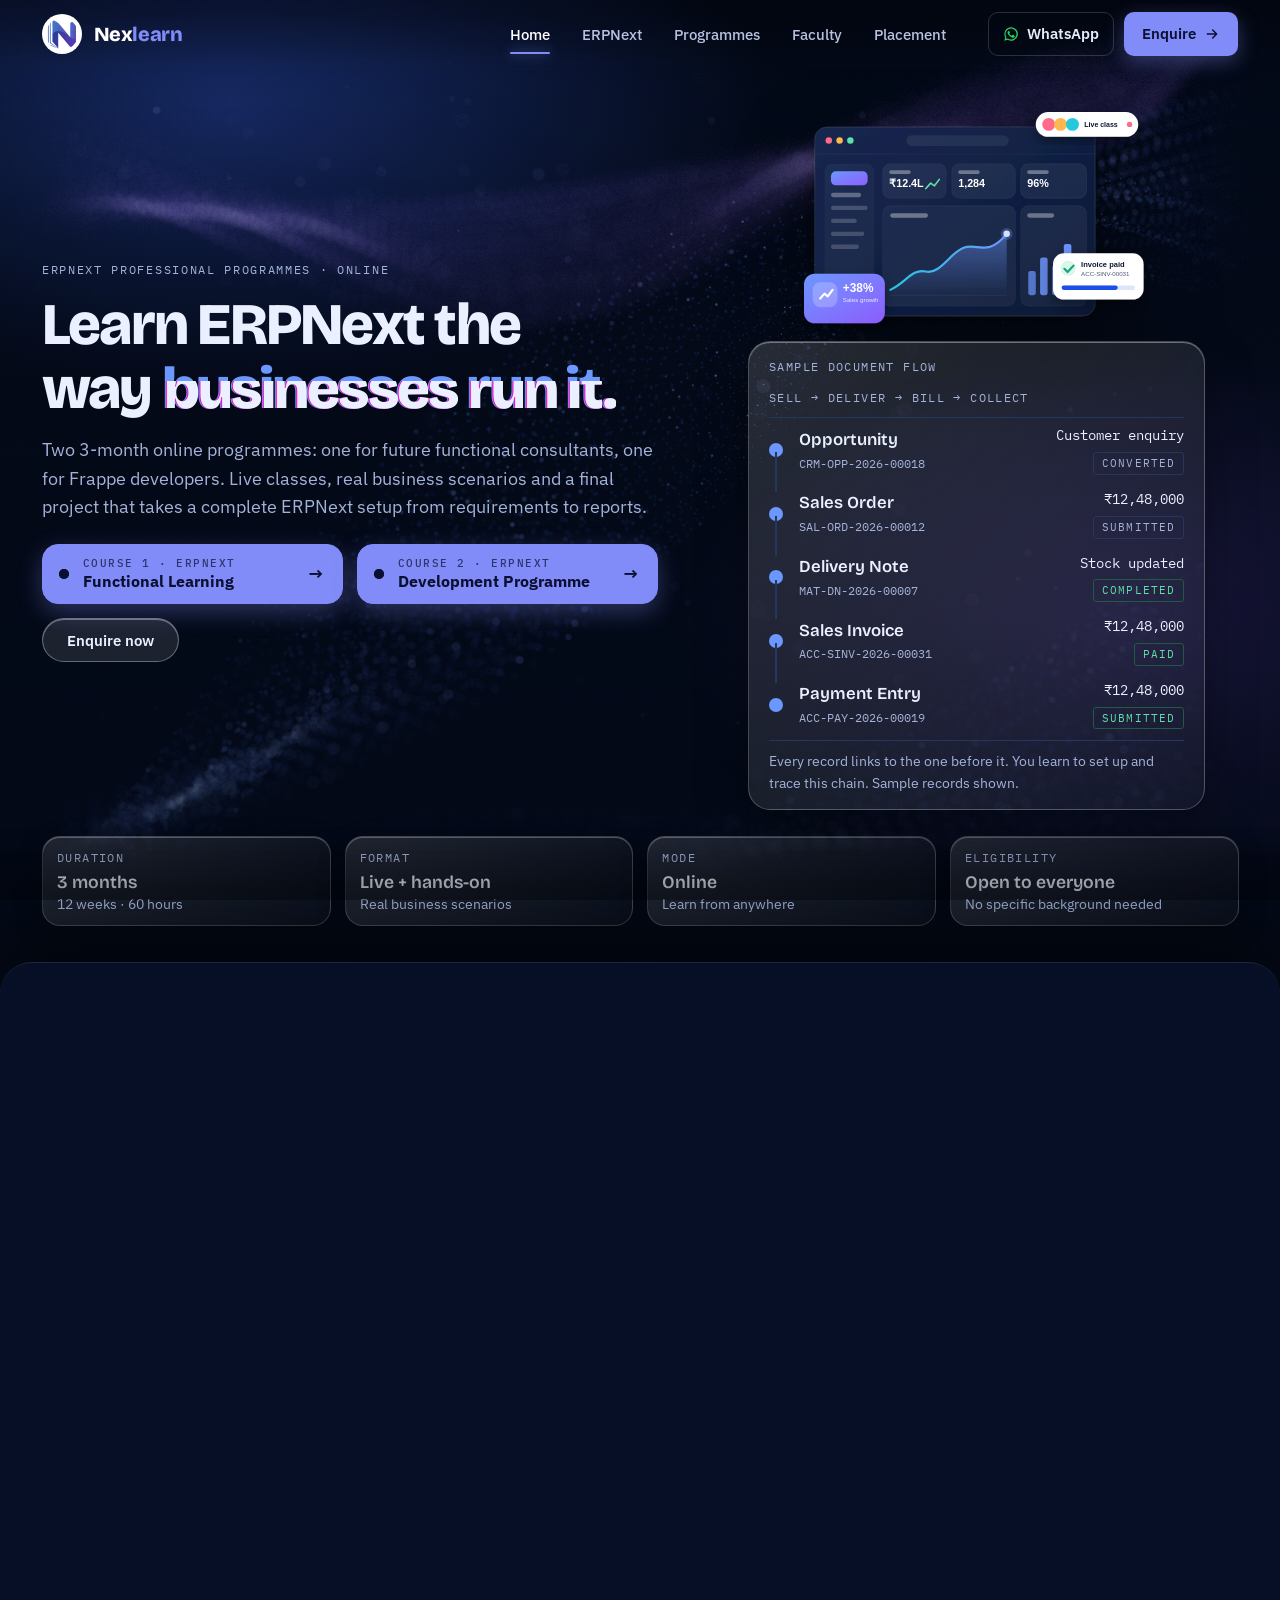
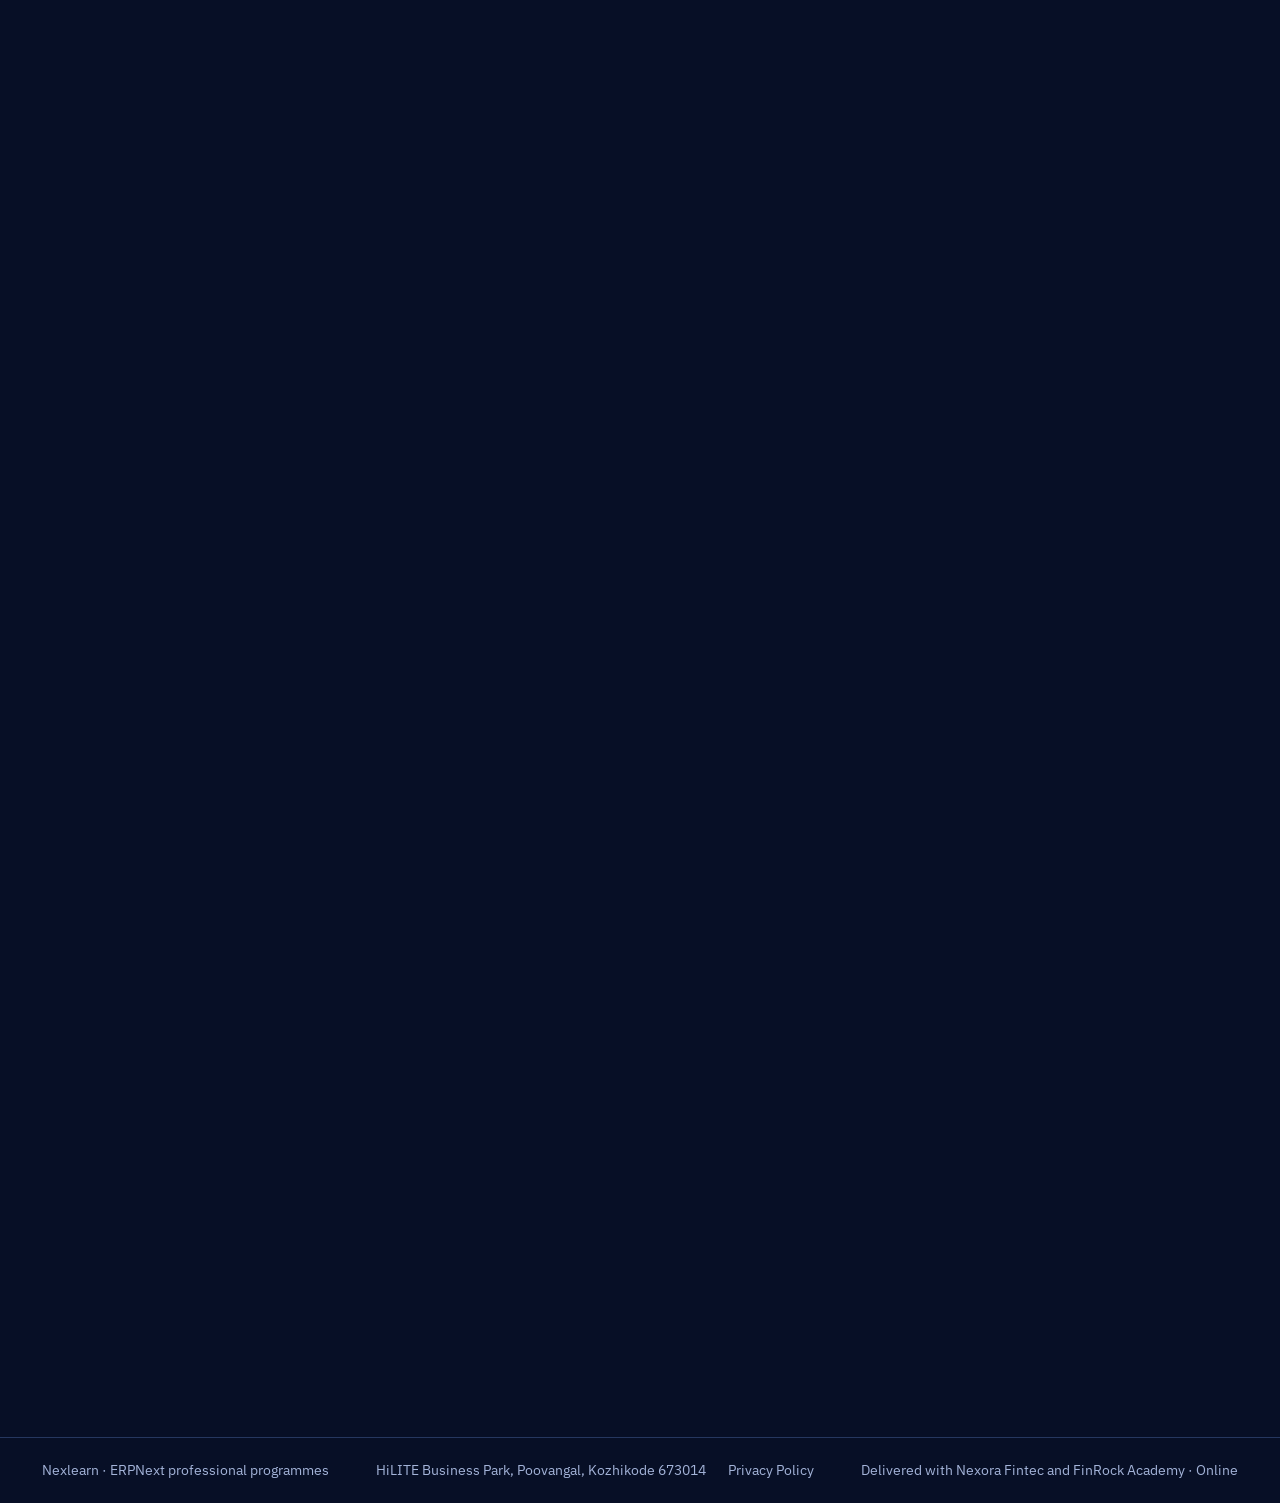
<file: index.html>
<!doctype html>
<html lang="en" data-theme="dark">
<head>
  <meta charset="utf-8">
  <meta name="viewport" content="width=device-width,initial-scale=1,viewport-fit=cover">
  <meta name="claude:viewport-fit-sides" content="cover">
  <meta name="theme-color" content="#040A18">
  <meta name="color-scheme" content="dark">
  <meta name="description" content="Nexlearn — ERPNext professional programmes. Two 3-month online courses: ERPNext Functional Learning and ERPNext Development. Live classes, real business scenarios, placement assistance.">
  <title>Nexlearn · ERPNext Professional Programmes</title>
  <link rel="preconnect" href="https://fonts.googleapis.com">
  <link rel="preconnect" href="https://fonts.gstatic.com" crossorigin>
  <link rel="stylesheet" href="https://fonts.googleapis.com/css2?family=Bricolage+Grotesque:opsz,wght@12..96,500..800&family=IBM+Plex+Sans:wght@400;500;600&family=IBM+Plex+Mono:wght@400;500&display=swap">
  <link rel="icon" href="data:image/svg+xml,%3Csvg xmlns='http://www.w3.org/2000/svg' viewBox='0 0 32 32'%3E%3Crect width='32' height='32' rx='6' fill='%231D4FE8'/%3E%3Cpath d='M9.5 23V9.5L22.5 22.5V9' fill='none' stroke='%23FFFFFF' stroke-width='3' stroke-linecap='round' stroke-linejoin='round'/%3E%3C/svg%3E">
  <link rel="stylesheet" href="assets/css/style.css?v=35">
</head>
<body>
<div class="fibers-bg" id="fibers-bg" aria-hidden="true"></div>
<div class="edge-blur edge-blur--top" aria-hidden="true">
  <div class="eb-layer" style="--blur:5px"></div>
  <div class="eb-layer" style="--blur:14px"></div>
  <div class="eb-layer" style="--blur:28px"></div>
</div>
<div class="edge-blur edge-blur--bottom" aria-hidden="true">
  <div class="eb-layer" style="--blur:5px"></div>
  <div class="eb-layer" style="--blur:14px"></div>
  <div class="eb-layer" style="--blur:28px"></div>
</div>
<header class="site-head" id="site-head">
  <div class="nb-progress" aria-hidden="true"></div>
  <div class="nb-wrap">
    <a class="nb-brand" href="index.html" aria-label="Nexlearn home"><img src="assets/img/nexlearn-mark.png" alt="" width="40" height="40"><span class="nb-name">Nex<b>learn</b></span></a>
    <nav class="nb-nav" aria-label="Main">
      <ul class="nb-list" id="nav-list"><li><a href="index.html" class="nb-link active" aria-current="page">Home</a></li><li><a href="erpnext.html" class="nb-link">ERPNext</a></li><li><a href="programmes.html" class="nb-link">Programmes</a></li><li><a href="faculty.html" class="nb-link">Faculty</a></li><li><a href="placement.html" class="nb-link">Placement</a></li><li class="nb-indicator" aria-hidden="true"></li></ul>
    </nav>
    <div class="nb-actions">
      <a class="nb-wa" href="https://wa.me/919495940468" target="_blank" rel="noopener" aria-label="WhatsApp"><svg viewBox="0 0 24 24" aria-hidden="true"><path d="M12 2a10 10 0 0 0-8.6 15L2 22l5.2-1.4A10 10 0 1 0 12 2zm0 18.2a8.2 8.2 0 0 1-4.2-1.2l-.3-.2-3 .8.8-2.9-.2-.3A8.2 8.2 0 1 1 12 20.2zm4.5-6.1c-.2-.1-1.5-.7-1.7-.8s-.4-.1-.6.1l-.8 1c-.1.2-.3.2-.5.1a6.7 6.7 0 0 1-3.3-2.9c-.2-.4.2-.4.7-1.3.1-.2 0-.3 0-.5l-.8-1.8c-.2-.5-.4-.4-.6-.4h-.5a1 1 0 0 0-.7.3 3 3 0 0 0-.9 2.2 5.2 5.2 0 0 0 1.1 2.7 11.900 11.900 0 0 0 4.600 4c1.700.7 2.400.800 3.200.700a2.700 2.700 0 0 0 1.800-1.300 2.200 2.200 0 0 0 .2-1.300c-.1-.1-.3-.2-.6-.3z"/></svg><span>WhatsApp</span></a>
      <a class="nb-cta" href="enquire.html">Enquire <svg viewBox="0 0 24 24" fill="none" stroke="currentColor" stroke-width="2.2" stroke-linecap="round" stroke-linejoin="round" aria-hidden="true"><path d="M5 12h14M13 6l6 6-6 6"/></svg></a>
    </div>
    <button class="nav-toggle" aria-label="Menu" aria-expanded="false" aria-controls="nav-panel"><span class="nav-toggle-bar"></span><span class="nav-toggle-bar"></span><span class="nav-toggle-bar"></span></button>

    <div class="staggered-menu" id="nav-panel" aria-hidden="true">
      <div class="sm-scrim" aria-hidden="true"></div>
      <div class="sm-prelayers" aria-hidden="true">
        <div class="sm-prelayer" style="background: var(--periwinkle)"></div>
        <div class="sm-prelayer" style="background: rgba(129, 140, 248, 0.30)"></div>
        <div class="sm-prelayer" style="background: var(--band-line)"></div>
      </div>
      <div class="sm-panel">
        <ul class="sm-list" role="list">
          <li><a href="index.html" class="sm-item" data-index="01"><span class="sm-label">Home</span></a></li>
          <li><a href="erpnext.html" class="sm-item" data-index="02"><span class="sm-label">ERPNext</span></a></li>
          <li><a href="programmes.html" class="sm-item" data-index="03"><span class="sm-label">Programmes</span></a></li>
          <li><a href="faculty.html" class="sm-item" data-index="04"><span class="sm-label">Faculty</span></a></li>
          <li><a href="placement.html" class="sm-item" data-index="05"><span class="sm-label">Placement</span></a></li>
          <li><a href="https://wa.me/919495940468" target="_blank" rel="noopener" class="sm-item sm-item-wa" data-index="06"><span class="sm-label">WhatsApp</span></a></li>
          <li><a href="enquire.html" class="sm-item sm-item-cta" data-index="07"><span class="sm-label">Enquire</span></a></li>
        </ul>
      </div>
    </div>
  </div>
</header>

<main>
  <section class="band hero hero-home" aria-labelledby="hero-title">
    <div class="wrap">
      <div class="hero-grid">
        <div>
          <p class="eyebrow">ERPNext professional programmes · Online</p>
          <h1 id="hero-title">Learn ERPNext the way <span class="glitch-text" data-text="businesses run it."><em>businesses run it.</em></span></h1>
          <p class="lead">Two 3-month online programmes: one for future functional consultants, one for Frappe developers. Live classes, real business scenarios and a final project that takes a complete ERPNext setup from requirements to reports.</p>
          <div class="cta-row">
            <a class="btn btn-primary course-btn" href="programmes.html#functional" data-course="functional" style="--n:0"><span class="cb-pulse" aria-hidden="true"></span><span class="cb-label"><small>Course 1 · ERPNext</small>Functional Learning</span><span class="cb-arrow" aria-hidden="true">→</span><span class="cb-badge">Last viewed</span></a>
            <a class="btn btn-primary course-btn" href="programmes.html#development" data-course="development" style="--n:1"><span class="cb-pulse" aria-hidden="true"></span><span class="cb-label"><small>Course 2 · ERPNext</small>Development Programme</span><span class="cb-arrow" aria-hidden="true">→</span><span class="cb-badge">Last viewed</span></a>
            <a class="btn btn-ghost" href="enquire.html">Enquire now</a>
          </div>
        </div>

        <div class="hero-visual">
          <img class="hero-art" src="assets/img/art/hero-dashboard.svg" width="640" height="410" alt="ERPNext dashboard showing sales growth, invoices and a live class" decoding="async" fetchpriority="high">
          <figure class="flow" aria-label="Sample ERPNext document flow from customer enquiry to payment">
            <div class="flow-head"><span>Sample document flow</span><span>Sell → Deliver → Bill → Collect</span></div>
            <ol>
              <li class="doc">
                <span class="node" aria-hidden="true"></span>
                <div><span class="doc-type">Opportunity</span><span class="doc-id">CRM-OPP-2026-00018</span></div>
                <div class="doc-side"><span class="amt">Customer enquiry</span><span class="pill">Converted</span></div>
              </li>
              <li class="doc">
                <span class="node" aria-hidden="true"></span>
                <div><span class="doc-type">Sales Order</span><span class="doc-id">SAL-ORD-2026-00012</span></div>
                <div class="doc-side"><span class="amt">₹12,48,000</span><span class="pill">Submitted</span></div>
              </li>
              <li class="doc">
                <span class="node" aria-hidden="true"></span>
                <div><span class="doc-type">Delivery Note</span><span class="doc-id">MAT-DN-2026-00007</span></div>
                <div class="doc-side"><span class="amt">Stock updated</span><span class="pill ok">Completed</span></div>
              </li>
              <li class="doc">
                <span class="node" aria-hidden="true"></span>
                <div><span class="doc-type">Sales Invoice</span><span class="doc-id">ACC-SINV-2026-00031</span></div>
                <div class="doc-side"><span class="amt">₹12,48,000</span><span class="pill ok">Paid</span></div>
              </li>
              <li class="doc">
                <span class="node" aria-hidden="true"></span>
                <div><span class="doc-type">Payment Entry</span><span class="doc-id">ACC-PAY-2026-00019</span></div>
                <div class="doc-side"><span class="amt">₹12,48,000</span><span class="pill ok">Submitted</span></div>
              </li>
            </ol>
            <figcaption class="flow-foot">Every record links to the one before it. You learn to set up and trace this chain. Sample records shown.</figcaption>
          </figure>
        </div>
      </div>

      <dl class="facts">
        <div><dt>Duration</dt><dd>3 months<small>12 weeks · 60 hours</small></dd></div>
        <div><dt>Format</dt><dd>Live + hands-on<small>Real business scenarios</small></dd></div>
        <div><dt>Mode</dt><dd>Online<small>Learn from anywhere</small></dd></div>
        <div><dt>Eligibility</dt><dd>Open to everyone<small>No specific background needed</small></dd></div>
      </dl>
    </div>
  </section>

  <div class="after-hero">
  <section id="overview" class="reveal reveal-delay-1">
    <div class="wrap">
      <div class="sec-head">
        <p class="eyebrow">Understanding ERPNext</p>
        <h2>One platform for the whole business.</h2>
        <p class="lead">ERPNext is an open-source ERP that connects sales, accounting, inventory, manufacturing, projects and human resources on a single system, so every team works from the same records.</p>
      </div>
      <ul class="modules">
        <li><img class="ico" src="assets/img/art/icon-crm.svg" width="56" height="56" alt="" loading="lazy" decoding="async"><strong>CRM &amp; Sales</strong><span>Manage leads, customers and sales.</span></li>
        <li><img class="ico" src="assets/img/art/icon-purchasing.svg" width="56" height="56" alt="" loading="lazy" decoding="async"><strong>Purchasing</strong><span>Manage suppliers and procurement.</span></li>
        <li><img class="ico" src="assets/img/art/icon-accounting.svg" width="56" height="56" alt="" loading="lazy" decoding="async"><strong>Accounting</strong><span>Simplify finance and compliance.</span></li>
        <li><img class="ico" src="assets/img/art/icon-stock.svg" width="56" height="56" alt="" loading="lazy" decoding="async"><strong>Stock &amp; Inventory</strong><span>Track and manage inventory in real time.</span></li>
        <li><img class="ico" src="assets/img/art/icon-manufacturing.svg" width="56" height="56" alt="" loading="lazy" decoding="async"><strong>Manufacturing</strong><span>Plan production and track quality.</span></li>
        <li><img class="ico" src="assets/img/art/icon-hr.svg" width="56" height="56" alt="" loading="lazy" decoding="async"><strong>Human Resources</strong><span>Manage employees and attendance.</span></li>
        <li><img class="ico" src="assets/img/art/icon-projects.svg" width="56" height="56" alt="" loading="lazy" decoding="async"><strong>Projects</strong><span>Plan, track and deliver projects.</span></li>
      </ul>
      <a class="btn btn-primary" href="erpnext.html">Learn more about ERPNext →</a>
    </div>
  </section>

  <section class="band enquire reveal reveal-delay-2">
    <div class="wrap">
      <div class="enquire-grid">
        <div>
          <p class="eyebrow">Enquiries</p>
          <h2>Take the next step.</h2>
          <p class="lead">Gain practical ERPNext skills and be ready for real-world opportunities. Call or visit to ask about the Functional Learning and Development courses.</p>
          <img class="enquire-art" src="assets/img/art/enquire-art.svg" width="480" height="300" alt="Illustration of enquiry confirmation cards and a weekend class calendar" loading="lazy" decoding="async">
          <p class="batch-info">Next batch starts soon · Weekend classes · Fee details shared after you enquire.</p>
          <a class="btn btn-primary enquire-cta" href="enquire.html">Send us your details →</a>
        </div>
        <dl class="contact">
          <div><dt>Visit</dt><dd><a href="https://www.nexorafintec.com" target="_blank" rel="noopener">www.nexorafintec.com</a></dd></div>
          <div><dt>Phone</dt><dd><span class="line-copy"><a href="tel:+919495940468"><span class="num" id="ph1">+91 9495940468</span></a><a href="https://wa.me/919495940468" target="_blank" rel="noopener" class="wa-pill"><svg viewBox="0 0 24 24" fill="#fff" aria-hidden="true"><path d="M20.54 4.62c-5.65-5.65-14.78-5.65-20.43 0-5.65 5.66-5.65 14.79 0 20.44 2.83 2.83 6.54 4.38 10.22 4.38s7.39-1.55 10.22-4.37c5.65-5.65 5.65-14.78 0-20.43zM12 22c-4.42 0-8-3.58-8-8a7.94 7.94 0 0 1 2.19-5.63l-2.58-1.14a1 1 0 0 1 .6-1.85l3.24 1.66c.59.3 1.25.45 1.89.45.28 0 .57-.08.84-.24l2.93-1.15a7.6 7.6 0 0 0 1.75-2.34l-1.73-3.1a1 1 0 0 1 .29-.95l1.41-1.41c.4-.4 1.08-.22 1.2.19l3.1 1.73a7.6 7.6 0 0 0 2.33 1.75l1.15 2.93c.16.27.24.56.24.84 0 .64-.15 1.3-.45 1.89l-1.66 3.24c-.15.3-.42.58-.85.61a1 1 0 0 1-.53-.11L18 13.82a7.9 7.9 0 0 1-5.63 2.19C8.42 22 4.84 22 4 22a7.94 7.94 0 0 1-5.63-2.19C.2 19.18-.37 15.6 1.01 12.42c.7-1.61 2.1-2.89 3.71-3.44l1.14-2.58a1 1 0 0 1 1.85-.6l1.66 3.24c.3.59.45 1.25.45 1.89 0 .64-.08 1.24-.24 1.84l-1.15 2.93c-.09.27-.24.53-.39.79z"/></svg></a><button type="button" class="copy" data-target="ph1">Copy</button></span></dd></div>
        </dl>
      </div>
    </div>
  </section>

  <section class="location reveal" id="visit" aria-labelledby="visit-title">
    <div class="wrap">
      <div class="loc-grid">
        <div class="loc-info">
          <p class="eyebrow">Visit us</p>
          <h2 id="visit-title">Our office in Kozhikode.</h2>
          <address class="loc-card">
            <span class="loc-pin"><svg viewBox="0 0 24 24" aria-hidden="true"><path d="M12 21s-7-6.2-7-11.5A7 7 0 0 1 19 9.500C19 14.800 12 21 12 21z"/><circle cx="12" cy="9.500" r="2.500"/></svg></span>
            <div><strong>Office No. 2107, 1st Floor, Phase 2</strong>HiLITE Business Park, Poovangal,<br>Pantheeramkavu, Kozhikode,<br>Keralam – 673014</div>
          </address>
          <div class="loc-actions">
            <a class="btn btn-primary" href="https://www.google.com/maps/dir/?api=1&destination=HiLITE+Business+Park,+Poovangal,+Pantheeramkavu,+Kozhikode,+Kerala+673014" target="_blank" rel="noopener">Get directions →</a>
            <a class="btn btn-ghost" href="https://www.google.com/maps/search/?api=1&query=HiLITE+Business+Park,+Poovangal,+Pantheeramkavu,+Kozhikode,+Kerala+673014" target="_blank" rel="noopener">Open in Google Maps</a>
          </div>
        </div>
        <div class="loc-map">
          <iframe title="Map showing the Nexlearn office at HiLITE Business Park, Poovangal, Kozhikode" src="https://www.google.com/maps?q=HiLITE+Business+Park,+Poovangal,+Pantheeramkavu,+Kozhikode,+Kerala+673014&output=embed" loading="lazy" referrerpolicy="no-referrer-when-downgrade" allowfullscreen></iframe>
        </div>
      </div>
    </div>
  </section>
  </div>
</main>

<footer>
  <div class="wrap">
    <span>Nexlearn · ERPNext professional programmes</span>
    <span class="foot-links"><a class="foot-addr" href="#visit">HiLITE Business Park, Poovangal, Kozhikode 673014</a><a class="foot-addr" href="privacy.html">Privacy Policy</a></span>
    <span>Delivered with Nexora Fintec and FinRock Academy · Online</span>
  </div>
</footer>
  <script src="assets/js/ghost-fibers.js" defer></script>
  <script src="assets/js/script.js?v=21" defer></script>
</body>
</html>
</file>
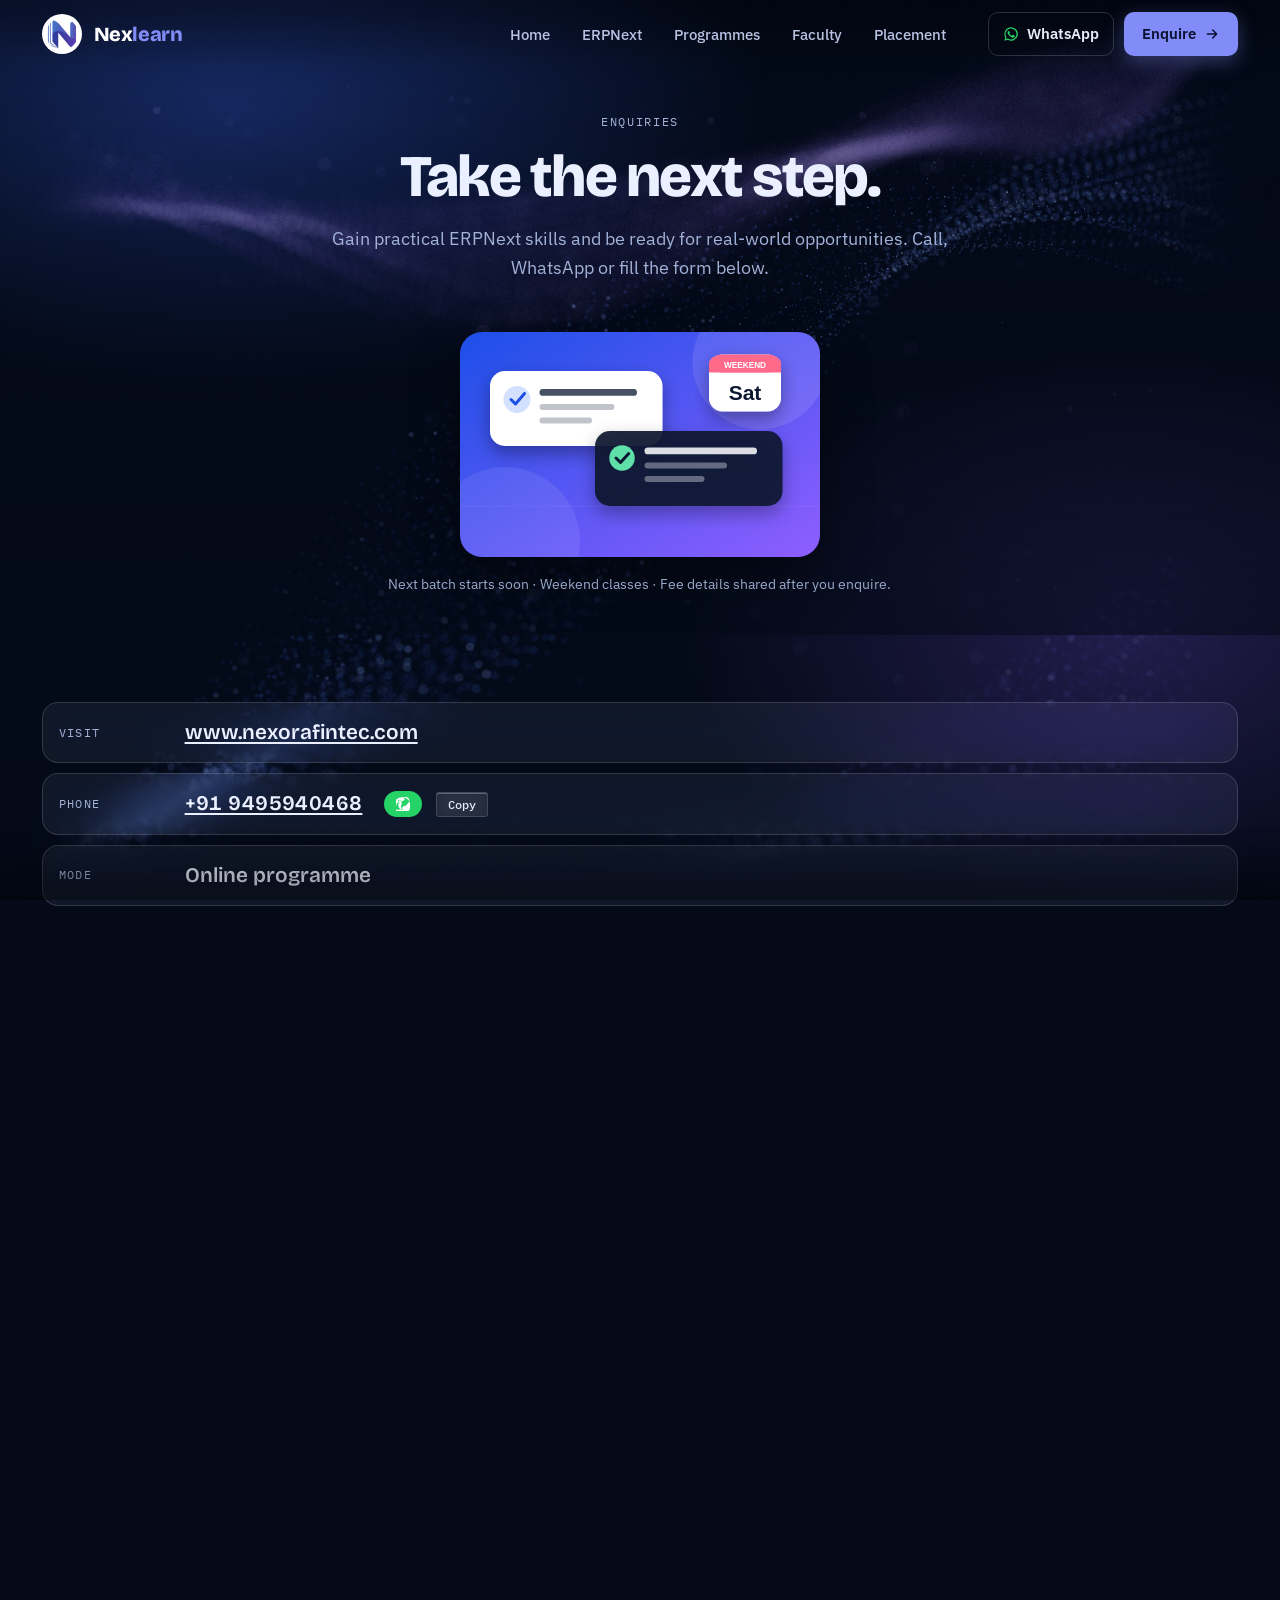
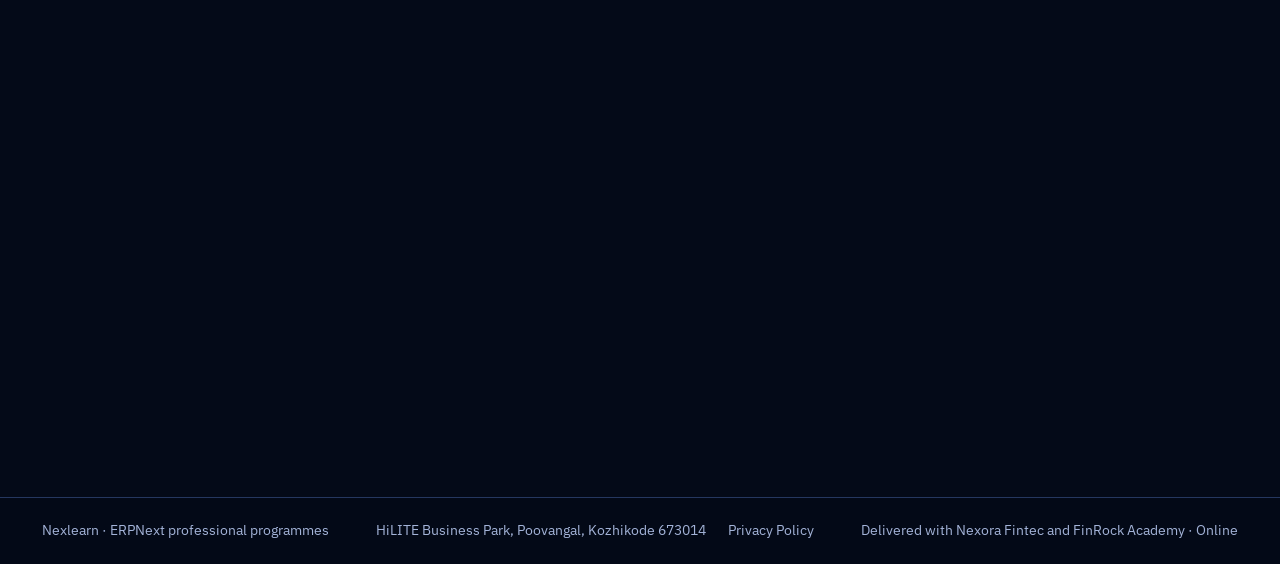
<file: enquire.html>
<!doctype html>
<html lang="en" data-theme="dark">
<head>
  <meta charset="utf-8">
  <meta name="viewport" content="width=device-width,initial-scale=1,viewport-fit=cover">
  <meta name="claude:viewport-fit-sides" content="cover">
  <meta name="theme-color" content="#040A18">
  <meta name="color-scheme" content="dark">
  <meta name="description" content="Send us your enquiry about Nexlearn ERPNext programmes. Call, WhatsApp or fill the form.">
  <title>Enquire · Nexlearn</title>
  <link rel="preconnect" href="https://fonts.googleapis.com">
  <link rel="preconnect" href="https://fonts.gstatic.com" crossorigin>
  <link rel="stylesheet" href="https://fonts.googleapis.com/css2?family=Bricolage+Grotesque:opsz,wght@12..96,500..800&family=IBM+Plex+Sans:wght@400;500;600&family=IBM+Plex+Mono:wght@400;500&display=swap">
  <link rel="icon" href="data:image/svg+xml,%3Csvg xmlns='http://www.w3.org/2000/svg' viewBox='0 0 32 32'%3E%3Crect width='32' height='32' rx='6' fill='%231D4FE8'/%3E%3Cpath d='M9.5 23V9.5L22.5 22.5V9' fill='none' stroke='%23FFFFFF' stroke-width='3' stroke-linecap='round' stroke-linejoin='round'/%3E%3C/svg%3E">
  <link rel="stylesheet" href="assets/css/style.css?v=35">
</head>
<body>
<div class="fibers-bg" id="fibers-bg" aria-hidden="true"></div>
<div class="edge-blur edge-blur--top" aria-hidden="true">
  <div class="eb-layer" style="--blur:5px"></div>
  <div class="eb-layer" style="--blur:14px"></div>
  <div class="eb-layer" style="--blur:28px"></div>
</div>
<div class="edge-blur edge-blur--bottom" aria-hidden="true">
  <div class="eb-layer" style="--blur:5px"></div>
  <div class="eb-layer" style="--blur:14px"></div>
  <div class="eb-layer" style="--blur:28px"></div>
</div>
<header class="site-head" id="site-head">
  <div class="nb-progress" aria-hidden="true"></div>
  <div class="nb-wrap">
    <a class="nb-brand" href="index.html" aria-label="Nexlearn home"><img src="assets/img/nexlearn-mark.png" alt="" width="40" height="40"><span class="nb-name">Nex<b>learn</b></span></a>
    <nav class="nb-nav" aria-label="Main">
      <ul class="nb-list" id="nav-list"><li><a href="index.html" class="nb-link">Home</a></li><li><a href="erpnext.html" class="nb-link">ERPNext</a></li><li><a href="programmes.html" class="nb-link">Programmes</a></li><li><a href="faculty.html" class="nb-link">Faculty</a></li><li><a href="placement.html" class="nb-link">Placement</a></li><li class="nb-indicator" aria-hidden="true"></li></ul>
    </nav>
    <div class="nb-actions">
      <a class="nb-wa" href="https://wa.me/919495940468" target="_blank" rel="noopener" aria-label="WhatsApp"><svg viewBox="0 0 24 24" aria-hidden="true"><path d="M12 2a10 10 0 0 0-8.6 15L2 22l5.2-1.4A10 10 0 1 0 12 2zm0 18.2a8.2 8.2 0 0 1-4.2-1.2l-.3-.2-3 .8.8-2.9-.2-.3A8.2 8.2 0 1 1 12 20.2zm4.5-6.1c-.2-.1-1.5-.7-1.7-.8s-.4-.1-.6.1l-.8 1c-.1.2-.3.2-.5.1a6.7 6.7 0 0 1-3.3-2.9c-.2-.4.2-.4.7-1.3.1-.2 0-.3 0-.5l-.8-1.8c-.2-.5-.4-.4-.6-.4h-.5a1 1 0 0 0-.7.3 3 3 0 0 0-.9 2.2 5.2 5.2 0 0 0 1.1 2.7 11.900 11.900 0 0 0 4.600 4c1.700.7 2.400.800 3.200.700a2.700 2.700 0 0 0 1.800-1.300 2.200 2.200 0 0 0 .2-1.300c-.1-.1-.3-.2-.6-.3z"/></svg><span>WhatsApp</span></a>
      <a class="nb-cta" href="enquire.html">Enquire <svg viewBox="0 0 24 24" fill="none" stroke="currentColor" stroke-width="2.2" stroke-linecap="round" stroke-linejoin="round" aria-hidden="true"><path d="M5 12h14M13 6l6 6-6 6"/></svg></a>
    </div>
    <button class="nav-toggle" aria-label="Menu" aria-expanded="false" aria-controls="nav-panel"><span class="nav-toggle-bar"></span><span class="nav-toggle-bar"></span><span class="nav-toggle-bar"></span></button>

    <div class="staggered-menu" id="nav-panel" aria-hidden="true">
      <div class="sm-scrim" aria-hidden="true"></div>
      <div class="sm-prelayers" aria-hidden="true">
        <div class="sm-prelayer" style="background: var(--periwinkle)"></div>
        <div class="sm-prelayer" style="background: rgba(129, 140, 248, 0.30)"></div>
        <div class="sm-prelayer" style="background: var(--band-line)"></div>
      </div>
      <div class="sm-panel">
        <ul class="sm-list" role="list">
          <li><a href="index.html" class="sm-item" data-index="01"><span class="sm-label">Home</span></a></li>
          <li><a href="erpnext.html" class="sm-item" data-index="02"><span class="sm-label">ERPNext</span></a></li>
          <li><a href="programmes.html" class="sm-item" data-index="03"><span class="sm-label">Programmes</span></a></li>
          <li><a href="faculty.html" class="sm-item" data-index="04"><span class="sm-label">Faculty</span></a></li>
          <li><a href="placement.html" class="sm-item" data-index="05"><span class="sm-label">Placement</span></a></li>
          <li><a href="https://wa.me/919495940468" target="_blank" rel="noopener" class="sm-item sm-item-wa" data-index="06"><span class="sm-label">WhatsApp</span></a></li>
          <li><a href="enquire.html" class="sm-item sm-item-cta" data-index="07"><span class="sm-label">Enquire</span></a></li>
        </ul>
      </div>
    </div>
  </div>
</header>

<main>
  <section class="band hero reveal center-hero" aria-labelledby="page-title">
    <div class="wrap">
      <div class="hero-grid">
        <div>
          <p class="eyebrow">Enquiries</p>
          <h1 id="page-title">Take the next step.</h1>
          <p class="lead">Gain practical ERPNext skills and be ready for real-world opportunities. Call, WhatsApp or fill the form below.</p>
          <img class="enquire-art" src="assets/img/art/enquire-art.svg" width="480" height="300" alt="Illustration of enquiry confirmation cards and a weekend class calendar" loading="lazy" decoding="async">
          <p class="batch-info">Next batch starts soon · Weekend classes · Fee details shared after you enquire.</p>
        </div>
      </div>
    </div>
  </section>

  <section class="reveal reveal-delay-1">
    <div class="wrap">
      <dl class="contact">
        <div><dt>Visit</dt><dd><a href="https://www.nexorafintec.com" target="_blank" rel="noopener">www.nexorafintec.com</a></dd></div>
        <div>
          <dt>Phone</dt>
          <dd>
            <span class="line-copy"><a href="tel:+919495940468"><span class="num" id="ph1">+91 9495940468</span></a><a href="https://wa.me/919495940468" target="_blank" rel="noopener" class="wa-pill"><svg viewBox="0 0 24 24" fill="#fff" aria-hidden="true"><path d="M20.54 4.62c-5.65-5.65-14.78-5.65-20.43 0-5.65 5.66-5.65 14.79 0 20.44 2.83 2.83 6.54 4.38 10.22 4.38s7.39-1.55 10.22-4.37c5.65-5.65 5.65-14.78 0-20.43zM12 22c-4.42 0-8-3.58-8-8a7.94 7.94 0 0 1 2.19-5.63l-2.58-1.14a1 1 0 0 1 .6-1.85l3.24 1.66c.59.3 1.25.45 1.89.45.28 0 .57-.08.84-.24l2.93-1.15a7.6 7.6 0 0 0 1.75-2.34l-1.73-3.1a1 1 0 0 1 .29-.95l1.41-1.41c.4-.4 1.08-.22 1.2.19l3.1 1.73a7.6 7.6 0 0 0 2.33 1.75l1.15 2.93c.16.27.24.56.24.84 0 .64-.15 1.3-.45 1.89l-1.66 3.24c-.15.3-.42.58-.85.61a1 1 0 0 1-.53-.11L18 13.82a7.9 7.9 0 0 1-5.63 2.19C8.42 22 4.84 22 4 22a7.94 7.94 0 0 1-5.63-2.19C.2 19.18-.37 15.6 1.01 12.42c.7-1.61 2.1-2.89 3.71-3.44l1.14-2.58a1 1 0 0 1 1.85-.6l1.66 3.24c.3.59.45 1.25.45 1.89 0 .64-.08 1.24-.24 1.84l-1.15 2.93c-.09.27-.24.53-.39.79z"/></svg></a><button type="button" class="copy" data-target="ph1">Copy</button></span>
          </dd>
        </div>
        <div><dt>Mode</dt><dd>Online programme</dd></div>
      </dl>
    </div>
  </section>

  <section class="band reveal reveal-delay-2">
    <div class="wrap">
      <form class="enquire-form" name="enquiry" method="POST" action="https://formspree.io/f/your-form-id-here" novalidate>
        <!-- Replace the action above with your Formspree/Netlify endpoint to receive submissions. -->
        <div class="sec-head" style="margin-bottom:24px">
          <p class="eyebrow">Send us your details</p>
          <h2 style="margin:0 0 8px">We'll get back within one working day.</h2>
        </div>
        <div class="form-grid">
          <div>
            <label for="enq-name">Full name <span class="req" style="color:var(--accent)">*</span></label>
            <input type="text" id="enq-name" name="name" required placeholder="e.g. Aarti Sharma">
          </div>
          <div>
            <label for="enq-phone">WhatsApp phone <span class="req" style="color:var(--accent)">*</span></label>
            <input type="tel" id="enq-phone" name="phone" required placeholder="+91 98765 43210">
          </div>
          <div style="grid-column:1 / -1">
            <label for="enq-track">Course you're interested in</label>
            <div class="glide-select">
              <select id="enq-track" name="track">
                <option value="">Let us help you decide</option>
                <option value="functional">ERPNext Functional Learning</option>
                <option value="development">ERPNext Development Programme</option>
              </select>
            </div>
          </div>
          <div style="grid-column:1 / -1">
            <label for="enq-message">Message</label>
            <textarea id="enq-message" name="message" rows="4" placeholder="Tell us your background and when you'd like to start."></textarea>
          </div>
          <p class="consent-note" style="grid-column:1 / -1">By sending this form you agree that we may contact you about your enquiry, as described in our <a href="privacy.html">Privacy Policy</a>.</p>
          <div style="grid-column:1 / -1; display:flex; gap:10px; align-items:flex-start">
            <button type="submit" class="btn btn-primary">Send enquiry</button>
            <div id="enq-toast" class="swipe-toast"></div>
          </div>
        </div>
      </form>
    </div>
  </section>

  <section class="location reveal" id="visit" aria-labelledby="visit-title">
    <div class="wrap">
      <div class="loc-grid">
        <div class="loc-info">
          <p class="eyebrow">Visit us</p>
          <h2 id="visit-title">Our office in Kozhikode.</h2>
          <address class="loc-card">
            <span class="loc-pin"><svg viewBox="0 0 24 24" aria-hidden="true"><path d="M12 21s-7-6.2-7-11.5A7 7 0 0 1 19 9.500C19 14.800 12 21 12 21z"/><circle cx="12" cy="9.500" r="2.500"/></svg></span>
            <div><strong>Office No. 2107, 1st Floor, Phase 2</strong>HiLITE Business Park, Poovangal,<br>Pantheeramkavu, Kozhikode,<br>Keralam – 673014</div>
          </address>
          <div class="loc-actions">
            <a class="btn btn-primary" href="https://www.google.com/maps/dir/?api=1&destination=HiLITE+Business+Park,+Poovangal,+Pantheeramkavu,+Kozhikode,+Kerala+673014" target="_blank" rel="noopener">Get directions →</a>
            <a class="btn btn-ghost" href="https://www.google.com/maps/search/?api=1&query=HiLITE+Business+Park,+Poovangal,+Pantheeramkavu,+Kozhikode,+Kerala+673014" target="_blank" rel="noopener">Open in Google Maps</a>
          </div>
        </div>
        <div class="loc-map">
          <iframe title="Map showing the Nexlearn office at HiLITE Business Park, Poovangal, Kozhikode" src="https://www.google.com/maps?q=HiLITE+Business+Park,+Poovangal,+Pantheeramkavu,+Kozhikode,+Kerala+673014&output=embed" loading="lazy" referrerpolicy="no-referrer-when-downgrade" allowfullscreen></iframe>
        </div>
      </div>
    </div>
  </section>
</main>

<footer>
  <div class="wrap">
    <span>Nexlearn · ERPNext professional programmes</span>
    <span class="foot-links"><a class="foot-addr" href="#visit">HiLITE Business Park, Poovangal, Kozhikode 673014</a><a class="foot-addr" href="privacy.html">Privacy Policy</a></span>
    <span>Delivered with Nexora Fintec and FinRock Academy · Online</span>
  </div>
</footer>
  <script src="assets/js/ghost-fibers.js" defer></script>
  <script src="assets/js/script.js?v=21" defer></script>
</body>
</html>
</file>
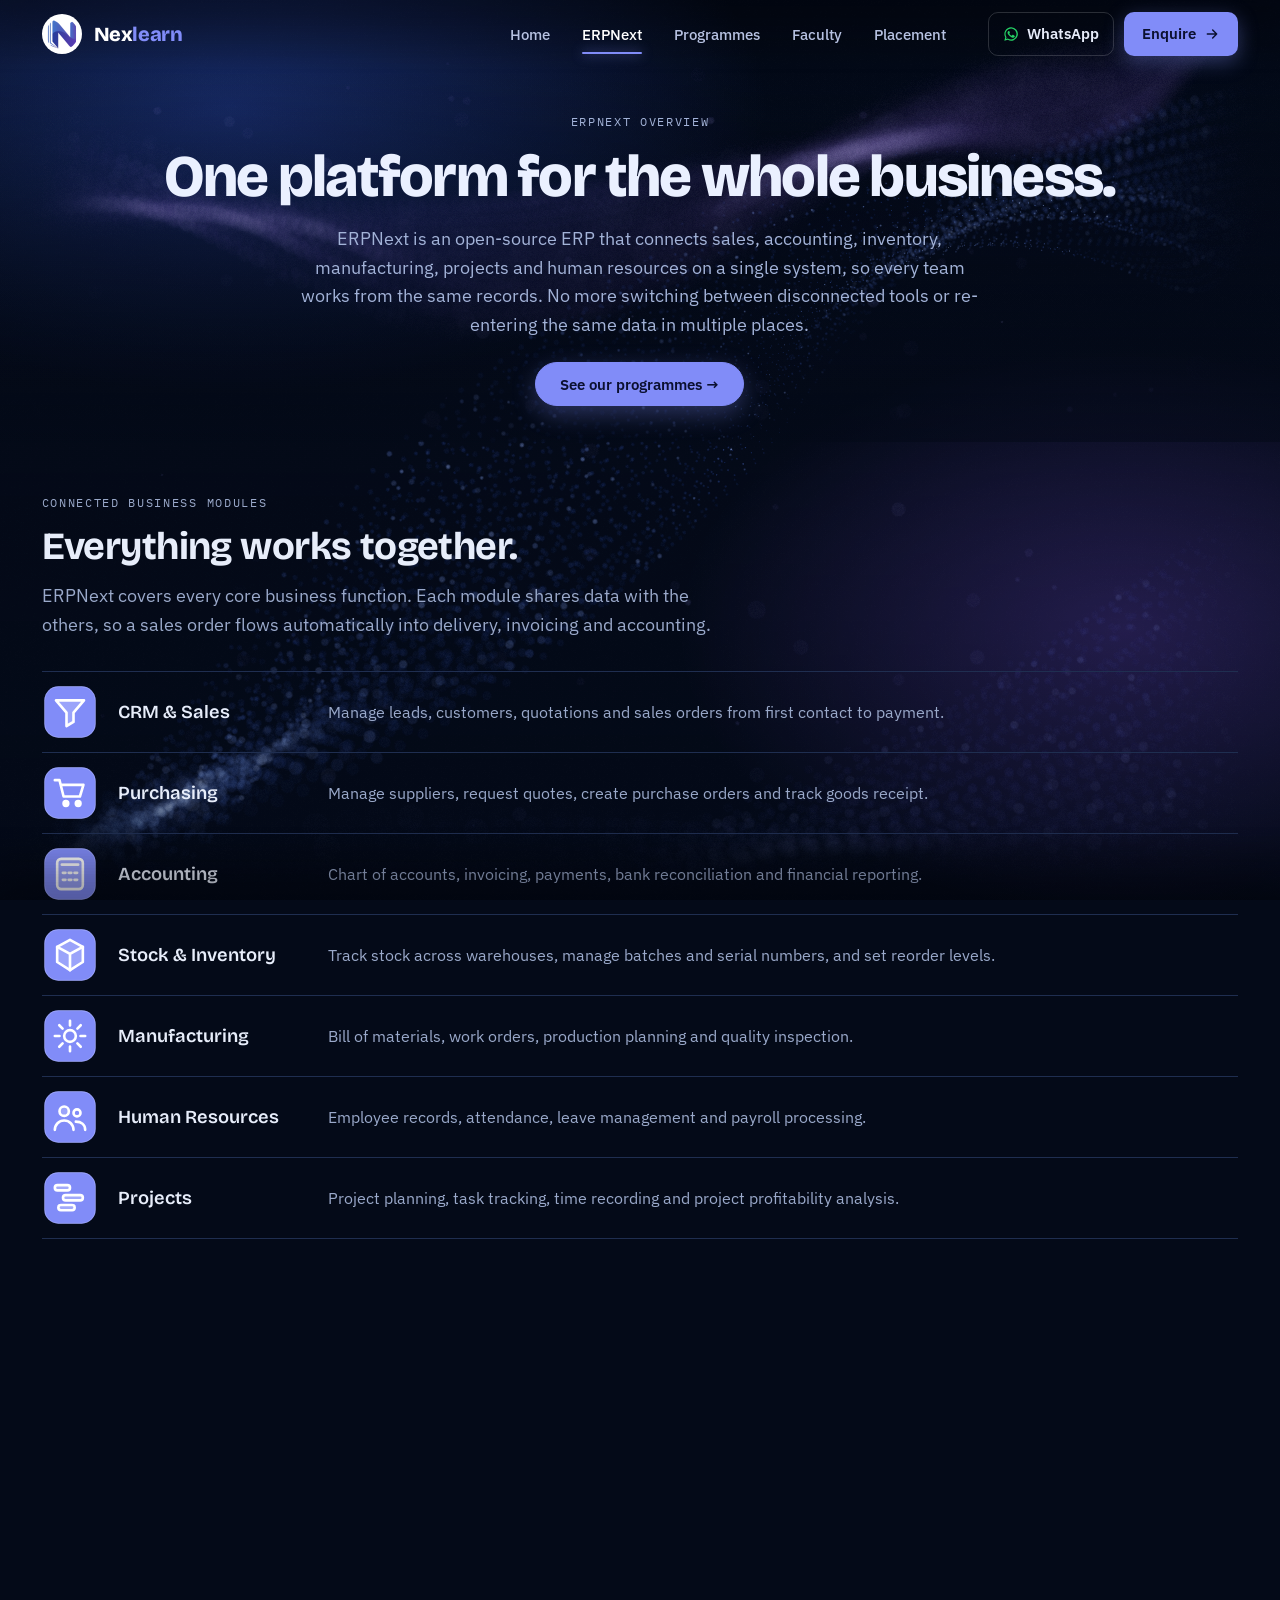
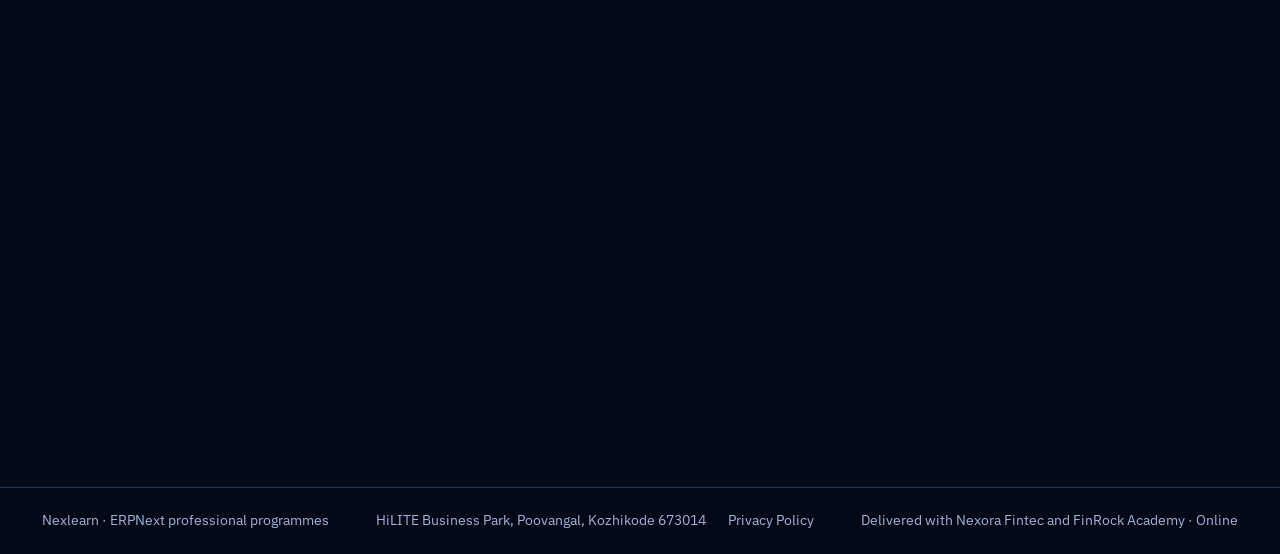
<file: erpnext.html>
<!doctype html>
<html lang="en" data-theme="dark">
<head>
  <meta charset="utf-8">
  <meta name="viewport" content="width=device-width,initial-scale=1,viewport-fit=cover">
  <meta name="claude:viewport-fit-sides" content="cover">
  <meta name="theme-color" content="#040A18">
  <meta name="color-scheme" content="dark">
  <meta name="description" content="ERPNext overview — open-source ERP connecting sales, accounting, inventory, manufacturing, projects and human resources on a single system.">
  <title>ERPNext · Nexlearn</title>
  <link rel="preconnect" href="https://fonts.googleapis.com">
  <link rel="preconnect" href="https://fonts.gstatic.com" crossorigin>
  <link rel="stylesheet" href="https://fonts.googleapis.com/css2?family=Bricolage+Grotesque:opsz,wght@12..96,500..800&family=IBM+Plex+Sans:wght@400;500;600&family=IBM+Plex+Mono:wght@400;500&display=swap">
  <link rel="icon" href="data:image/svg+xml,%3Csvg xmlns='http://www.w3.org/2000/svg' viewBox='0 0 32 32'%3E%3Crect width='32' height='32' rx='6' fill='%231D4FE8'/%3E%3Cpath d='M9.5 23V9.5L22.5 22.5V9' fill='none' stroke='%23FFFFFF' stroke-width='3' stroke-linecap='round' stroke-linejoin='round'/%3E%3C/svg%3E">
  <link rel="stylesheet" href="assets/css/style.css?v=35">
</head>
<body>
<div class="fibers-bg" id="fibers-bg" aria-hidden="true"></div>
<div class="edge-blur edge-blur--top" aria-hidden="true">
  <div class="eb-layer" style="--blur:5px"></div>
  <div class="eb-layer" style="--blur:14px"></div>
  <div class="eb-layer" style="--blur:28px"></div>
</div>
<div class="edge-blur edge-blur--bottom" aria-hidden="true">
  <div class="eb-layer" style="--blur:5px"></div>
  <div class="eb-layer" style="--blur:14px"></div>
  <div class="eb-layer" style="--blur:28px"></div>
</div>
<header class="site-head" id="site-head">
  <div class="nb-progress" aria-hidden="true"></div>
  <div class="nb-wrap">
    <a class="nb-brand" href="index.html" aria-label="Nexlearn home"><img src="assets/img/nexlearn-mark.png" alt="" width="40" height="40"><span class="nb-name">Nex<b>learn</b></span></a>
    <nav class="nb-nav" aria-label="Main">
      <ul class="nb-list" id="nav-list"><li><a href="index.html" class="nb-link">Home</a></li><li><a href="erpnext.html" class="nb-link active" aria-current="page">ERPNext</a></li><li><a href="programmes.html" class="nb-link">Programmes</a></li><li><a href="faculty.html" class="nb-link">Faculty</a></li><li><a href="placement.html" class="nb-link">Placement</a></li><li class="nb-indicator" aria-hidden="true"></li></ul>
    </nav>
    <div class="nb-actions">
      <a class="nb-wa" href="https://wa.me/919495940468" target="_blank" rel="noopener" aria-label="WhatsApp"><svg viewBox="0 0 24 24" aria-hidden="true"><path d="M12 2a10 10 0 0 0-8.6 15L2 22l5.2-1.4A10 10 0 1 0 12 2zm0 18.2a8.2 8.2 0 0 1-4.2-1.2l-.3-.2-3 .8.8-2.9-.2-.3A8.2 8.2 0 1 1 12 20.2zm4.5-6.1c-.2-.1-1.5-.7-1.7-.8s-.4-.1-.6.1l-.8 1c-.1.2-.3.2-.5.1a6.7 6.7 0 0 1-3.3-2.9c-.2-.4.2-.4.7-1.3.1-.2 0-.3 0-.5l-.8-1.8c-.2-.5-.4-.4-.6-.4h-.5a1 1 0 0 0-.7.3 3 3 0 0 0-.9 2.2 5.2 5.2 0 0 0 1.1 2.7 11.900 11.900 0 0 0 4.600 4c1.700.7 2.400.800 3.200.700a2.700 2.700 0 0 0 1.800-1.300 2.200 2.200 0 0 0 .2-1.300c-.1-.1-.3-.2-.6-.3z"/></svg><span>WhatsApp</span></a>
      <a class="nb-cta" href="enquire.html">Enquire <svg viewBox="0 0 24 24" fill="none" stroke="currentColor" stroke-width="2.2" stroke-linecap="round" stroke-linejoin="round" aria-hidden="true"><path d="M5 12h14M13 6l6 6-6 6"/></svg></a>
    </div>
    <button class="nav-toggle" aria-label="Menu" aria-expanded="false" aria-controls="nav-panel"><span class="nav-toggle-bar"></span><span class="nav-toggle-bar"></span><span class="nav-toggle-bar"></span></button>

    <div class="staggered-menu" id="nav-panel" aria-hidden="true">
      <div class="sm-scrim" aria-hidden="true"></div>
      <div class="sm-prelayers" aria-hidden="true">
        <div class="sm-prelayer" style="background: var(--periwinkle)"></div>
        <div class="sm-prelayer" style="background: rgba(129, 140, 248, 0.30)"></div>
        <div class="sm-prelayer" style="background: var(--band-line)"></div>
      </div>
      <div class="sm-panel">
        <ul class="sm-list" role="list">
          <li><a href="index.html" class="sm-item" data-index="01"><span class="sm-label">Home</span></a></li>
          <li><a href="erpnext.html" class="sm-item" data-index="02"><span class="sm-label">ERPNext</span></a></li>
          <li><a href="programmes.html" class="sm-item" data-index="03"><span class="sm-label">Programmes</span></a></li>
          <li><a href="faculty.html" class="sm-item" data-index="04"><span class="sm-label">Faculty</span></a></li>
          <li><a href="placement.html" class="sm-item" data-index="05"><span class="sm-label">Placement</span></a></li>
          <li><a href="https://wa.me/919495940468" target="_blank" rel="noopener" class="sm-item sm-item-wa" data-index="06"><span class="sm-label">WhatsApp</span></a></li>
          <li><a href="enquire.html" class="sm-item sm-item-cta" data-index="07"><span class="sm-label">Enquire</span></a></li>
        </ul>
      </div>
    </div>
  </div>
</header>

<main>
  <section class="band hero reveal center-hero" aria-labelledby="page-title">
    <div class="wrap">
      <div class="hero-grid">
        <div>
          <p class="eyebrow">ERPNext overview</p>
          <h1 id="page-title">One platform for the whole business.</h1>
          <p class="lead">ERPNext is an open-source ERP that connects sales, accounting, inventory, manufacturing, projects and human resources on a single system, so every team works from the same records. No more switching between disconnected tools or re-entering the same data in multiple places.</p>
          <a class="btn btn-primary" href="programmes.html">See our programmes →</a>
        </div>
      </div>
    </div>
  </section>

  <section class="reveal reveal-delay-1">
    <div class="wrap">
      <div class="sec-head">
        <p class="eyebrow">Connected business modules</p>
        <h2>Everything works together.</h2>
        <p class="lead">ERPNext covers every core business function. Each module shares data with the others, so a sales order flows automatically into delivery, invoicing and accounting.</p>
      </div>
      <ul class="modules">
        <li><img class="ico" src="assets/img/art/icon-crm.svg" width="56" height="56" alt="" loading="lazy" decoding="async"><strong>CRM &amp; Sales</strong><span>Manage leads, customers, quotations and sales orders from first contact to payment.</span></li>
        <li><img class="ico" src="assets/img/art/icon-purchasing.svg" width="56" height="56" alt="" loading="lazy" decoding="async"><strong>Purchasing</strong><span>Manage suppliers, request quotes, create purchase orders and track goods receipt.</span></li>
        <li><img class="ico" src="assets/img/art/icon-accounting.svg" width="56" height="56" alt="" loading="lazy" decoding="async"><strong>Accounting</strong><span>Chart of accounts, invoicing, payments, bank reconciliation and financial reporting.</span></li>
        <li><img class="ico" src="assets/img/art/icon-stock.svg" width="56" height="56" alt="" loading="lazy" decoding="async"><strong>Stock &amp; Inventory</strong><span>Track stock across warehouses, manage batches and serial numbers, and set reorder levels.</span></li>
        <li><img class="ico" src="assets/img/art/icon-manufacturing.svg" width="56" height="56" alt="" loading="lazy" decoding="async"><strong>Manufacturing</strong><span>Bill of materials, work orders, production planning and quality inspection.</span></li>
        <li><img class="ico" src="assets/img/art/icon-hr.svg" width="56" height="56" alt="" loading="lazy" decoding="async"><strong>Human Resources</strong><span>Employee records, attendance, leave management and payroll processing.</span></li>
        <li><img class="ico" src="assets/img/art/icon-projects.svg" width="56" height="56" alt="" loading="lazy" decoding="async"><strong>Projects</strong><span>Project planning, task tracking, time recording and project profitability analysis.</span></li>
      </ul>
    </div>
  </section>

  <section class="band reveal reveal-delay-2" id="adoption">
    <div class="wrap">
      <div class="sec-head">
        <p class="eyebrow">Industry adoption</p>
        <h2>Trusted by diverse organisations.</h2>
        <p class="lead">ERPNext is used by organisations worldwide, from startups to enterprises, across manufacturing, retail, healthcare, construction and agriculture.</p>
      </div>
      <div class="adopt-head">
        <div class="big-stat"><span class="count-up reveal reveal-delay-1" data-count="100000" data-suffix="+">0</span><small>organisations worldwide</small></div>
      </div>
      <div class="table-scroll">
        <table class="adopt">
          <thead><tr><th>Organisation</th><th>Sector</th><th>Uses ERPNext for</th></tr></thead>
          <tbody>
            <tr><th scope="row">Zerodha</th><td>Financial services</td><td>HR and back-office operations</td></tr>
            <tr><th scope="row">Teabox</th><td>E-commerce / Retail</td><td>Inventory, purchasing and sales</td></tr>
            <tr><th scope="row">Sapcon Instruments</th><td>Manufacturing</td><td>Manufacturing, inventory and quality management</td></tr>
            <tr><th scope="row">CERHI</th><td>Healthcare / Social impact</td><td>Projects, finance and human resources</td></tr>
            <tr><th scope="row">Talayana</th><td>Agriculture / Food processing</td><td>Procurement, production and distribution</td></tr>
            <tr><th scope="row">Various SMEs</th><td>Construction / Engineering</td><td>End-to-end operations management</td></tr>
          </tbody>
        </table>
      </div>
      <p class="industries">Manufacturing · Retail &amp; Distribution · Healthcare · Construction · Agriculture · and more</p>
      <a class="btn btn-primary" href="programmes.html">Start learning ERPNext →</a>
    </div>
  </section>
</main>

<footer>
  <div class="wrap">
    <span>Nexlearn · ERPNext professional programmes</span>
    <span class="foot-links"><a class="foot-addr" href="index.html#visit">HiLITE Business Park, Poovangal, Kozhikode 673014</a><a class="foot-addr" href="privacy.html">Privacy Policy</a></span>
    <span>Delivered with Nexora Fintec and FinRock Academy · Online</span>
  </div>
</footer>
  <script src="assets/js/ghost-fibers.js" defer></script>
  <script src="assets/js/script.js?v=21" defer></script>
</body>
</html>
</file>
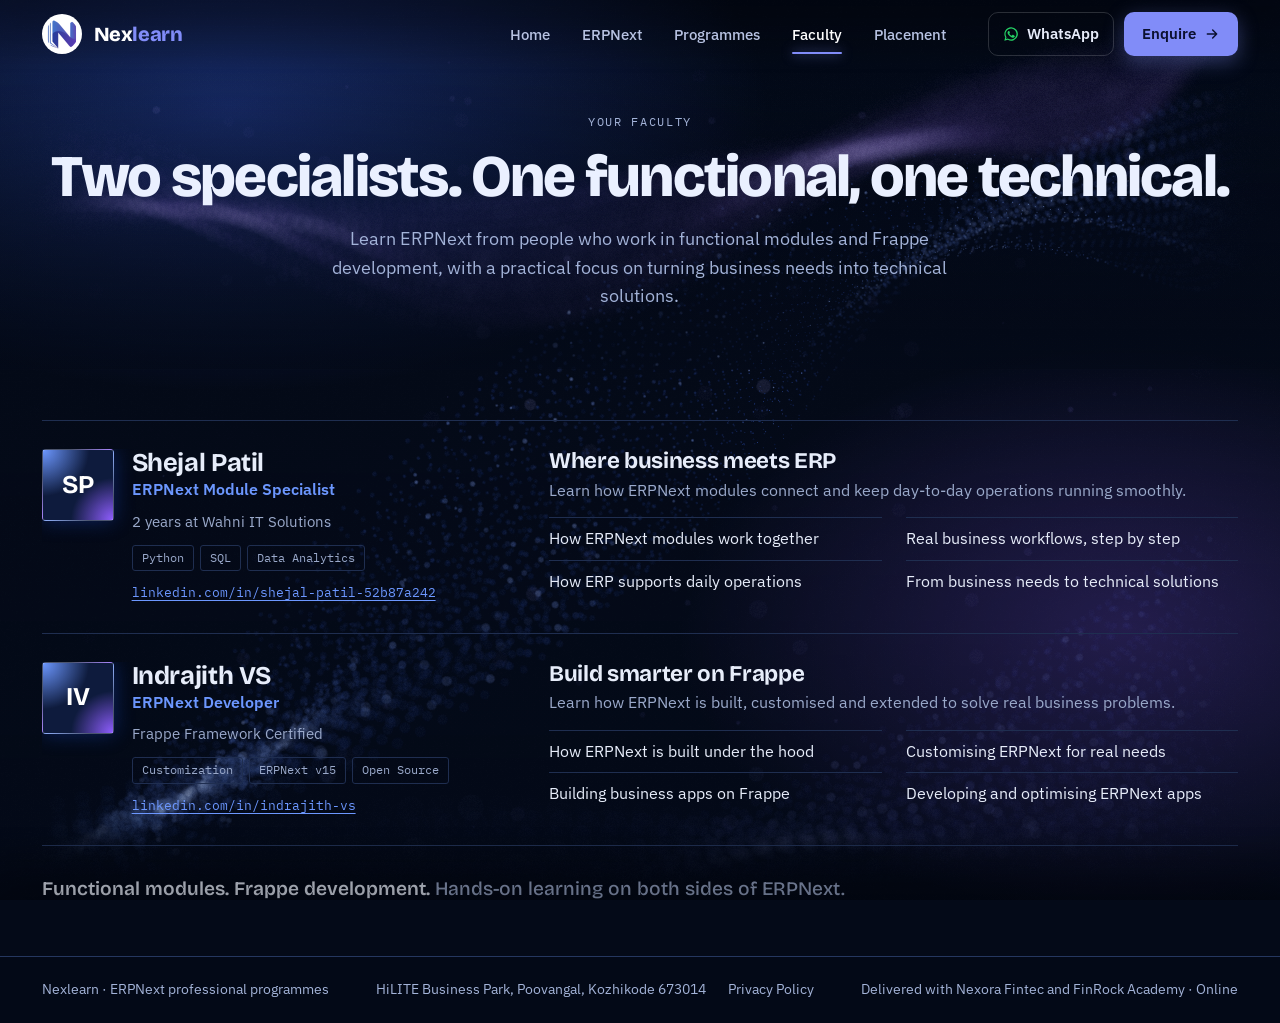
<file: faculty.html>
<!doctype html>
<html lang="en" data-theme="dark">
<head>
  <meta charset="utf-8">
  <meta name="viewport" content="width=device-width,initial-scale=1,viewport-fit=cover">
  <meta name="claude:viewport-fit-sides" content="cover">
  <meta name="theme-color" content="#040A18">
  <meta name="color-scheme" content="dark">
  <meta name="description" content="Meet the Nexlearn faculty — ERPNext module specialist and Frappe Framework certified developer.">
  <title>Faculty · Nexlearn</title>
  <link rel="preconnect" href="https://fonts.googleapis.com">
  <link rel="preconnect" href="https://fonts.gstatic.com" crossorigin>
  <link rel="stylesheet" href="https://fonts.googleapis.com/css2?family=Bricolage+Grotesque:opsz,wght@12..96,500..800&family=IBM+Plex+Sans:wght@400;500;600&family=IBM+Plex+Mono:wght@400;500&display=swap">
  <link rel="icon" href="data:image/svg+xml,%3Csvg xmlns='http://www.w3.org/2000/svg' viewBox='0 0 32 32'%3E%3Crect width='32' height='32' rx='6' fill='%231D4FE8'/%3E%3Cpath d='M9.5 23V9.5L22.5 22.5V9' fill='none' stroke='%23FFFFFF' stroke-width='3' stroke-linecap='round' stroke-linejoin='round'/%3E%3C/svg%3E">
  <link rel="stylesheet" href="assets/css/style.css?v=35">
</head>
<body>
<div class="fibers-bg" id="fibers-bg" aria-hidden="true"></div>
<div class="edge-blur edge-blur--top" aria-hidden="true">
  <div class="eb-layer" style="--blur:5px"></div>
  <div class="eb-layer" style="--blur:14px"></div>
  <div class="eb-layer" style="--blur:28px"></div>
</div>
<div class="edge-blur edge-blur--bottom" aria-hidden="true">
  <div class="eb-layer" style="--blur:5px"></div>
  <div class="eb-layer" style="--blur:14px"></div>
  <div class="eb-layer" style="--blur:28px"></div>
</div>
<header class="site-head" id="site-head">
  <div class="nb-progress" aria-hidden="true"></div>
  <div class="nb-wrap">
    <a class="nb-brand" href="index.html" aria-label="Nexlearn home"><img src="assets/img/nexlearn-mark.png" alt="" width="40" height="40"><span class="nb-name">Nex<b>learn</b></span></a>
    <nav class="nb-nav" aria-label="Main">
      <ul class="nb-list" id="nav-list"><li><a href="index.html" class="nb-link">Home</a></li><li><a href="erpnext.html" class="nb-link">ERPNext</a></li><li><a href="programmes.html" class="nb-link">Programmes</a></li><li><a href="faculty.html" class="nb-link active" aria-current="page">Faculty</a></li><li><a href="placement.html" class="nb-link">Placement</a></li><li class="nb-indicator" aria-hidden="true"></li></ul>
    </nav>
    <div class="nb-actions">
      <a class="nb-wa" href="https://wa.me/919495940468" target="_blank" rel="noopener" aria-label="WhatsApp"><svg viewBox="0 0 24 24" aria-hidden="true"><path d="M12 2a10 10 0 0 0-8.6 15L2 22l5.2-1.4A10 10 0 1 0 12 2zm0 18.2a8.2 8.2 0 0 1-4.2-1.2l-.3-.2-3 .8.8-2.9-.2-.3A8.2 8.2 0 1 1 12 20.2zm4.5-6.1c-.2-.1-1.5-.7-1.7-.8s-.4-.1-.6.1l-.8 1c-.1.2-.3.2-.5.1a6.7 6.7 0 0 1-3.3-2.9c-.2-.4.2-.4.7-1.3.1-.2 0-.3 0-.5l-.8-1.8c-.2-.5-.4-.4-.6-.4h-.5a1 1 0 0 0-.7.3 3 3 0 0 0-.9 2.2 5.2 5.2 0 0 0 1.1 2.7 11.900 11.900 0 0 0 4.600 4c1.700.7 2.400.800 3.200.700a2.700 2.700 0 0 0 1.800-1.300 2.200 2.200 0 0 0 .2-1.300c-.1-.1-.3-.2-.6-.3z"/></svg><span>WhatsApp</span></a>
      <a class="nb-cta" href="enquire.html">Enquire <svg viewBox="0 0 24 24" fill="none" stroke="currentColor" stroke-width="2.2" stroke-linecap="round" stroke-linejoin="round" aria-hidden="true"><path d="M5 12h14M13 6l6 6-6 6"/></svg></a>
    </div>
    <button class="nav-toggle" aria-label="Menu" aria-expanded="false" aria-controls="nav-panel"><span class="nav-toggle-bar"></span><span class="nav-toggle-bar"></span><span class="nav-toggle-bar"></span></button>

    <div class="staggered-menu" id="nav-panel" aria-hidden="true">
      <div class="sm-scrim" aria-hidden="true"></div>
      <div class="sm-prelayers" aria-hidden="true">
        <div class="sm-prelayer" style="background: var(--periwinkle)"></div>
        <div class="sm-prelayer" style="background: rgba(129, 140, 248, 0.30)"></div>
        <div class="sm-prelayer" style="background: var(--band-line)"></div>
      </div>
      <div class="sm-panel">
        <ul class="sm-list" role="list">
          <li><a href="index.html" class="sm-item" data-index="01"><span class="sm-label">Home</span></a></li>
          <li><a href="erpnext.html" class="sm-item" data-index="02"><span class="sm-label">ERPNext</span></a></li>
          <li><a href="programmes.html" class="sm-item" data-index="03"><span class="sm-label">Programmes</span></a></li>
          <li><a href="faculty.html" class="sm-item" data-index="04"><span class="sm-label">Faculty</span></a></li>
          <li><a href="placement.html" class="sm-item" data-index="05"><span class="sm-label">Placement</span></a></li>
          <li><a href="https://wa.me/919495940468" target="_blank" rel="noopener" class="sm-item sm-item-wa" data-index="06"><span class="sm-label">WhatsApp</span></a></li>
          <li><a href="enquire.html" class="sm-item sm-item-cta" data-index="07"><span class="sm-label">Enquire</span></a></li>
        </ul>
      </div>
    </div>
  </div>
</header>

<main>
  <section class="band hero reveal center-hero" aria-labelledby="page-title">
    <div class="wrap">
      <div class="hero-grid">
        <div>
          <p class="eyebrow">Your faculty</p>
          <h1 id="page-title">Two specialists. One functional, one technical.</h1>
          <p class="lead">Learn ERPNext from people who work in functional modules and Frappe development, with a practical focus on turning business needs into technical solutions.</p>
        </div>
      </div>
    </div>
  </section>

  <section class="reveal reveal-delay-1">
    <div class="wrap">
      <div class="faculty">
        <article class="person">
          <div class="id">
            <div class="mono" aria-hidden="true">SP</div>
            <div>
              <h3>Shejal Patil</h3>
              <p class="role">ERPNext Module Specialist</p>
              <p class="meta">2 years at Wahni IT Solutions</p>
              <ul class="tags"><li>Python</li><li>SQL</li><li>Data Analytics</li></ul>
              <a class="ln" href="https://www.linkedin.com/in/shejal-patil-52b87a242" target="_blank" rel="noopener">linkedin.com/in/shejal-patil-52b87a242</a>
            </div>
          </div>
          <div class="learn">
            <h4>Where business meets ERP</h4>
            <p>Learn how ERPNext modules connect and keep day-to-day operations running smoothly.</p>
            <ul>
              <li>How ERPNext modules work together</li>
              <li>Real business workflows, step by step</li>
              <li>How ERP supports daily operations</li>
              <li>From business needs to technical solutions</li>
            </ul>
          </div>
        </article>
        <article class="person">
          <div class="id">
            <div class="mono" aria-hidden="true">IV</div>
            <div>
              <h3>Indrajith VS</h3>
              <p class="role">ERPNext Developer</p>
              <p class="meta">Frappe Framework Certified</p>
              <ul class="tags"><li>Customization</li><li>ERPNext v15</li><li>Open Source</li></ul>
              <a class="ln" href="https://www.linkedin.com/in/indrajith-vs" target="_blank" rel="noopener">linkedin.com/in/indrajith-vs</a>
            </div>
          </div>
          <div class="learn">
            <h4>Build smarter on Frappe</h4>
            <p>Learn how ERPNext is built, customised and extended to solve real business problems.</p>
            <ul>
              <li>How ERPNext is built under the hood</li>
              <li>Customising ERPNext for real needs</li>
              <li>Building business apps on Frappe</li>
              <li>Developing and optimising ERPNext apps</li>
            </ul>
          </div>
        </article>
      </div>
      <p class="duo">Functional modules. Frappe development. <span>Hands-on learning on both sides of ERPNext.</span></p>
    </div>
  </section>
</main>

<footer>
  <div class="wrap">
    <span>Nexlearn · ERPNext professional programmes</span>
    <span class="foot-links"><a class="foot-addr" href="index.html#visit">HiLITE Business Park, Poovangal, Kozhikode 673014</a><a class="foot-addr" href="privacy.html">Privacy Policy</a></span>
    <span>Delivered with Nexora Fintec and FinRock Academy · Online</span>
  </div>
</footer>
  <script src="assets/js/ghost-fibers.js" defer></script>
  <script src="assets/js/script.js?v=21" defer></script>
</body>
</html>
</file>
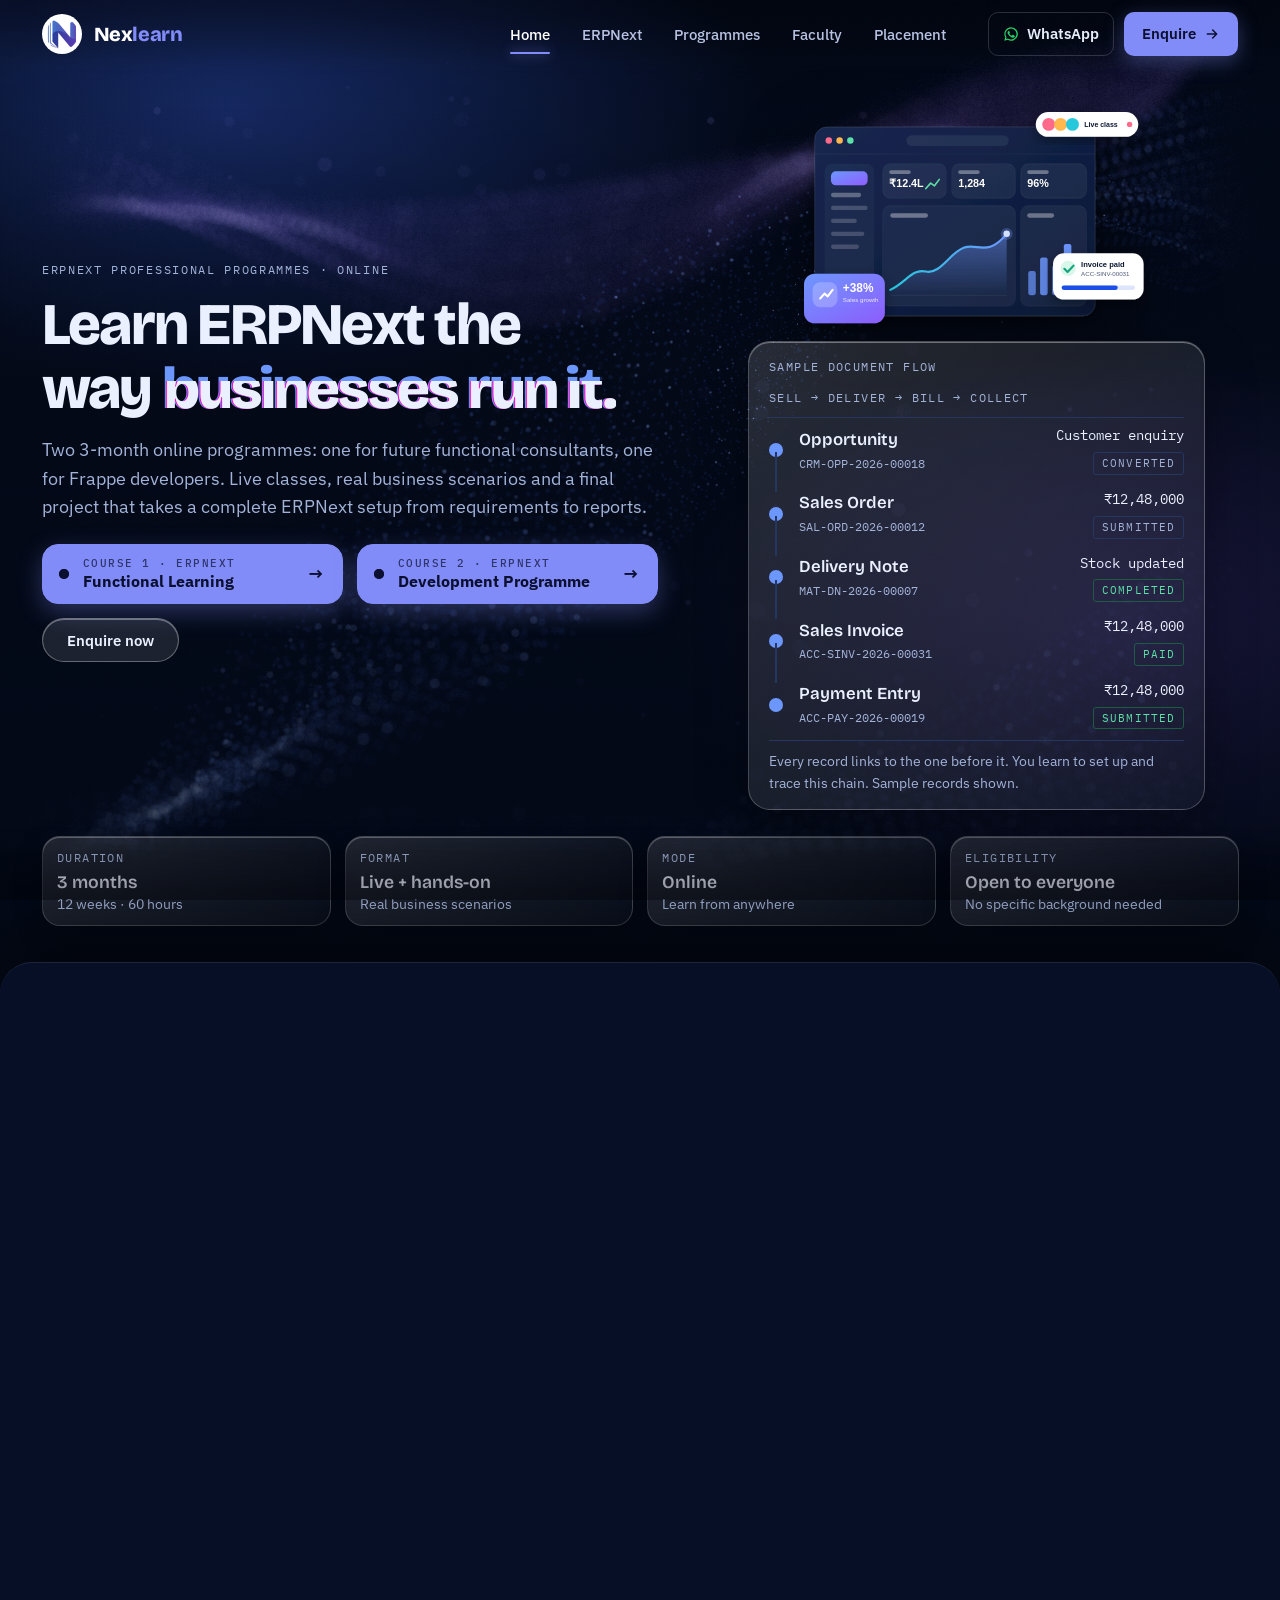
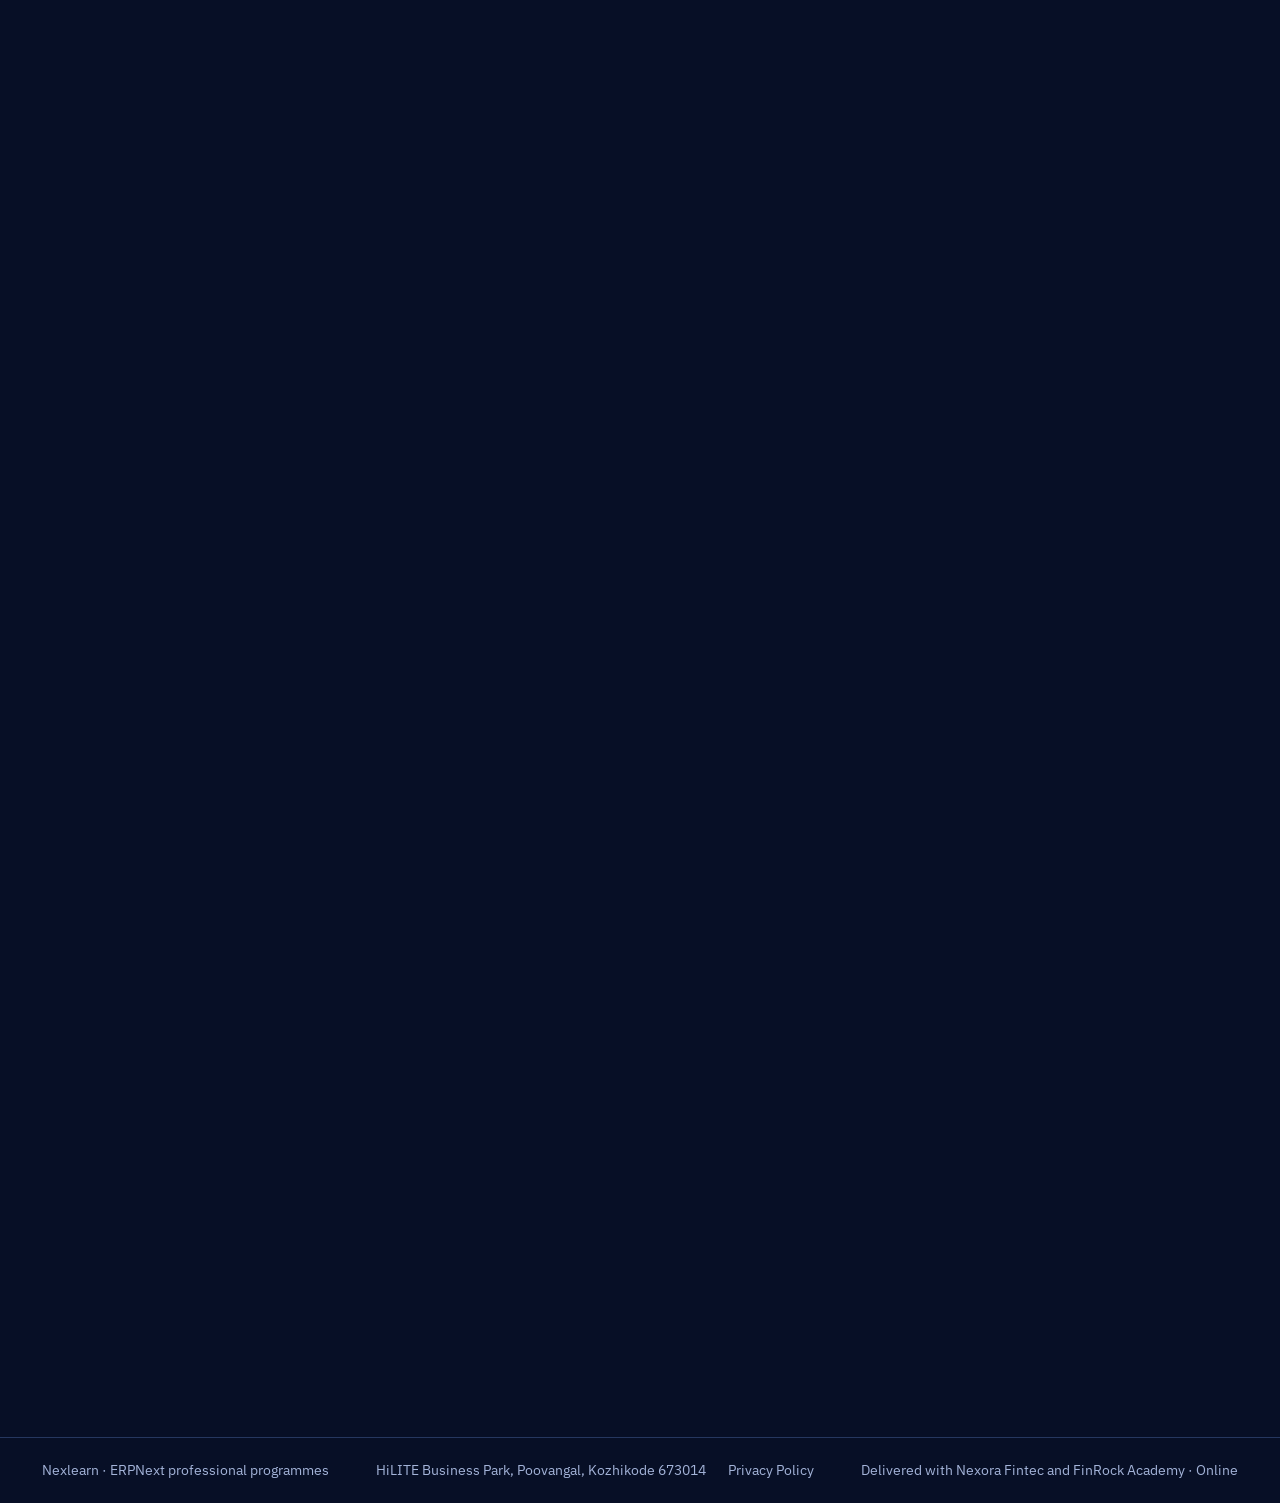
<file: m.html>
<!doctype html>
<html lang="en" data-theme="dark">
<head>
  <meta charset="utf-8">
  <meta name="viewport" content="width=device-width,initial-scale=1,viewport-fit=cover">
  <meta name="claude:viewport-fit-sides" content="cover">
  <meta name="theme-color" content="#040A18">
  <meta name="color-scheme" content="dark">
  <meta name="description" content="Nexlearn — ERPNext professional programmes. Two 3-month online courses: ERPNext Functional Learning and ERPNext Development. Live classes, real business scenarios, placement assistance.">
  <title>Nexlearn · ERPNext Professional Programmes</title>
  <link rel="preconnect" href="https://fonts.googleapis.com">
  <link rel="preconnect" href="https://fonts.gstatic.com" crossorigin>
  <link rel="stylesheet" href="https://fonts.googleapis.com/css2?family=Bricolage+Grotesque:opsz,wght@12..96,500..800&family=IBM+Plex+Sans:wght@400;500;600&family=IBM+Plex+Mono:wght@400;500&display=swap">
  <link rel="icon" href="data:image/svg+xml,%3Csvg xmlns='http://www.w3.org/2000/svg' viewBox='0 0 32 32'%3E%3Crect width='32' height='32' rx='6' fill='%231D4FE8'/%3E%3Cpath d='M9.5 23V9.5L22.5 22.5V9' fill='none' stroke='%23FFFFFF' stroke-width='3' stroke-linecap='round' stroke-linejoin='round'/%3E%3C/svg%3E">
  <link rel="stylesheet" href="assets/css/style.css?v=35">
</head>
<body>
<div class="fibers-bg" id="fibers-bg" aria-hidden="true"></div>
<div class="edge-blur edge-blur--top" aria-hidden="true">
  <div class="eb-layer" style="--blur:5px"></div>
  <div class="eb-layer" style="--blur:14px"></div>
  <div class="eb-layer" style="--blur:28px"></div>
</div>
<div class="edge-blur edge-blur--bottom" aria-hidden="true">
  <div class="eb-layer" style="--blur:5px"></div>
  <div class="eb-layer" style="--blur:14px"></div>
  <div class="eb-layer" style="--blur:28px"></div>
</div>
<header class="site-head" id="site-head">
  <div class="nb-progress" aria-hidden="true"></div>
  <div class="nb-wrap">
    <a class="nb-brand" href="index.html" aria-label="Nexlearn home"><img src="assets/img/nexlearn-mark.png" alt="" width="40" height="40"><span class="nb-name">Nex<b>learn</b></span></a>
    <nav class="nb-nav" aria-label="Main">
      <ul class="nb-list" id="nav-list"><li><a href="index.html" class="nb-link active" aria-current="page">Home</a></li><li><a href="erpnext.html" class="nb-link">ERPNext</a></li><li><a href="programmes.html" class="nb-link">Programmes</a></li><li><a href="faculty.html" class="nb-link">Faculty</a></li><li><a href="placement.html" class="nb-link">Placement</a></li><li class="nb-indicator" aria-hidden="true"></li></ul>
    </nav>
    <div class="nb-actions">
      <a class="nb-wa" href="https://wa.me/919495940468" target="_blank" rel="noopener" aria-label="WhatsApp"><svg viewBox="0 0 24 24" aria-hidden="true"><path d="M12 2a10 10 0 0 0-8.6 15L2 22l5.2-1.4A10 10 0 1 0 12 2zm0 18.2a8.2 8.2 0 0 1-4.2-1.2l-.3-.2-3 .8.8-2.9-.2-.3A8.2 8.2 0 1 1 12 20.2zm4.5-6.1c-.2-.1-1.5-.7-1.7-.8s-.4-.1-.6.1l-.8 1c-.1.2-.3.2-.5.1a6.7 6.7 0 0 1-3.3-2.9c-.2-.4.2-.4.7-1.3.1-.2 0-.3 0-.5l-.8-1.8c-.2-.5-.4-.4-.6-.4h-.5a1 1 0 0 0-.7.3 3 3 0 0 0-.9 2.2 5.2 5.2 0 0 0 1.1 2.7 11.900 11.900 0 0 0 4.600 4c1.700.7 2.400.800 3.200.700a2.700 2.700 0 0 0 1.800-1.300 2.200 2.200 0 0 0 .2-1.300c-.1-.1-.3-.2-.6-.3z"/></svg><span>WhatsApp</span></a>
      <a class="nb-cta" href="enquire.html">Enquire <svg viewBox="0 0 24 24" fill="none" stroke="currentColor" stroke-width="2.2" stroke-linecap="round" stroke-linejoin="round" aria-hidden="true"><path d="M5 12h14M13 6l6 6-6 6"/></svg></a>
    </div>
    <button class="nav-toggle" aria-label="Menu" aria-expanded="false" aria-controls="nav-panel"><span class="nav-toggle-bar"></span><span class="nav-toggle-bar"></span><span class="nav-toggle-bar"></span></button>

    <div class="staggered-menu" id="nav-panel" aria-hidden="true">
      <div class="sm-scrim" aria-hidden="true"></div>
      <div class="sm-prelayers" aria-hidden="true">
        <div class="sm-prelayer" style="background: var(--periwinkle)"></div>
        <div class="sm-prelayer" style="background: rgba(129, 140, 248, 0.30)"></div>
        <div class="sm-prelayer" style="background: var(--band-line)"></div>
      </div>
      <div class="sm-panel">
        <ul class="sm-list" role="list">
          <li><a href="index.html" class="sm-item" data-index="01"><span class="sm-label">Home</span></a></li>
          <li><a href="erpnext.html" class="sm-item" data-index="02"><span class="sm-label">ERPNext</span></a></li>
          <li><a href="programmes.html" class="sm-item" data-index="03"><span class="sm-label">Programmes</span></a></li>
          <li><a href="faculty.html" class="sm-item" data-index="04"><span class="sm-label">Faculty</span></a></li>
          <li><a href="placement.html" class="sm-item" data-index="05"><span class="sm-label">Placement</span></a></li>
          <li><a href="https://wa.me/919495940468" target="_blank" rel="noopener" class="sm-item sm-item-wa" data-index="06"><span class="sm-label">WhatsApp</span></a></li>
          <li><a href="enquire.html" class="sm-item sm-item-cta" data-index="07"><span class="sm-label">Enquire</span></a></li>
        </ul>
      </div>
    </div>
  </div>
</header>

<main>
  <section class="band hero hero-home" aria-labelledby="hero-title">
    <div class="wrap">
      <div class="hero-grid">
        <div>
          <p class="eyebrow">ERPNext professional programmes · Online</p>
          <h1 id="hero-title">Learn ERPNext the way <span class="glitch-text" data-text="businesses run it."><em>businesses run it.</em></span></h1>
          <p class="lead">Two 3-month online programmes: one for future functional consultants, one for Frappe developers. Live classes, real business scenarios and a final project that takes a complete ERPNext setup from requirements to reports.</p>
          <div class="cta-row">
            <a class="btn btn-primary course-btn" href="programmes.html#functional" data-course="functional" style="--n:0"><span class="cb-pulse" aria-hidden="true"></span><span class="cb-label"><small>Course 1 · ERPNext</small>Functional Learning</span><span class="cb-arrow" aria-hidden="true">→</span><span class="cb-badge">Last viewed</span></a>
            <a class="btn btn-primary course-btn" href="programmes.html#development" data-course="development" style="--n:1"><span class="cb-pulse" aria-hidden="true"></span><span class="cb-label"><small>Course 2 · ERPNext</small>Development Programme</span><span class="cb-arrow" aria-hidden="true">→</span><span class="cb-badge">Last viewed</span></a>
            <a class="btn btn-ghost" href="enquire.html">Enquire now</a>
          </div>
        </div>

        <div class="hero-visual">
          <img class="hero-art" src="assets/img/art/hero-dashboard.svg" width="640" height="410" alt="ERPNext dashboard showing sales growth, invoices and a live class" decoding="async" fetchpriority="high">
          <figure class="flow" aria-label="Sample ERPNext document flow from customer enquiry to payment">
            <div class="flow-head"><span>Sample document flow</span><span>Sell → Deliver → Bill → Collect</span></div>
            <ol>
              <li class="doc">
                <span class="node" aria-hidden="true"></span>
                <div><span class="doc-type">Opportunity</span><span class="doc-id">CRM-OPP-2026-00018</span></div>
                <div class="doc-side"><span class="amt">Customer enquiry</span><span class="pill">Converted</span></div>
              </li>
              <li class="doc">
                <span class="node" aria-hidden="true"></span>
                <div><span class="doc-type">Sales Order</span><span class="doc-id">SAL-ORD-2026-00012</span></div>
                <div class="doc-side"><span class="amt">₹12,48,000</span><span class="pill">Submitted</span></div>
              </li>
              <li class="doc">
                <span class="node" aria-hidden="true"></span>
                <div><span class="doc-type">Delivery Note</span><span class="doc-id">MAT-DN-2026-00007</span></div>
                <div class="doc-side"><span class="amt">Stock updated</span><span class="pill ok">Completed</span></div>
              </li>
              <li class="doc">
                <span class="node" aria-hidden="true"></span>
                <div><span class="doc-type">Sales Invoice</span><span class="doc-id">ACC-SINV-2026-00031</span></div>
                <div class="doc-side"><span class="amt">₹12,48,000</span><span class="pill ok">Paid</span></div>
              </li>
              <li class="doc">
                <span class="node" aria-hidden="true"></span>
                <div><span class="doc-type">Payment Entry</span><span class="doc-id">ACC-PAY-2026-00019</span></div>
                <div class="doc-side"><span class="amt">₹12,48,000</span><span class="pill ok">Submitted</span></div>
              </li>
            </ol>
            <figcaption class="flow-foot">Every record links to the one before it. You learn to set up and trace this chain. Sample records shown.</figcaption>
          </figure>
        </div>
      </div>

      <dl class="facts">
        <div><dt>Duration</dt><dd>3 months<small>12 weeks · 60 hours</small></dd></div>
        <div><dt>Format</dt><dd>Live + hands-on<small>Real business scenarios</small></dd></div>
        <div><dt>Mode</dt><dd>Online<small>Learn from anywhere</small></dd></div>
        <div><dt>Eligibility</dt><dd>Open to everyone<small>No specific background needed</small></dd></div>
      </dl>
    </div>
  </section>

  <div class="after-hero">
  <section id="overview" class="reveal reveal-delay-1">
    <div class="wrap">
      <div class="sec-head">
        <p class="eyebrow">Understanding ERPNext</p>
        <h2>One platform for the whole business.</h2>
        <p class="lead">ERPNext is an open-source ERP that connects sales, accounting, inventory, manufacturing, projects and human resources on a single system, so every team works from the same records.</p>
      </div>
      <ul class="modules">
        <li><img class="ico" src="assets/img/art/icon-crm.svg" width="56" height="56" alt="" loading="lazy" decoding="async"><strong>CRM &amp; Sales</strong><span>Manage leads, customers and sales.</span></li>
        <li><img class="ico" src="assets/img/art/icon-purchasing.svg" width="56" height="56" alt="" loading="lazy" decoding="async"><strong>Purchasing</strong><span>Manage suppliers and procurement.</span></li>
        <li><img class="ico" src="assets/img/art/icon-accounting.svg" width="56" height="56" alt="" loading="lazy" decoding="async"><strong>Accounting</strong><span>Simplify finance and compliance.</span></li>
        <li><img class="ico" src="assets/img/art/icon-stock.svg" width="56" height="56" alt="" loading="lazy" decoding="async"><strong>Stock &amp; Inventory</strong><span>Track and manage inventory in real time.</span></li>
        <li><img class="ico" src="assets/img/art/icon-manufacturing.svg" width="56" height="56" alt="" loading="lazy" decoding="async"><strong>Manufacturing</strong><span>Plan production and track quality.</span></li>
        <li><img class="ico" src="assets/img/art/icon-hr.svg" width="56" height="56" alt="" loading="lazy" decoding="async"><strong>Human Resources</strong><span>Manage employees and attendance.</span></li>
        <li><img class="ico" src="assets/img/art/icon-projects.svg" width="56" height="56" alt="" loading="lazy" decoding="async"><strong>Projects</strong><span>Plan, track and deliver projects.</span></li>
      </ul>
      <a class="btn btn-primary" href="erpnext.html">Learn more about ERPNext →</a>
    </div>
  </section>

  <section class="band enquire reveal reveal-delay-2">
    <div class="wrap">
      <div class="enquire-grid">
        <div>
          <p class="eyebrow">Enquiries</p>
          <h2>Take the next step.</h2>
          <p class="lead">Gain practical ERPNext skills and be ready for real-world opportunities. Call or visit to ask about the Functional Learning and Development courses.</p>
          <img class="enquire-art" src="assets/img/art/enquire-art.svg" width="480" height="300" alt="Illustration of enquiry confirmation cards and a weekend class calendar" loading="lazy" decoding="async">
          <p class="batch-info">Next batch starts soon · Weekend classes · Fee details shared after you enquire.</p>
          <a class="btn btn-primary enquire-cta" href="enquire.html">Send us your details →</a>
        </div>
        <dl class="contact">
          <div><dt>Visit</dt><dd><a href="https://www.nexorafintec.com" target="_blank" rel="noopener">www.nexorafintec.com</a></dd></div>
          <div><dt>Phone</dt><dd><span class="line-copy"><a href="tel:+919495940468"><span class="num" id="ph1">+91 9495940468</span></a><a href="https://wa.me/919495940468" target="_blank" rel="noopener" class="wa-pill"><svg viewBox="0 0 24 24" fill="#fff" aria-hidden="true"><path d="M20.54 4.62c-5.65-5.65-14.78-5.65-20.43 0-5.65 5.66-5.65 14.79 0 20.44 2.83 2.83 6.54 4.38 10.22 4.38s7.39-1.55 10.22-4.37c5.65-5.65 5.65-14.78 0-20.43zM12 22c-4.42 0-8-3.58-8-8a7.94 7.94 0 0 1 2.19-5.63l-2.58-1.14a1 1 0 0 1 .6-1.85l3.24 1.66c.59.3 1.25.45 1.89.45.28 0 .57-.08.84-.24l2.93-1.15a7.6 7.6 0 0 0 1.75-2.34l-1.73-3.1a1 1 0 0 1 .29-.95l1.41-1.41c.4-.4 1.08-.22 1.2.19l3.1 1.73a7.6 7.6 0 0 0 2.33 1.75l1.15 2.93c.16.27.24.56.24.84 0 .64-.15 1.3-.45 1.89l-1.66 3.24c-.15.3-.42.58-.85.61a1 1 0 0 1-.53-.11L18 13.82a7.9 7.9 0 0 1-5.63 2.19C8.42 22 4.84 22 4 22a7.94 7.94 0 0 1-5.63-2.19C.2 19.18-.37 15.6 1.01 12.42c.7-1.61 2.1-2.89 3.71-3.44l1.14-2.58a1 1 0 0 1 1.85-.6l1.66 3.24c.3.59.45 1.25.45 1.89 0 .64-.08 1.24-.24 1.84l-1.15 2.93c-.09.27-.24.53-.39.79z"/></svg></a><button type="button" class="copy" data-target="ph1">Copy</button></span></dd></div>
        </dl>
      </div>
    </div>
  </section>

  <section class="location reveal" id="visit" aria-labelledby="visit-title">
    <div class="wrap">
      <div class="loc-grid">
        <div class="loc-info">
          <p class="eyebrow">Visit us</p>
          <h2 id="visit-title">Our office in Kozhikode.</h2>
          <address class="loc-card">
            <span class="loc-pin"><svg viewBox="0 0 24 24" aria-hidden="true"><path d="M12 21s-7-6.2-7-11.5A7 7 0 0 1 19 9.500C19 14.800 12 21 12 21z"/><circle cx="12" cy="9.500" r="2.500"/></svg></span>
            <div><strong>Office No. 2107, 1st Floor, Phase 2</strong>HiLITE Business Park, Poovangal,<br>Pantheeramkavu, Kozhikode,<br>Keralam – 673014</div>
          </address>
          <div class="loc-actions">
            <a class="btn btn-primary" href="https://www.google.com/maps/dir/?api=1&destination=HiLITE+Business+Park,+Poovangal,+Pantheeramkavu,+Kozhikode,+Kerala+673014" target="_blank" rel="noopener">Get directions →</a>
            <a class="btn btn-ghost" href="https://www.google.com/maps/search/?api=1&query=HiLITE+Business+Park,+Poovangal,+Pantheeramkavu,+Kozhikode,+Kerala+673014" target="_blank" rel="noopener">Open in Google Maps</a>
          </div>
        </div>
        <div class="loc-map">
          <iframe title="Map showing the Nexlearn office at HiLITE Business Park, Poovangal, Kozhikode" src="https://www.google.com/maps?q=HiLITE+Business+Park,+Poovangal,+Pantheeramkavu,+Kozhikode,+Kerala+673014&output=embed" loading="lazy" referrerpolicy="no-referrer-when-downgrade" allowfullscreen></iframe>
        </div>
      </div>
    </div>
  </section>
  </div>
</main>

<footer>
  <div class="wrap">
    <span>Nexlearn · ERPNext professional programmes</span>
    <span class="foot-links"><a class="foot-addr" href="#visit">HiLITE Business Park, Poovangal, Kozhikode 673014</a><a class="foot-addr" href="privacy.html">Privacy Policy</a></span>
    <span>Delivered with Nexora Fintec and FinRock Academy · Online</span>
  </div>
</footer>
  <script src="assets/js/ghost-fibers.js" defer></script>
  <script src="assets/js/script.js?v=21" defer></script>
<script>window.addEventListener('load',function(){setTimeout(function(){function r(sel){var e=document.querySelector(sel);if(!e)return sel+':none';var b=e.getBoundingClientRect();return sel+': y='+Math.round(b.top)+' h='+Math.round(b.height);}document.title='M vh='+window.innerHeight+' sw='+document.documentElement.scrollWidth+' | '+[r('.hero'),r('.hero .wrap'),r('.hero-grid'),r('.hero-grid > div'),r('.hero-visual'),r('.hero-art'),r('.flow'),r('.facts')].join(' | ');},1200);});</script></body>
</html>
</file>
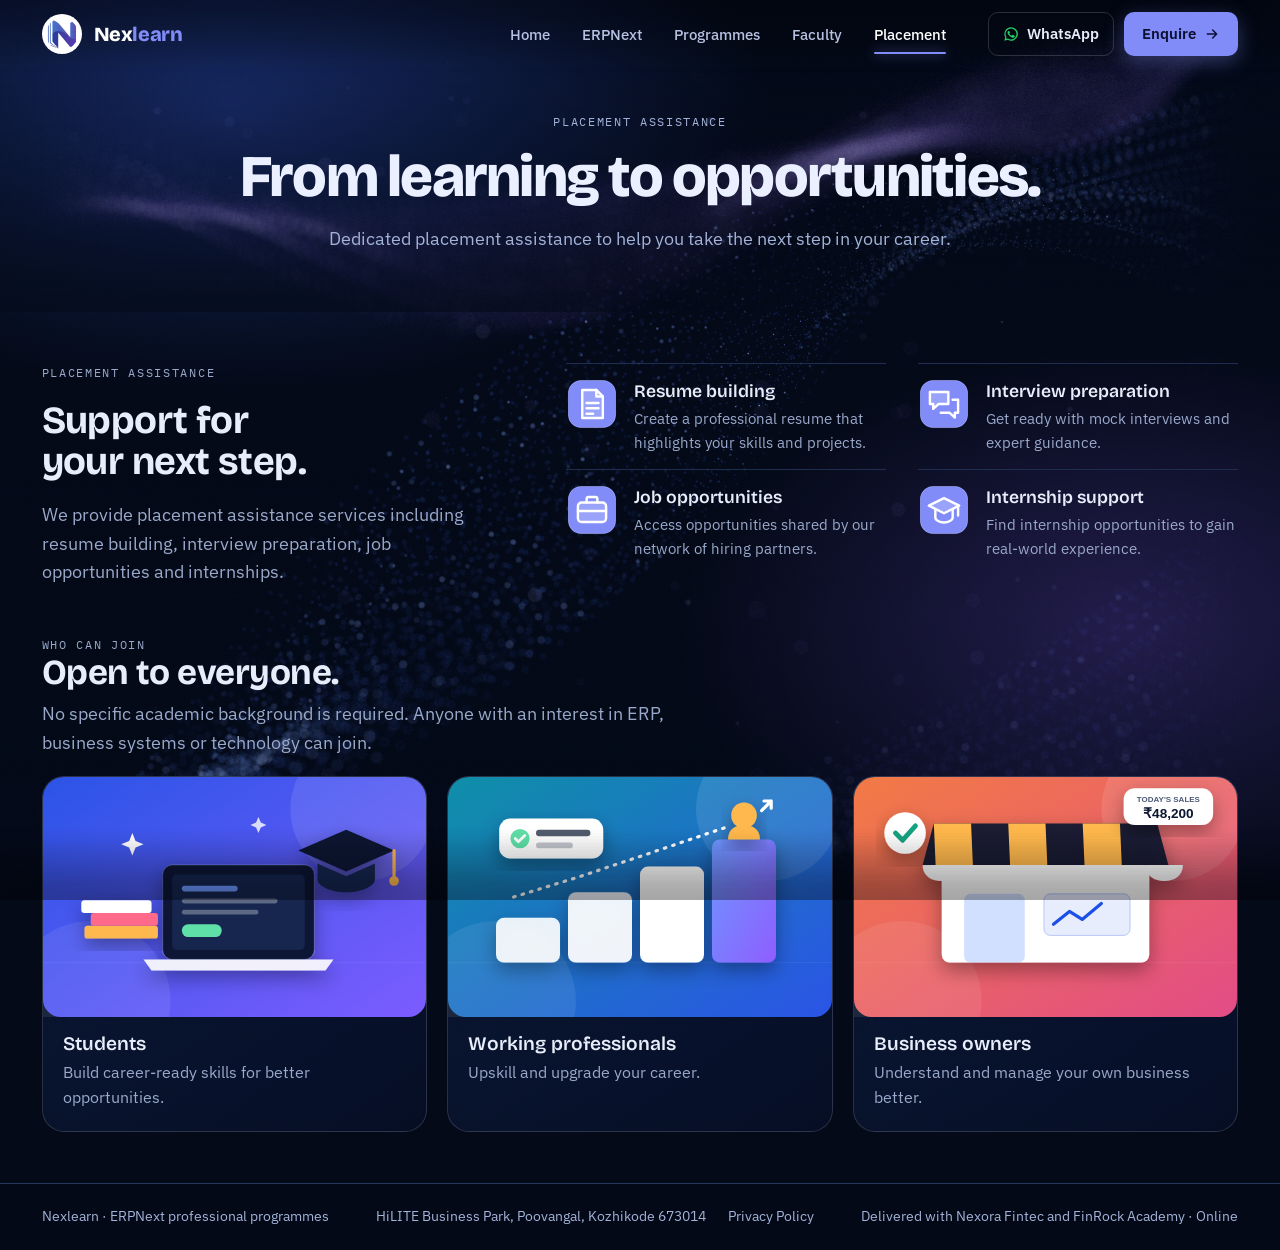
<file: placement.html>
<!doctype html>
<html lang="en" data-theme="dark">
<head>
  <meta charset="utf-8">
  <meta name="viewport" content="width=device-width,initial-scale=1,viewport-fit=cover">
  <meta name="claude:viewport-fit-sides" content="cover">
  <meta name="theme-color" content="#040A18">
  <meta name="color-scheme" content="dark">
  <meta name="description" content="Placement assistance and who can join the Nexlearn ERPNext programmes.">
  <title>Placement · Nexlearn</title>
  <link rel="preconnect" href="https://fonts.googleapis.com">
  <link rel="preconnect" href="https://fonts.gstatic.com" crossorigin>
  <link rel="stylesheet" href="https://fonts.googleapis.com/css2?family=Bricolage+Grotesque:opsz,wght@12..96,500..800&family=IBM+Plex+Sans:wght@400;500;600&family=IBM+Plex+Mono:wght@400;500&display=swap">
  <link rel="icon" href="data:image/svg+xml,%3Csvg xmlns='http://www.w3.org/2000/svg' viewBox='0 0 32 32'%3E%3Crect width='32' height='32' rx='6' fill='%231D4FE8'/%3E%3Cpath d='M9.5 23V9.5L22.5 22.5V9' fill='none' stroke='%23FFFFFF' stroke-width='3' stroke-linecap='round' stroke-linejoin='round'/%3E%3C/svg%3E">
  <link rel="stylesheet" href="assets/css/style.css?v=35">
</head>
<body>
<div class="fibers-bg" id="fibers-bg" aria-hidden="true"></div>
<div class="edge-blur edge-blur--top" aria-hidden="true">
  <div class="eb-layer" style="--blur:5px"></div>
  <div class="eb-layer" style="--blur:14px"></div>
  <div class="eb-layer" style="--blur:28px"></div>
</div>
<div class="edge-blur edge-blur--bottom" aria-hidden="true">
  <div class="eb-layer" style="--blur:5px"></div>
  <div class="eb-layer" style="--blur:14px"></div>
  <div class="eb-layer" style="--blur:28px"></div>
</div>
<header class="site-head" id="site-head">
  <div class="nb-progress" aria-hidden="true"></div>
  <div class="nb-wrap">
    <a class="nb-brand" href="index.html" aria-label="Nexlearn home"><img src="assets/img/nexlearn-mark.png" alt="" width="40" height="40"><span class="nb-name">Nex<b>learn</b></span></a>
    <nav class="nb-nav" aria-label="Main">
      <ul class="nb-list" id="nav-list"><li><a href="index.html" class="nb-link">Home</a></li><li><a href="erpnext.html" class="nb-link">ERPNext</a></li><li><a href="programmes.html" class="nb-link">Programmes</a></li><li><a href="faculty.html" class="nb-link">Faculty</a></li><li><a href="placement.html" class="nb-link active" aria-current="page">Placement</a></li><li class="nb-indicator" aria-hidden="true"></li></ul>
    </nav>
    <div class="nb-actions">
      <a class="nb-wa" href="https://wa.me/919495940468" target="_blank" rel="noopener" aria-label="WhatsApp"><svg viewBox="0 0 24 24" aria-hidden="true"><path d="M12 2a10 10 0 0 0-8.6 15L2 22l5.2-1.4A10 10 0 1 0 12 2zm0 18.2a8.2 8.2 0 0 1-4.2-1.2l-.3-.2-3 .8.8-2.9-.2-.3A8.2 8.2 0 1 1 12 20.2zm4.5-6.1c-.2-.1-1.5-.7-1.7-.8s-.4-.1-.6.1l-.8 1c-.1.2-.3.2-.5.1a6.7 6.7 0 0 1-3.3-2.9c-.2-.4.2-.4.7-1.3.1-.2 0-.3 0-.5l-.8-1.8c-.2-.5-.4-.4-.6-.4h-.5a1 1 0 0 0-.7.3 3 3 0 0 0-.9 2.2 5.2 5.2 0 0 0 1.1 2.7 11.900 11.900 0 0 0 4.600 4c1.700.7 2.400.800 3.200.700a2.700 2.700 0 0 0 1.800-1.300 2.200 2.200 0 0 0 .2-1.300c-.1-.1-.3-.2-.6-.3z"/></svg><span>WhatsApp</span></a>
      <a class="nb-cta" href="enquire.html">Enquire <svg viewBox="0 0 24 24" fill="none" stroke="currentColor" stroke-width="2.2" stroke-linecap="round" stroke-linejoin="round" aria-hidden="true"><path d="M5 12h14M13 6l6 6-6 6"/></svg></a>
    </div>
    <button class="nav-toggle" aria-label="Menu" aria-expanded="false" aria-controls="nav-panel"><span class="nav-toggle-bar"></span><span class="nav-toggle-bar"></span><span class="nav-toggle-bar"></span></button>

    <div class="staggered-menu" id="nav-panel" aria-hidden="true">
      <div class="sm-scrim" aria-hidden="true"></div>
      <div class="sm-prelayers" aria-hidden="true">
        <div class="sm-prelayer" style="background: var(--periwinkle)"></div>
        <div class="sm-prelayer" style="background: rgba(129, 140, 248, 0.30)"></div>
        <div class="sm-prelayer" style="background: var(--band-line)"></div>
      </div>
      <div class="sm-panel">
        <ul class="sm-list" role="list">
          <li><a href="index.html" class="sm-item" data-index="01"><span class="sm-label">Home</span></a></li>
          <li><a href="erpnext.html" class="sm-item" data-index="02"><span class="sm-label">ERPNext</span></a></li>
          <li><a href="programmes.html" class="sm-item" data-index="03"><span class="sm-label">Programmes</span></a></li>
          <li><a href="faculty.html" class="sm-item" data-index="04"><span class="sm-label">Faculty</span></a></li>
          <li><a href="placement.html" class="sm-item" data-index="05"><span class="sm-label">Placement</span></a></li>
          <li><a href="https://wa.me/919495940468" target="_blank" rel="noopener" class="sm-item sm-item-wa" data-index="06"><span class="sm-label">WhatsApp</span></a></li>
          <li><a href="enquire.html" class="sm-item sm-item-cta" data-index="07"><span class="sm-label">Enquire</span></a></li>
        </ul>
      </div>
    </div>
  </div>
</header>

<main>
  <section class="band hero reveal center-hero" aria-labelledby="page-title">
    <div class="wrap">
      <div class="hero-grid">
        <div>
          <p class="eyebrow">Placement assistance</p>
          <h1 id="page-title">From learning to opportunities.</h1>
          <p class="lead">Dedicated placement assistance to help you take the next step in your career.</p>
        </div>
      </div>
    </div>
  </section>

  <section class="reveal reveal-delay-1">
    <div class="wrap">
      <div class="split">
        <div class="sticky">
          <p class="eyebrow">Placement assistance</p>
          <h2>Support for your next step.</h2>
          <p class="lead">We provide placement assistance services including resume building, interview preparation, job opportunities and internships.</p>
        </div>
        <ul class="services">
          <li><img class="ico" src="assets/img/art/icon-resume.svg" width="52" height="52" alt="" loading="lazy" decoding="async"><strong>Resume building</strong><span>Create a professional resume that highlights your skills and projects.</span></li>
          <li><img class="ico" src="assets/img/art/icon-interview.svg" width="52" height="52" alt="" loading="lazy" decoding="async"><strong>Interview preparation</strong><span>Get ready with mock interviews and expert guidance.</span></li>
          <li><img class="ico" src="assets/img/art/icon-jobs.svg" width="52" height="52" alt="" loading="lazy" decoding="async"><strong>Job opportunities</strong><span>Access opportunities shared by our network of hiring partners.</span></li>
          <li><img class="ico" src="assets/img/art/icon-internship.svg" width="52" height="52" alt="" loading="lazy" decoding="async"><strong>Internship support</strong><span>Find internship opportunities to gain real-world experience.</span></li>
        </ul>
      </div>

      <div class="who">
        <p class="eyebrow">Who can join</p>
        <h3>Open to everyone.</h3>
        <p class="lead">No specific academic background is required. Anyone with an interest in ERP, business systems or technology can join.</p>
        <ul class="who-grid">
          <li><img class="who-img" src="assets/img/art/who-students.svg" width="480" height="300" alt="Illustration of a student with a laptop, books and a graduation cap" loading="lazy" decoding="async"><strong>Students</strong><span>Build career-ready skills for better opportunities.</span></li>
          <li><img class="who-img" src="assets/img/art/who-professionals.svg" width="480" height="300" alt="Illustration of career growth as rising steps" loading="lazy" decoding="async"><strong>Working professionals</strong><span>Upskill and upgrade your career.</span></li>
          <li><img class="who-img" src="assets/img/art/who-owners.svg" width="480" height="300" alt="Illustration of a shop with a sales counter" loading="lazy" decoding="async"><strong>Business owners</strong><span>Understand and manage your own business better.</span></li>
        </ul>
      </div>
    </div>
  </section>
</main>

<footer>
  <div class="wrap">
    <span>Nexlearn · ERPNext professional programmes</span>
    <span class="foot-links"><a class="foot-addr" href="index.html#visit">HiLITE Business Park, Poovangal, Kozhikode 673014</a><a class="foot-addr" href="privacy.html">Privacy Policy</a></span>
    <span>Delivered with Nexora Fintec and FinRock Academy · Online</span>
  </div>
</footer>
  <script src="assets/js/ghost-fibers.js" defer></script>
  <script src="assets/js/script.js?v=21" defer></script>
</body>
</html>
</file>
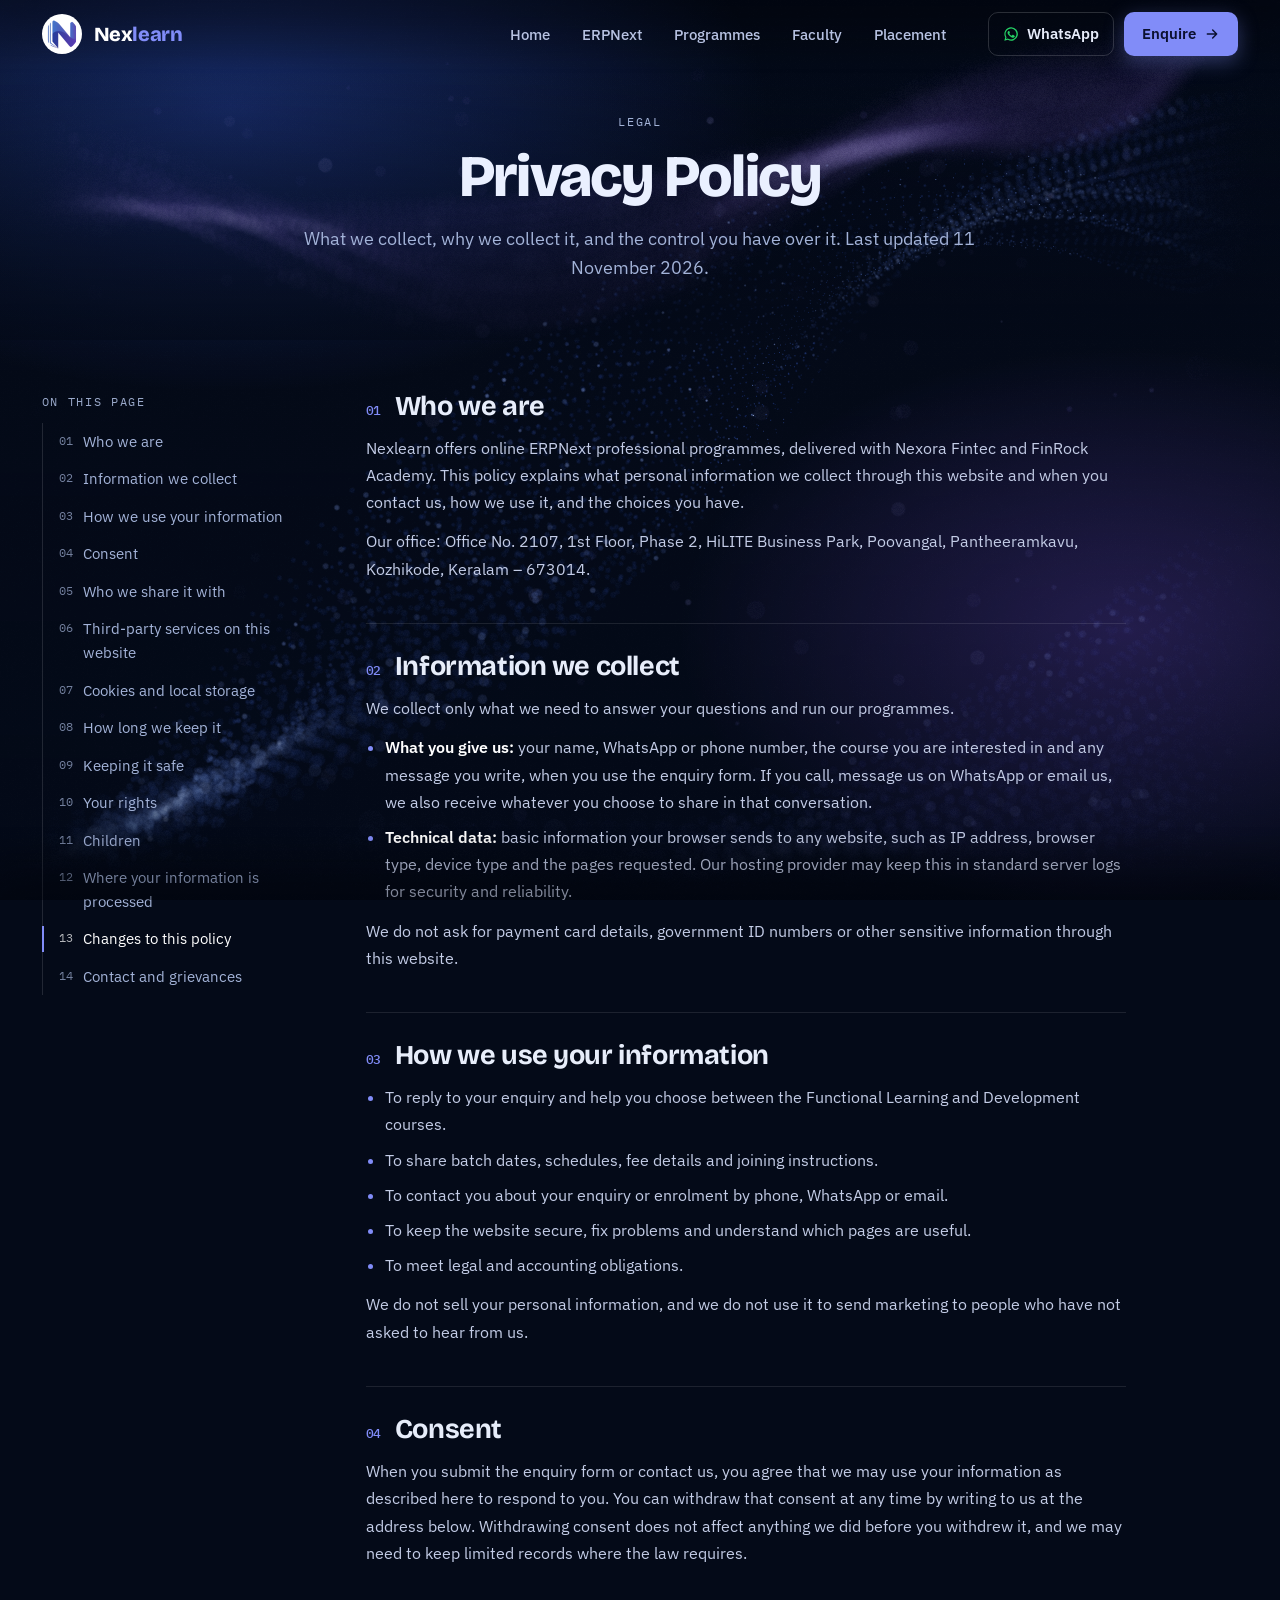
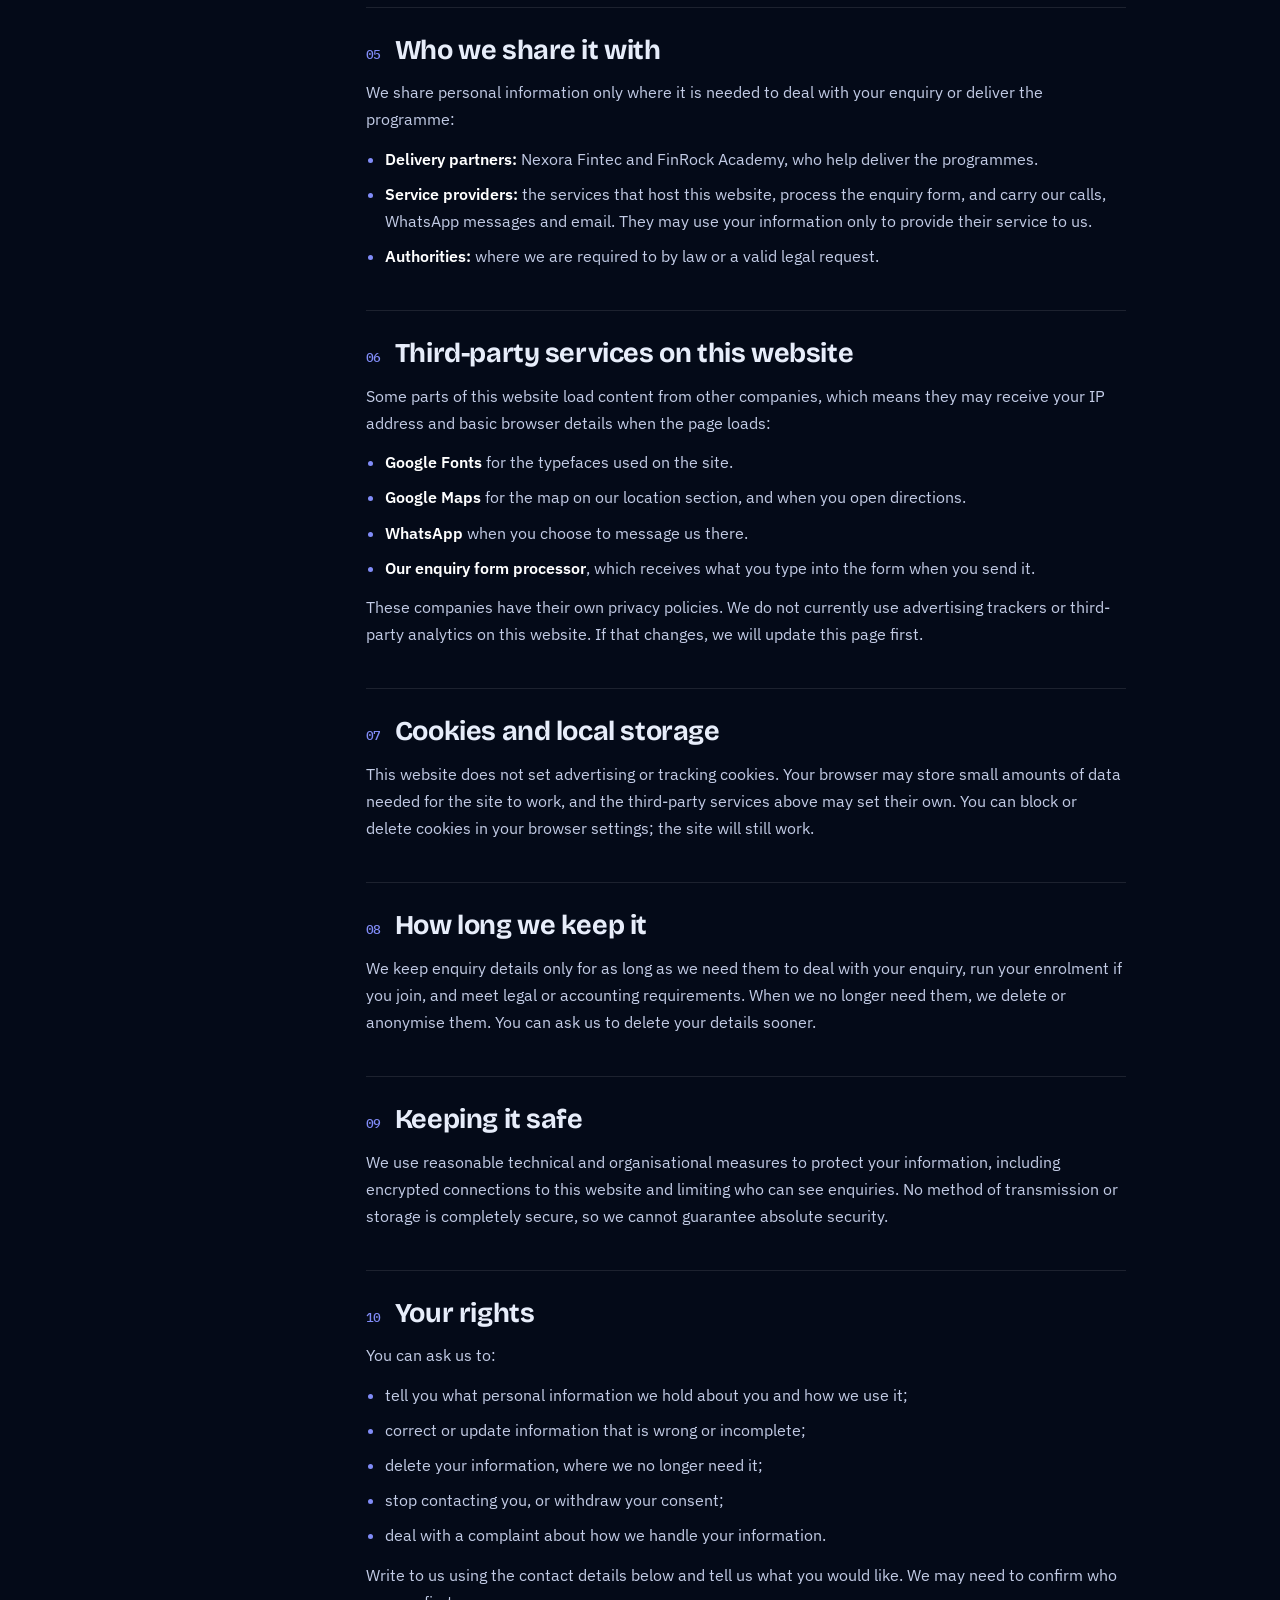
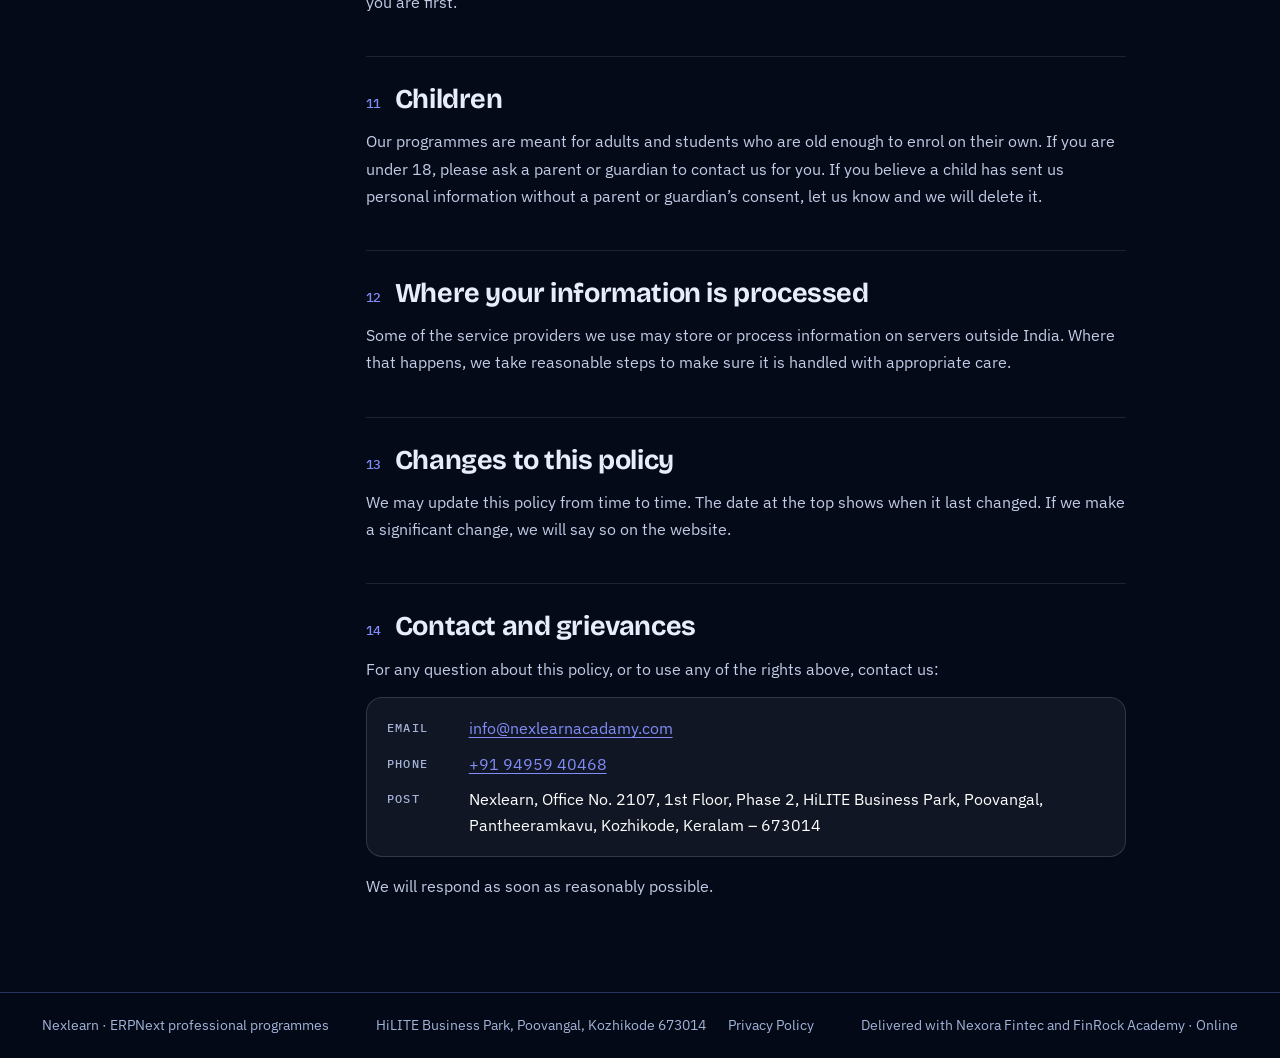
<file: privacy.html>
<!doctype html>
<html lang="en" data-theme="dark">
<head>
  <meta charset="utf-8">
  <meta name="viewport" content="width=device-width,initial-scale=1,viewport-fit=cover">
  <meta name="claude:viewport-fit-sides" content="cover">
  <meta name="theme-color" content="#040A18">
  <meta name="color-scheme" content="dark">
  <meta name="description" content="How Nexlearn collects, uses and protects your personal information when you visit this website or enquire about our ERPNext programmes.">
  <title>Privacy Policy · Nexlearn</title>
  <link rel="preconnect" href="https://fonts.googleapis.com">
  <link rel="preconnect" href="https://fonts.gstatic.com" crossorigin>
  <link rel="stylesheet" href="https://fonts.googleapis.com/css2?family=Bricolage+Grotesque:opsz,wght@12..96,500..800&family=IBM+Plex+Sans:wght@400;500;600&family=IBM+Plex+Mono:wght@400;500&display=swap">
  <link rel="icon" href="data:image/svg+xml,%3Csvg xmlns='http://www.w3.org/2000/svg' viewBox='0 0 32 32'%3E%3Crect width='32' height='32' rx='6' fill='%231D4FE8'/%3E%3Cpath d='M9.5 23V9.5L22.5 22.5V9' fill='none' stroke='%23FFFFFF' stroke-width='3' stroke-linecap='round' stroke-linejoin='round'/%3E%3C/svg%3E">
  <link rel="stylesheet" href="assets/css/style.css?v=35">
</head>
<body>
<div class="fibers-bg" id="fibers-bg" aria-hidden="true"></div>
<div class="edge-blur edge-blur--top" aria-hidden="true">
  <div class="eb-layer" style="--blur:5px"></div>
  <div class="eb-layer" style="--blur:14px"></div>
  <div class="eb-layer" style="--blur:28px"></div>
</div>
<div class="edge-blur edge-blur--bottom" aria-hidden="true">
  <div class="eb-layer" style="--blur:5px"></div>
  <div class="eb-layer" style="--blur:14px"></div>
  <div class="eb-layer" style="--blur:28px"></div>
</div>
<header class="site-head" id="site-head">
  <div class="nb-progress" aria-hidden="true"></div>
  <div class="nb-wrap">
    <a class="nb-brand" href="index.html" aria-label="Nexlearn home"><img src="assets/img/nexlearn-mark.png" alt="" width="40" height="40"><span class="nb-name">Nex<b>learn</b></span></a>
    <nav class="nb-nav" aria-label="Main">
      <ul class="nb-list" id="nav-list"><li><a href="index.html" class="nb-link">Home</a></li><li><a href="erpnext.html" class="nb-link">ERPNext</a></li><li><a href="programmes.html" class="nb-link">Programmes</a></li><li><a href="faculty.html" class="nb-link">Faculty</a></li><li><a href="placement.html" class="nb-link">Placement</a></li><li class="nb-indicator" aria-hidden="true"></li></ul>
    </nav>
    <div class="nb-actions">
      <a class="nb-wa" href="https://wa.me/919495940468" target="_blank" rel="noopener" aria-label="WhatsApp"><svg viewBox="0 0 24 24" aria-hidden="true"><path d="M12 2a10 10 0 0 0-8.6 15L2 22l5.2-1.4A10 10 0 1 0 12 2zm0 18.2a8.2 8.2 0 0 1-4.2-1.2l-.3-.2-3 .8.8-2.9-.2-.3A8.2 8.2 0 1 1 12 20.2zm4.5-6.1c-.2-.1-1.5-.7-1.7-.8s-.4-.1-.6.1l-.8 1c-.1.2-.3.2-.5.1a6.7 6.7 0 0 1-3.3-2.9c-.2-.4.2-.4.7-1.3.1-.2 0-.3 0-.5l-.8-1.8c-.2-.5-.4-.4-.6-.4h-.5a1 1 0 0 0-.7.3 3 3 0 0 0-.9 2.2 5.2 5.2 0 0 0 1.1 2.7 11.900 11.900 0 0 0 4.600 4c1.700.7 2.400.800 3.200.700a2.700 2.700 0 0 0 1.800-1.300 2.200 2.200 0 0 0 .2-1.300c-.1-.1-.3-.2-.6-.3z"/></svg><span>WhatsApp</span></a>
      <a class="nb-cta" href="enquire.html">Enquire <svg viewBox="0 0 24 24" fill="none" stroke="currentColor" stroke-width="2.2" stroke-linecap="round" stroke-linejoin="round" aria-hidden="true"><path d="M5 12h14M13 6l6 6-6 6"/></svg></a>
    </div>
    <button class="nav-toggle" aria-label="Menu" aria-expanded="false" aria-controls="nav-panel"><span class="nav-toggle-bar"></span><span class="nav-toggle-bar"></span><span class="nav-toggle-bar"></span></button>

    <div class="staggered-menu" id="nav-panel" aria-hidden="true">
      <div class="sm-scrim" aria-hidden="true"></div>
      <div class="sm-prelayers" aria-hidden="true">
        <div class="sm-prelayer" style="background: var(--periwinkle)"></div>
        <div class="sm-prelayer" style="background: rgba(129, 140, 248, 0.30)"></div>
        <div class="sm-prelayer" style="background: var(--band-line)"></div>
      </div>
      <div class="sm-panel">
        <ul class="sm-list" role="list">
          <li><a href="index.html" class="sm-item" data-index="01"><span class="sm-label">Home</span></a></li>
          <li><a href="erpnext.html" class="sm-item" data-index="02"><span class="sm-label">ERPNext</span></a></li>
          <li><a href="programmes.html" class="sm-item" data-index="03"><span class="sm-label">Programmes</span></a></li>
          <li><a href="faculty.html" class="sm-item" data-index="04"><span class="sm-label">Faculty</span></a></li>
          <li><a href="placement.html" class="sm-item" data-index="05"><span class="sm-label">Placement</span></a></li>
          <li><a href="https://wa.me/919495940468" target="_blank" rel="noopener" class="sm-item sm-item-wa" data-index="06"><span class="sm-label">WhatsApp</span></a></li>
          <li><a href="enquire.html" class="sm-item sm-item-cta" data-index="07"><span class="sm-label">Enquire</span></a></li>
        </ul>
      </div>
    </div>
  </div>
</header>

<main>
  <section class="band hero center-hero" aria-labelledby="page-title">
    <div class="wrap">
      <div class="hero-grid">
        <div>
          <p class="eyebrow">Legal</p>
          <h1 id="page-title">Privacy Policy</h1>
          <p class="lead">What we collect, why we collect it, and the control you have over it. Last updated 11 November 2026.</p>
        </div>
      </div>
    </div>
  </section>

  <section class="legal">
    <div class="wrap">
      <div class="legal-grid">
        <nav class="legal-toc" aria-label="On this page">
          <p class="eyebrow">On this page</p>
          <ol><li><a href="#who" data-spy="who"><span>01</span>Who we are</a></li><li><a href="#collect" data-spy="collect"><span>02</span>Information we collect</a></li><li><a href="#use" data-spy="use"><span>03</span>How we use your information</a></li><li><a href="#consent" data-spy="consent"><span>04</span>Consent</a></li><li><a href="#sharing" data-spy="sharing"><span>05</span>Who we share it with</a></li><li><a href="#third" data-spy="third"><span>06</span>Third-party services on this website</a></li><li><a href="#cookies" data-spy="cookies"><span>07</span>Cookies and local storage</a></li><li><a href="#retention" data-spy="retention"><span>08</span>How long we keep it</a></li><li><a href="#security" data-spy="security"><span>09</span>Keeping it safe</a></li><li><a href="#rights" data-spy="rights"><span>10</span>Your rights</a></li><li><a href="#children" data-spy="children"><span>11</span>Children</a></li><li><a href="#transfers" data-spy="transfers"><span>12</span>Where your information is processed</a></li><li><a href="#changes" data-spy="changes"><span>13</span>Changes to this policy</a></li><li><a href="#contact" data-spy="contact"><span>14</span>Contact and grievances</a></li></ol>
        </nav>
        <div class="legal-body">
        <section class="legal-sec" id="who">
          <h2><span class="legal-n">01</span>Who we are</h2>
          <p>Nexlearn offers online ERPNext professional programmes, delivered with Nexora Fintec and FinRock Academy. This policy explains what personal information we collect through this website and when you contact us, how we use it, and the choices you have.</p>
<p>Our office: Office No. 2107, 1st Floor, Phase 2, HiLITE Business Park, Poovangal, Pantheeramkavu, Kozhikode, Keralam – 673014.</p>
        </section>
        <section class="legal-sec" id="collect">
          <h2><span class="legal-n">02</span>Information we collect</h2>
          <p>We collect only what we need to answer your questions and run our programmes.</p>
<ul>
<li><strong>What you give us:</strong> your name, WhatsApp or phone number, the course you are interested in and any message you write, when you use the enquiry form. If you call, message us on WhatsApp or email us, we also receive whatever you choose to share in that conversation.</li>
<li><strong>Technical data:</strong> basic information your browser sends to any website, such as IP address, browser type, device type and the pages requested. Our hosting provider may keep this in standard server logs for security and reliability.</li>
</ul>
<p>We do not ask for payment card details, government ID numbers or other sensitive information through this website.</p>
        </section>
        <section class="legal-sec" id="use">
          <h2><span class="legal-n">03</span>How we use your information</h2>
          <ul>
<li>To reply to your enquiry and help you choose between the Functional Learning and Development courses.</li>
<li>To share batch dates, schedules, fee details and joining instructions.</li>
<li>To contact you about your enquiry or enrolment by phone, WhatsApp or email.</li>
<li>To keep the website secure, fix problems and understand which pages are useful.</li>
<li>To meet legal and accounting obligations.</li>
</ul>
<p>We do not sell your personal information, and we do not use it to send marketing to people who have not asked to hear from us.</p>
        </section>
        <section class="legal-sec" id="consent">
          <h2><span class="legal-n">04</span>Consent</h2>
          <p>When you submit the enquiry form or contact us, you agree that we may use your information as described here to respond to you. You can withdraw that consent at any time by writing to us at the address below. Withdrawing consent does not affect anything we did before you withdrew it, and we may need to keep limited records where the law requires.</p>
        </section>
        <section class="legal-sec" id="sharing">
          <h2><span class="legal-n">05</span>Who we share it with</h2>
          <p>We share personal information only where it is needed to deal with your enquiry or deliver the programme:</p>
<ul>
<li><strong>Delivery partners:</strong> Nexora Fintec and FinRock Academy, who help deliver the programmes.</li>
<li><strong>Service providers:</strong> the services that host this website, process the enquiry form, and carry our calls, WhatsApp messages and email. They may use your information only to provide their service to us.</li>
<li><strong>Authorities:</strong> where we are required to by law or a valid legal request.</li>
</ul>
        </section>
        <section class="legal-sec" id="third">
          <h2><span class="legal-n">06</span>Third-party services on this website</h2>
          <p>Some parts of this website load content from other companies, which means they may receive your IP address and basic browser details when the page loads:</p>
<ul>
<li><strong>Google Fonts</strong> for the typefaces used on the site.</li>
<li><strong>Google Maps</strong> for the map on our location section, and when you open directions.</li>
<li><strong>WhatsApp</strong> when you choose to message us there.</li>
<li><strong>Our enquiry form processor</strong>, which receives what you type into the form when you send it.</li>
</ul>
<p>These companies have their own privacy policies. We do not currently use advertising trackers or third-party analytics on this website. If that changes, we will update this page first.</p>
        </section>
        <section class="legal-sec" id="cookies">
          <h2><span class="legal-n">07</span>Cookies and local storage</h2>
          <p>This website does not set advertising or tracking cookies. Your browser may store small amounts of data needed for the site to work, and the third-party services above may set their own. You can block or delete cookies in your browser settings; the site will still work.</p>
        </section>
        <section class="legal-sec" id="retention">
          <h2><span class="legal-n">08</span>How long we keep it</h2>
          <p>We keep enquiry details only for as long as we need them to deal with your enquiry, run your enrolment if you join, and meet legal or accounting requirements. When we no longer need them, we delete or anonymise them. You can ask us to delete your details sooner.</p>
        </section>
        <section class="legal-sec" id="security">
          <h2><span class="legal-n">09</span>Keeping it safe</h2>
          <p>We use reasonable technical and organisational measures to protect your information, including encrypted connections to this website and limiting who can see enquiries. No method of transmission or storage is completely secure, so we cannot guarantee absolute security.</p>
        </section>
        <section class="legal-sec" id="rights">
          <h2><span class="legal-n">10</span>Your rights</h2>
          <p>You can ask us to:</p>
<ul>
<li>tell you what personal information we hold about you and how we use it;</li>
<li>correct or update information that is wrong or incomplete;</li>
<li>delete your information, where we no longer need it;</li>
<li>stop contacting you, or withdraw your consent;</li>
<li>deal with a complaint about how we handle your information.</li>
</ul>
<p>Write to us using the contact details below and tell us what you would like. We may need to confirm who you are first.</p>
        </section>
        <section class="legal-sec" id="children">
          <h2><span class="legal-n">11</span>Children</h2>
          <p>Our programmes are meant for adults and students who are old enough to enrol on their own. If you are under 18, please ask a parent or guardian to contact us for you. If you believe a child has sent us personal information without a parent or guardian’s consent, let us know and we will delete it.</p>
        </section>
        <section class="legal-sec" id="transfers">
          <h2><span class="legal-n">12</span>Where your information is processed</h2>
          <p>Some of the service providers we use may store or process information on servers outside India. Where that happens, we take reasonable steps to make sure it is handled with appropriate care.</p>
        </section>
        <section class="legal-sec" id="changes">
          <h2><span class="legal-n">13</span>Changes to this policy</h2>
          <p>We may update this policy from time to time. The date at the top shows when it last changed. If we make a significant change, we will say so on the website.</p>
        </section>
        <section class="legal-sec" id="contact">
          <h2><span class="legal-n">14</span>Contact and grievances</h2>
          <p>For any question about this policy, or to use any of the rights above, contact us:</p>
<address class="legal-contact">
<span><b>Email</b><a href="mailto:info@nexlearnacadamy.com">info@nexlearnacadamy.com</a></span>
<span><b>Phone</b><a href="tel:+919495940468">+91 94959 40468</a></span>
<span><b>Post</b>Nexlearn, Office No. 2107, 1st Floor, Phase 2, HiLITE Business Park, Poovangal, Pantheeramkavu, Kozhikode, Keralam – 673014</span>
</address>
<p>We will respond as soon as reasonably possible.</p>
        </section>
        </div>
      </div>
    </div>
  </section>
</main>

<footer>
  <div class="wrap">
    <span>Nexlearn · ERPNext professional programmes</span>
    <span class="foot-links"><a class="foot-addr" href="index.html#visit">HiLITE Business Park, Poovangal, Kozhikode 673014</a><a class="foot-addr" href="privacy.html">Privacy Policy</a></span>
    <span>Delivered with Nexora Fintec and FinRock Academy · Online</span>
  </div>
</footer>
  <script src="assets/js/ghost-fibers.js" defer></script>
  <script src="assets/js/script.js?v=21" defer></script>
</body>
</html>
</file>
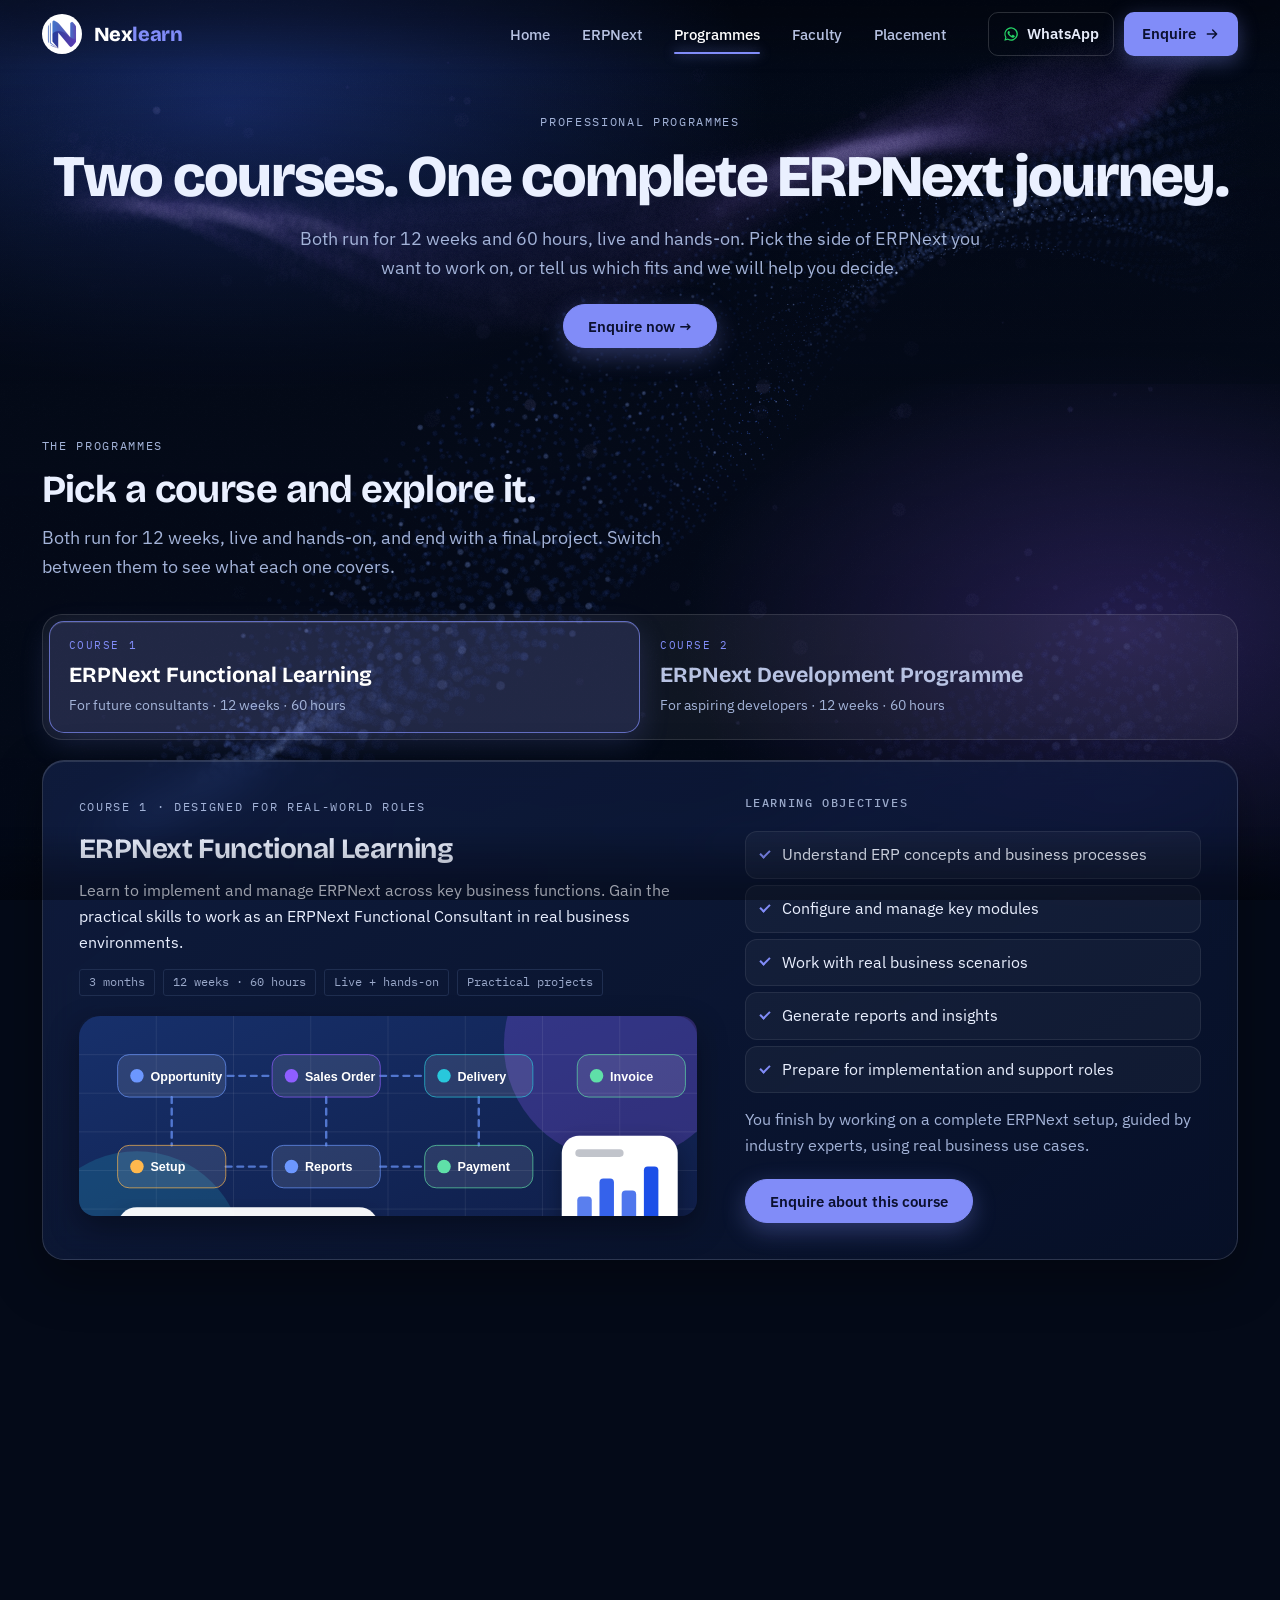
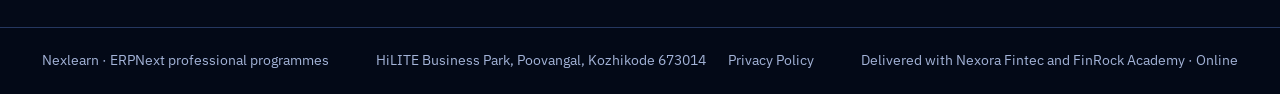
<file: programmes.html>
<!doctype html>
<html lang="en" data-theme="dark">
<head>
  <meta charset="utf-8">
  <meta name="viewport" content="width=device-width,initial-scale=1,viewport-fit=cover">
  <meta name="claude:viewport-fit-sides" content="cover">
  <meta name="theme-color" content="#040A18">
  <meta name="color-scheme" content="dark">
  <meta name="description" content="Two 3-month ERPNext courses: Functional Learning and Development. Live classes, hands-on projects, placement assistance.">
  <title>Programmes · Nexlearn</title>
  <link rel="preconnect" href="https://fonts.googleapis.com">
  <link rel="preconnect" href="https://fonts.gstatic.com" crossorigin>
  <link rel="stylesheet" href="https://fonts.googleapis.com/css2?family=Bricolage+Grotesque:opsz,wght@12..96,500..800&family=IBM+Plex+Sans:wght@400;500;600&family=IBM+Plex+Mono:wght@400;500&display=swap">
  <link rel="icon" href="data:image/svg+xml,%3Csvg xmlns='http://www.w3.org/2000/svg' viewBox='0 0 32 32'%3E%3Crect width='32' height='32' rx='6' fill='%231D4FE8'/%3E%3Cpath d='M9.5 23V9.5L22.5 22.5V9' fill='none' stroke='%23FFFFFF' stroke-width='3' stroke-linecap='round' stroke-linejoin='round'/%3E%3C/svg%3E">
  <link rel="stylesheet" href="assets/css/style.css?v=35">
</head>
<body>
<div class="fibers-bg" id="fibers-bg" aria-hidden="true"></div>
<div class="edge-blur edge-blur--top" aria-hidden="true">
  <div class="eb-layer" style="--blur:5px"></div>
  <div class="eb-layer" style="--blur:14px"></div>
  <div class="eb-layer" style="--blur:28px"></div>
</div>
<div class="edge-blur edge-blur--bottom" aria-hidden="true">
  <div class="eb-layer" style="--blur:5px"></div>
  <div class="eb-layer" style="--blur:14px"></div>
  <div class="eb-layer" style="--blur:28px"></div>
</div>
<header class="site-head" id="site-head">
  <div class="nb-progress" aria-hidden="true"></div>
  <div class="nb-wrap">
    <a class="nb-brand" href="index.html" aria-label="Nexlearn home"><img src="assets/img/nexlearn-mark.png" alt="" width="40" height="40"><span class="nb-name">Nex<b>learn</b></span></a>
    <nav class="nb-nav" aria-label="Main">
      <ul class="nb-list" id="nav-list"><li><a href="index.html" class="nb-link">Home</a></li><li><a href="erpnext.html" class="nb-link">ERPNext</a></li><li><a href="programmes.html" class="nb-link active" aria-current="page">Programmes</a></li><li><a href="faculty.html" class="nb-link">Faculty</a></li><li><a href="placement.html" class="nb-link">Placement</a></li><li class="nb-indicator" aria-hidden="true"></li></ul>
    </nav>
    <div class="nb-actions">
      <a class="nb-wa" href="https://wa.me/919495940468" target="_blank" rel="noopener" aria-label="WhatsApp"><svg viewBox="0 0 24 24" aria-hidden="true"><path d="M12 2a10 10 0 0 0-8.6 15L2 22l5.2-1.4A10 10 0 1 0 12 2zm0 18.2a8.2 8.2 0 0 1-4.2-1.2l-.3-.2-3 .8.8-2.9-.2-.3A8.2 8.2 0 1 1 12 20.2zm4.5-6.1c-.2-.1-1.5-.7-1.7-.8s-.4-.1-.6.1l-.8 1c-.1.2-.3.2-.5.1a6.7 6.7 0 0 1-3.3-2.9c-.2-.4.2-.4.7-1.3.1-.2 0-.3 0-.5l-.8-1.8c-.2-.5-.4-.4-.6-.4h-.5a1 1 0 0 0-.7.3 3 3 0 0 0-.9 2.2 5.2 5.2 0 0 0 1.1 2.7 11.900 11.900 0 0 0 4.600 4c1.700.7 2.400.800 3.200.700a2.700 2.700 0 0 0 1.800-1.300 2.200 2.200 0 0 0 .2-1.300c-.1-.1-.3-.2-.6-.3z"/></svg><span>WhatsApp</span></a>
      <a class="nb-cta" href="enquire.html">Enquire <svg viewBox="0 0 24 24" fill="none" stroke="currentColor" stroke-width="2.2" stroke-linecap="round" stroke-linejoin="round" aria-hidden="true"><path d="M5 12h14M13 6l6 6-6 6"/></svg></a>
    </div>
    <button class="nav-toggle" aria-label="Menu" aria-expanded="false" aria-controls="nav-panel"><span class="nav-toggle-bar"></span><span class="nav-toggle-bar"></span><span class="nav-toggle-bar"></span></button>

    <div class="staggered-menu" id="nav-panel" aria-hidden="true">
      <div class="sm-scrim" aria-hidden="true"></div>
      <div class="sm-prelayers" aria-hidden="true">
        <div class="sm-prelayer" style="background: var(--periwinkle)"></div>
        <div class="sm-prelayer" style="background: rgba(129, 140, 248, 0.30)"></div>
        <div class="sm-prelayer" style="background: var(--band-line)"></div>
      </div>
      <div class="sm-panel">
        <ul class="sm-list" role="list">
          <li><a href="index.html" class="sm-item" data-index="01"><span class="sm-label">Home</span></a></li>
          <li><a href="erpnext.html" class="sm-item" data-index="02"><span class="sm-label">ERPNext</span></a></li>
          <li><a href="programmes.html" class="sm-item" data-index="03"><span class="sm-label">Programmes</span></a></li>
          <li><a href="faculty.html" class="sm-item" data-index="04"><span class="sm-label">Faculty</span></a></li>
          <li><a href="placement.html" class="sm-item" data-index="05"><span class="sm-label">Placement</span></a></li>
          <li><a href="https://wa.me/919495940468" target="_blank" rel="noopener" class="sm-item sm-item-wa" data-index="06"><span class="sm-label">WhatsApp</span></a></li>
          <li><a href="enquire.html" class="sm-item sm-item-cta" data-index="07"><span class="sm-label">Enquire</span></a></li>
        </ul>
      </div>
    </div>
  </div>
</header>

<main>
  <section class="band hero reveal center-hero" aria-labelledby="page-title">
    <div class="wrap">
      <div class="hero-grid">
        <div>
          <p class="eyebrow">Professional programmes</p>
          <h1 id="page-title">Two courses. One complete ERPNext journey.</h1>
          <p class="lead">Both run for 12 weeks and 60 hours, live and hands-on. Pick the side of ERPNext you want to work on, or tell us which fits and we will help you decide.</p>
          <a class="btn btn-primary" href="enquire.html">Enquire now →</a>
        </div>
      </div>
    </div>
  </section>

  <section class="band reveal reveal-delay-1" id="tracks">
    <div class="wrap">
      <div class="sec-head">
        <p class="eyebrow">The programmes</p>
        <h2>Pick a course and explore it.</h2>
        <p class="lead">Both run for 12 weeks, live and hands-on, and end with a final project. Switch between them to see what each one covers.</p>
      </div>

      <div class="tab-switch" role="tablist" aria-label="Choose a programme" data-active="functional">
        <span class="tab-glider" aria-hidden="true"></span>
        <button type="button" role="tab" class="tab-btn" id="tab-functional" aria-controls="functional" aria-selected="true" data-tab="functional">
          <span class="tab-num">Course 1</span><span class="tab-name">ERPNext Functional Learning</span><span class="tab-meta">For future consultants · 12 weeks · 60 hours</span>
        </button>
        <button type="button" role="tab" class="tab-btn" id="tab-development" aria-controls="development" aria-selected="false" data-tab="development" tabindex="-1">
          <span class="tab-num">Course 2</span><span class="tab-name">ERPNext Development Programme</span><span class="tab-meta">For aspiring developers · 12 weeks · 60 hours</span>
        </button>
      </div>

      <div class="track-panels">
        <article class="track" id="functional" role="tabpanel" aria-labelledby="tab-functional">
          <div class="track-main">
            <p class="eyebrow">Course 1 · Designed for real-world roles</p>
            <h3>ERPNext Functional Learning</h3>
            <p>Learn to implement and manage ERPNext across key business functions. Gain the practical skills to work as an ERPNext Functional Consultant in real business environments.</p>
            <ul class="specs"><li>3 months</li><li>12 weeks · 60 hours</li><li>Live + hands-on</li><li>Practical projects</li></ul>
            <img class="track-art" src="assets/img/art/track-functional.svg" width="640" height="260" alt="Illustration of an ERPNext document workflow from opportunity to invoice and payment" loading="lazy" decoding="async">
          </div>
          <div class="track-side">
            <h4>Learning objectives</h4>
            <ul class="checks">
              <li style="--i:0">Understand ERP concepts and business processes</li>
              <li style="--i:1">Configure and manage key modules</li>
              <li style="--i:2">Work with real business scenarios</li>
              <li style="--i:3">Generate reports and insights</li>
              <li style="--i:4">Prepare for implementation and support roles</li>
            </ul>
            <p class="track-note">You finish by working on a complete ERPNext setup, guided by industry experts, using real business use cases.</p>
            <a class="btn btn-primary" href="enquire.html">Enquire about this course</a>
          </div>
        </article>

        <article class="track" id="development" role="tabpanel" aria-labelledby="tab-development" hidden>
          <div class="track-main">
            <p class="eyebrow">Course 2 · For aspiring developers</p>
            <h3>ERPNext Development Programme</h3>
            <p>Learn to customise, extend and develop solutions on ERPNext using modern development practices. Gain hands-on experience in the Frappe Framework to build real-world business solutions.</p>
            <ul class="specs"><li>3 months</li><li>12 weeks · 60 hours</li><li>Live + hands-on</li><li>Real projects and custom modules</li></ul>
            <pre class="code-box" aria-label="Example server script"><code><span class="k">import</span> frappe
<span class="k">from</span> frappe.model.document <span class="k">import</span> Document

<span class="k">class</span> SalesInvoice(Document):
    <span class="k">def</span> validate(self):
        <span class="k">if not</span> self.customer:
            frappe.throw(<span class="s">"Customer is required"</span>)</code></pre>
            <p class="code-cap">The kind of business rule you write in the server scripts module.</p>
          </div>
          <div class="track-side">
            <h4>Learning objectives</h4>
            <ul class="checks">
              <li style="--i:0">Understand Frappe Framework architecture</li>
              <li style="--i:1">Develop custom apps and modules</li>
              <li style="--i:2">Customise existing ERPNext modules</li>
              <li style="--i:3">Integrate with external systems and APIs</li>
              <li style="--i:4">Build real business solutions and deploy</li>
              <li style="--i:5">Follow best practices and development workflow</li>
            </ul>
            <a class="btn btn-primary" href="enquire.html">Enquire about this course</a>
          </div>
        </article>
      </div>
    </div>
  </section>

  <section class="reveal reveal-delay-1" id="curriculum">
    <div class="wrap">
      <div class="curr-head">
        <p class="eyebrow">12-week curriculum</p>
        <h3>Week by week, side by side.</h3>
        <p class="lead">Both courses run in parallel for 12 weeks. Select a week to see what each course covers.</p>
      </div>
      <div class="wk" id="wk" hidden>
        <div class="wk-rail" role="tablist" aria-label="Weeks"></div>
        <div class="wk-detail" aria-live="polite">
          <div class="wk-card"><span class="wk-tag">Functional Learning</span><p class="wk-topic" data-col="0"></p></div>
          <div class="wk-card"><span class="wk-tag">Development</span><p class="wk-topic" data-col="1"></p></div>
        </div>
        <div class="wk-nav">
          <button type="button" class="btn btn-ghost" data-wk="-1">← Previous week</button>
          <span class="wk-count" aria-hidden="true"></span>
          <button type="button" class="btn btn-ghost" data-wk="1">Next week →</button>
        </div>
      </div>
      <details class="wk-table" open>
        <summary>Full 12-week table</summary>
        <div class="table-scroll">
        <table class="ledger">
          <thead><tr><th scope="col">Week</th><th scope="col">Functional Learning</th><th scope="col">Development</th></tr></thead>
          <tbody>
            <tr><th scope="row">01</th><td data-label="Functional">ERP basics and business processes</td><td data-label="Development">Introduction to Frappe &amp; ERPNext</td></tr>
            <tr><th scope="row">02</th><td data-label="Functional">Master data and setup</td><td data-label="Development">Development environment setup</td></tr>
            <tr><th scope="row">03</th><td data-label="Functional">CRM and sales</td><td data-label="Development">App development basics</td></tr>
            <tr><th scope="row">04</th><td data-label="Functional">Purchasing and suppliers</td><td data-label="Development">DocTypes, fields and customisation</td></tr>
            <tr><th scope="row">05</th><td data-label="Functional">Accounting and finance</td><td data-label="Development">Client scripts and UI customisation</td></tr>
            <tr><th scope="row">06</th><td data-label="Functional">Stock and inventory</td><td data-label="Development">Server scripts and business logic</td></tr>
            <tr><th scope="row">07</th><td data-label="Functional">Manufacturing</td><td data-label="Development">Reports and print formats</td></tr>
            <tr><th scope="row">08</th><td data-label="Functional">Projects</td><td data-label="Development">Workflows, permissions and roles</td></tr>
            <tr><th scope="row">09</th><td data-label="Functional">Human resources</td><td data-label="Development">Integrations: APIs, webhooks, third-party</td></tr>
            <tr><th scope="row">10</th><td data-label="Functional">Payroll</td><td data-label="Development">Custom modules: Buying, Selling, Inventory and more</td></tr>
            <tr><th scope="row">11</th><td data-label="Functional">Websites, assets, support and workflows</td><td data-label="Development">Testing, deployment and version control</td></tr>
            <tr><th scope="row">12</th><td data-label="Functional">Implementation, reporting and final project</td><td data-label="Development">Final project and presentation</td></tr>
          </tbody>
        </table>
      </div>
      </details>
    </div>
  </section>

  <section class="reveal reveal-delay-1">
    <div class="wrap">
      <div class="sec-head">
        <p class="eyebrow">Which course fits you?</p>
        <h2>Choose your path.</h2>
        <p class="lead">Tell us your goal and we will show you the best-fit course. Both include live classes, real business scenarios and a final project.</p>
      </div>

      <div class="chooser" style="background:var(--paper)">
        <fieldset class="jelly-fieldset">
          <legend>What do you want to do with ERPNext?</legend>
          <label class="jelly-opt"><input type="radio" name="goal" value="functional" checked><span>Set up and manage ERPNext for a business</span></label>
          <label class="jelly-opt"><input type="radio" name="goal" value="development"><span>Write code: custom apps, scripts and integrations</span></label>
          <label class="jelly-opt"><input type="radio" name="goal" value="functional"><span>Move into an implementation or support role</span></label>
          <label class="jelly-opt"><input type="radio" name="goal" value="functional"><span>Understand and manage my own business better</span></label>
          <label class="jelly-opt"><input type="radio" name="goal" value="development"><span>Build and extend business modules on Frappe</span></label>
        </fieldset>
        <div class="pick" id="pick" aria-live="polite">
          <p class="eyebrow">Your best fit</p>
          <h3 id="pick-name">ERPNext Functional Learning</h3>
          <p id="pick-text">Configure and manage ERPNext modules across sales, purchasing, accounting, stock, manufacturing, projects and HR, using real business scenarios.</p>
          <a href="programmes.html#functional">See the 12-week curriculum →</a>
        </div>
      </div>
    </div>
  </section>

  <section class="band reveal reveal-delay-1">
    <div class="wrap">
      <div class="projects">
        <div>
          <h4>Final practical project</h4>
          <p>Functional Learning: set up a business in ERPNext from the first requirement to the last report.</p>
          <ol class="steps reveal">
            <li>Business requirements</li><li>System configuration</li><li>Data setup</li><li>Testing and validation</li><li>Reports and documentation</li>
          </ol>
        </div>
        <div>
          <h4>Final development project</h4>
          <p>Development: build, test and ship a module that solves a real business problem.</p>
          <ol class="steps reveal reveal-delay-1">
            <li>Requirement analysis</li><li>Module development</li><li>Integration &amp; testing</li><li>Deployment</li><li>Documentation &amp; presentation</li>
          </ol>
        </div>
      </div>
    </div>
  </section>
</main>

<footer>
  <div class="wrap">
    <span>Nexlearn · ERPNext professional programmes</span>
    <span class="foot-links"><a class="foot-addr" href="index.html#visit">HiLITE Business Park, Poovangal, Kozhikode 673014</a><a class="foot-addr" href="privacy.html">Privacy Policy</a></span>
    <span>Delivered with Nexora Fintec and FinRock Academy · Online</span>
  </div>
</footer>
  <script src="assets/js/ghost-fibers.js" defer></script>
  <script src="assets/js/script.js?v=21" defer></script>
</body>
</html>
</file>
<file: assets/css/style.css>
body{margin:0}img{max-width:100%;height:auto}[hidden]:not([hidden=until-found i]){display:none!important}


/* Layout: ruled-ledger editorial page. Two dark bands (hero, enquiry) frame light ledger sections.
   The one bold move is the hero's linked document chain, Enquiry to Payment, in real ERPNext document names. */
:root {
  --font-display: "Bricolage Grotesque", "Helvetica Neue", Arial, sans-serif;
  --font-body: "IBM Plex Sans", system-ui, -apple-system, "Segoe UI", sans-serif;
  --font-mono: "IBM Plex Mono", ui-monospace, Menlo, Consolas, monospace;

  --paper: #F2F5FA;
  --card: #FFFFFF;
  --ink: #0A1630;
  --muted: #4B5877;
  --line: #D3DBEA;
  --accent: #1D4FE8;
  --on-accent: #FFFFFF;
  --accent-soft: #E3EBFF;
  --notice-bg: #FFF1D6;
  --notice-line: #E2B866;
  --notice-ink: #5A3A00;

  --band: #0A1630;
  --band-card: #101F42;
  --band-ink: #EAF0FF;
  --band-muted: #A3B3D8;
  --band-line: #25375F;
  --band-accent: #6C97FF;
  --band-ok: #5FE0A8;
  --band-ok-line: #1E5A44;
}
@media (prefers-color-scheme: dark) {
  :root:not([data-theme="light"]) {
    --paper: #070E20;
    --card: #0E1932;
    --ink: #E7EDFA;
    --muted: #9AA9CA;
    --line: #1F2E50;
    --accent: #6C97FF;
    --on-accent: #07102A;
    --accent-soft: #14244A;
    --notice-bg: #2E2208;
    --notice-line: #7A5A1A;
    --notice-ink: #FFD99A;
    --band: #040A18;
    --band-card: #0B1630;
    color-scheme: dark;
  }
}
:root[data-theme="dark"] {
  --paper: #070E20;
  --card: #0E1932;
  --ink: #E7EDFA;
  --muted: #9AA9CA;
  --line: #1F2E50;
  --accent: #6C97FF;
  --on-accent: #07102A;
  --accent-soft: #14244A;
  --notice-bg: #2E2208;
  --notice-line: #7A5A1A;
  --notice-ink: #FFD99A;
  --band: #040A18;
  --band-card: #0B1630;
  color-scheme: dark;
}

*, *::before, *::after { box-sizing: border-box; }
html { scroll-behavior: smooth; }
@media (prefers-reduced-motion: reduce) { html { scroll-behavior: auto; } }
body {
  background: var(--paper);
  color: var(--ink);
  font-family: var(--font-body);
  font-size: 16px;
  line-height: 1.6;
  -webkit-font-smoothing: antialiased;
}
body::before {
  content: "";
  position: fixed;
  inset: 0 0 auto;
  height: env(safe-area-inset-top, 0px);
  background: var(--paper);
  z-index: 40;
}
h1, h2, h3, h4 { font-family: var(--font-display); text-wrap: balance; margin: 0; line-height: 1.08; letter-spacing: -0.015em; }
p { margin: 0; }
ul, ol { margin: 0; padding: 0; list-style: none; }
a { color: var(--accent); text-underline-offset: 3px; }
:focus-visible { outline: 2px solid var(--accent); outline-offset: 3px; }
.band :focus-visible { outline-color: var(--band-accent); }

.wrap {
  max-width: min(1680px, 96vw);
  margin-inline: auto;
  padding-left: max(16px, env(safe-area-inset-left, 0px));
  padding-right: max(16px, env(safe-area-inset-right, 0px));
  padding-block: clamp(28px, 4vw, 52px);
}
section[id] { scroll-margin-top: 84px; }

.eyebrow {
  font-family: var(--font-mono);
  font-size: 0.75rem;
  letter-spacing: 0.14em;
  text-transform: uppercase;
  color: var(--muted);
}
.band .eyebrow { color: var(--band-muted); }
h2 { font-size: clamp(1.7rem, 3.2vw, 2.4rem); font-weight: 700; }
.lead { font-size: 1.125rem; color: var(--muted); max-width: 62ch; }
.band .lead { color: var(--band-muted); }
.sec-head { display: grid; gap: 14px; margin-bottom: clamp(20px, 3vw, 32px); }

.brand { display: inline-flex; align-items: center; gap: 10px; text-decoration: none; color: var(--ink); font-family: var(--font-display); font-weight: 700; font-size: 1.3rem; letter-spacing: -0.02em; }
.brand b { color: var(--accent); font-weight: 700; }
.brand-mark { width: 48px; height: 48px; flex: none; border-radius: 10px; display: block; }
.nav { display: flex; align-items: center; gap: 24px; font-size: 0.9rem; }
.nav a:not(.btn) { color: var(--muted); text-decoration: none; font-weight: 500; }
.nav a:not(.btn):hover { color: var(--ink); }
@media (max-width: 820px) { .nav a:not(.btn) { display: none; } }

.btn {
  display: inline-flex; align-items: center; justify-content: center; gap: 8px;
  padding: 11px 24px; border-radius: 9999px; border: 1px solid transparent;
  font: 600 0.95rem var(--font-body); text-decoration: none; cursor: pointer;
}
.btn-primary { background: var(--accent); color: var(--on-accent); }
.btn-primary:hover { filter: brightness(1.08); }
.btn-ghost { border-color: var(--line); color: var(--ink); background: transparent; }
.btn-ghost:hover { border-color: var(--accent); }
.band .btn-primary { background: var(--band-accent); color: #07102A; }
.band .btn-ghost { border-color: var(--band-line); color: var(--band-ink); }
.band .btn-ghost:hover { border-color: var(--band-accent); }

/* Bands */
.band { background: var(--band); color: var(--band-ink); }

/* Hero */
.hero .wrap { padding-top: clamp(24px, 3.5vw, 40px); padding-bottom: clamp(20px, 3vw, 36px); }
.hero-grid { display: grid; grid-template-columns: minmax(0, 1.08fr) minmax(0, 0.92fr); gap: clamp(28px, 4.5vw, 56px); align-items: center; }
@media (max-width: 920px) { .hero-grid { grid-template-columns: minmax(0, 1fr); } }
.hero h1 { font-size: clamp(2.3rem, 4.6vw, 4.2rem); font-weight: 800; margin: 14px 0 16px; letter-spacing: -0.03em; }
.hero h1 em { font-style: normal; color: var(--band-accent); }
.hero .lead { margin-bottom: 22px; }
.cta-row { display: flex; flex-wrap: wrap; gap: 12px; }
.facts { display: grid; grid-template-columns: repeat(4, minmax(0, 1fr)); gap: 0; margin: clamp(18px, 2.5vw, 26px) 0 0; border-top: 1px solid var(--band-line); }
.facts div { padding: 14px 18px 0 0; }
.facts dt { font-family: var(--font-mono); font-size: 0.72rem; letter-spacing: 0.12em; text-transform: uppercase; color: var(--band-muted); }
.facts dd { margin: 5px 0 0; font-family: var(--font-display); font-weight: 600; font-size: 1.1rem; line-height: 1.2; }
.facts dd small { display: block; font: 400 0.85rem var(--font-body); color: var(--band-muted); margin-top: 2px; }
@media (max-width: 760px) { .facts { grid-template-columns: repeat(2, minmax(0, 1fr)); } .facts div { padding-bottom: 14px; } }

/* Document chain */
.flow { background: var(--band-card); border: 1px solid var(--band-line); border-radius: 6px; padding: 16px 20px 14px; }
.flow-head { display: flex; justify-content: space-between; gap: 12px; flex-wrap: wrap; font-family: var(--font-mono); font-size: 0.72rem; letter-spacing: 0.12em; text-transform: uppercase; color: var(--band-muted); padding-bottom: 10px; border-bottom: 1px solid var(--band-line); }
.doc { position: relative; display: grid; grid-template-columns: 14px minmax(0, 1fr) auto; column-gap: 16px; align-items: center; padding: 7px 0; }
.doc:not(:last-child)::after { content: ""; position: absolute; left: 6px; top: 34px; bottom: -10px; width: 2px; background: var(--band-line); }
.node { width: 14px; height: 14px; border-radius: 50%; background: var(--band-accent); animation: pulse 4s infinite; }
.doc:nth-child(2) .node { animation-delay: 0.6s; }
.doc:nth-child(3) .node { animation-delay: 1.2s; }
.doc:nth-child(4) .node { animation-delay: 1.8s; }
.doc:nth-child(5) .node { animation-delay: 2.4s; }
@keyframes pulse { 0%, 55%, 100% { box-shadow: 0 0 0 0 rgba(108, 151, 255, 0); } 25% { box-shadow: 0 0 0 7px rgba(108, 151, 255, 0.28); } }
@media (prefers-reduced-motion: reduce) { .node { animation: none; } }
.doc-type { display: block; font-family: var(--font-display); font-weight: 600; font-size: 1.05rem; }
.doc-id { display: block; font-family: var(--font-mono); font-size: 0.78rem; color: var(--band-muted); overflow-wrap: anywhere; }
.doc-side { display: grid; justify-items: end; gap: 5px; text-align: right; }
.amt { font-family: var(--font-mono); font-size: 0.85rem; font-variant-numeric: tabular-nums; }
.pill { font-family: var(--font-mono); font-size: 0.66rem; letter-spacing: 0.1em; text-transform: uppercase; padding: 2px 8px; border-radius: 3px; border: 1px solid var(--band-line); color: var(--band-muted); }
.pill.ok { color: var(--band-ok); border-color: var(--band-ok-line); }
.flow-foot { margin-top: 4px; padding-top: 10px; border-top: 1px solid var(--band-line); font-size: 0.85rem; color: var(--band-muted); }
@media (max-width: 480px) {
  .doc { grid-template-columns: 14px minmax(0, 1fr); row-gap: 8px; }
  .doc-side { grid-column: 2; justify-items: start; text-align: left; grid-auto-flow: column; justify-content: start; gap: 10px; align-items: center; }
}

/* ERPNext overview */
.split { display: grid; grid-template-columns: minmax(0, 0.8fr) minmax(0, 1.2fr); gap: clamp(32px, 6vw, 80px); align-items: start; }
@media (max-width: 880px) { .split { grid-template-columns: minmax(0, 1fr); } }
.split .sticky { position: sticky; top: 96px; display: grid; gap: 18px; }
@media (max-width: 880px) { .split .sticky { position: static; } }
.modules li { display: grid; grid-template-columns: minmax(0, 190px) minmax(0, 1fr); gap: 6px 24px; padding: 8px 0; border-top: 1px solid var(--line); }
.modules li:last-child { border-bottom: 1px solid var(--line); }
.modules strong { font-family: var(--font-display); font-weight: 600; font-size: 1.15rem; }
.modules span { color: var(--muted); }

.benefits { display: grid; grid-template-columns: repeat(3, minmax(0, 1fr)); margin-top: clamp(26px, 4vw, 44px); border-top: 2px solid var(--ink); }
.benefits li { padding: 10px 16px 10px 0; border-bottom: 1px solid var(--line); font-weight: 500; display: flex; gap: 10px; align-items: baseline; }
.benefits li::before { content: ""; flex: none; width: 8px; height: 8px; background: var(--accent); transform: translateY(-1px); }
@media (max-width: 720px) { .benefits { grid-template-columns: minmax(0, 1fr); } }

.adopt-head { display: flex; flex-wrap: wrap; align-items: end; justify-content: space-between; gap: 20px; margin: clamp(32px, 5vw, 60px) 0 20px; }
.big-stat { font-family: var(--font-display); font-weight: 800; font-size: clamp(2.2rem, 5vw, 3.4rem); line-height: 1; letter-spacing: -0.03em; font-variant-numeric: tabular-nums; }
.big-stat small { display: block; font: 400 0.95rem var(--font-body); letter-spacing: 0; color: var(--muted); margin-top: 8px; }
.table-scroll { overflow-x: auto; }
table.ledger, table.adopt { width: 100%; border-collapse: collapse; }
.ledger th, .ledger td, .adopt th, .adopt td { text-align: left; vertical-align: top; padding: 8px 14px 8px 0; border-top: 1px solid var(--line); }
.ledger thead th, .adopt thead th { font-family: var(--font-mono); font-size: 0.72rem; letter-spacing: 0.12em; text-transform: uppercase; color: var(--muted); font-weight: 500; border-top: 2px solid var(--ink); }
.adopt tbody th { font-family: var(--font-display); font-weight: 600; font-size: 1.05rem; white-space: nowrap; }
.adopt td { color: var(--muted); }
.adopt tbody tr:last-child > * , .ledger tbody tr:last-child > * { border-bottom: 1px solid var(--line); }
.industries { margin-top: 20px; font-family: var(--font-mono); font-size: 0.8rem; letter-spacing: 0.04em; color: var(--muted); }
@media (max-width: 640px) {
  .adopt thead { display: none; }
  .adopt, .adopt tbody, .adopt tr, .adopt th, .adopt td { display: block; }
  .adopt tr { padding: 14px 0; border-top: 1px solid var(--line); }
  .adopt th, .adopt td { border: 0 !important; padding: 0; }
  .adopt tbody th { font-size: 1.1rem; }
}

/* Tracks */
.chooser { border: 1px solid var(--line); background: var(--card); border-radius: 6px; padding: clamp(16px, 2.5vw, 24px); display: grid; grid-template-columns: minmax(0, 1.1fr) minmax(0, 0.9fr); gap: clamp(18px, 3vw, 36px); margin-bottom: clamp(22px, 3.5vw, 40px); }
@media (max-width: 860px) { .chooser { grid-template-columns: minmax(0, 1fr); } }
.chooser fieldset { border: 0; margin: 0; padding: 0; min-width: 0; display: grid; gap: 8px; }
.chooser legend { font-family: var(--font-display); font-weight: 700; font-size: 1.3rem; padding: 0; margin-bottom: 12px; }
.opt { display: block; cursor: pointer; }
.opt input { position: absolute; opacity: 0; width: 1px; height: 1px; }
.opt span { display: block; padding: 12px 14px 12px 42px; border: 1px solid var(--line); border-radius: 4px; position: relative; font-weight: 500; }
.opt span::before { content: ""; position: absolute; left: 14px; top: 50%; width: 16px; height: 16px; border: 2px solid var(--muted); border-radius: 50%; transform: translateY(-50%); }
.opt input:checked + span { border-color: var(--accent); background: var(--accent-soft); }
.opt input:checked + span::before { border-color: var(--accent); background: radial-gradient(circle, var(--accent) 0 4px, transparent 5px); }
.opt input:focus-visible + span { outline: 2px solid var(--accent); outline-offset: 2px; }
.pick { background: var(--band); color: var(--band-ink); border-radius: 4px; padding: 24px; display: grid; gap: 12px; align-content: start; }
.pick .eyebrow { color: var(--band-muted); }
.pick h3 { font-size: 1.7rem; font-weight: 700; }
.pick p { color: var(--band-muted); }
.pick a { color: var(--band-accent); font-weight: 600; }

.tracks { display: grid; grid-template-columns: repeat(2, minmax(0, 1fr)); gap: clamp(16px, 3vw, 32px); }
.wrap:has(> .tracks) { padding-block: clamp(26px, 4vw, 44px); }
@media (max-width: 900px) { .tracks { grid-template-columns: minmax(0, 1fr); } }
.track { background: var(--card); border: 1px solid var(--line); border-radius: 6px; padding: clamp(14px, 2vw, 20px); display: grid; gap: 9px; align-content: start; min-width: 0; }
.track h3 { font-size: clamp(1.4rem, 2.3vw, 1.75rem); font-weight: 700; margin-top: 4px; }
.specs { display: flex; flex-wrap: wrap; gap: 8px; }
.specs li { font-family: var(--font-mono); font-size: 0.72rem; padding: 3px 9px; border: 1px solid var(--line); border-radius: 3px; color: var(--muted); }
.track h4 { font-family: var(--font-mono); font-size: 0.72rem; letter-spacing: 0.14em; text-transform: uppercase; color: var(--muted); font-weight: 500; }
.checks { display: grid; gap: 6px; margin-top: 8px; }
.checks li { display: flex; gap: 12px; align-items: baseline; }
.checks li::before { content: ""; flex: none; width: 10px; height: 6px; border-left: 2px solid var(--accent); border-bottom: 2px solid var(--accent); transform: translateY(-2px) rotate(-45deg); }
.code-box { margin: 0; background: var(--band); color: var(--band-ink); border-radius: 4px; padding: 10px 12px; overflow-x: auto; font: 0.72rem/1.45 var(--font-mono); }
.code-box .k { color: #8FB0FF; }
.code-box .s { color: #7EE2B0; }
.code-box .c { color: #7F90B8; }
.code-cap { font-size: 0.82rem; color: var(--muted); margin-top: -8px; }

.curr-head { margin: clamp(32px, 5vw, 60px) 0 20px; display: grid; gap: 10px; }
.curr-head h3 { font-size: clamp(1.4rem, 2.6vw, 1.9rem); font-weight: 700; }
.ledger tbody th { font-family: var(--font-mono); font-weight: 500; color: var(--accent); width: 76px; font-variant-numeric: tabular-nums; }
.ledger td { width: 50%; }
.ledger thead th:first-child { width: 76px; }
@media (max-width: 700px) {
  .ledger thead { position: absolute; left: -9999px; }
  .ledger, .ledger tbody, .ledger tr, .ledger th, .ledger td { display: block; }
  .ledger tr { border-top: 1px solid var(--line); padding: 14px 0; }
  .ledger th, .ledger td { border: 0 !important; padding: 0; width: auto !important; }
  .ledger tbody th { margin-bottom: 6px; }
  .ledger td { display: grid; grid-template-columns: 96px minmax(0, 1fr); gap: 8px; padding: 3px 0; }
  .ledger td::before { content: attr(data-label); font-family: var(--font-mono); font-size: 0.7rem; letter-spacing: 0.1em; text-transform: uppercase; color: var(--muted); padding-top: 3px; }
}

.projects { display: grid; grid-template-columns: repeat(2, minmax(0, 1fr)); gap: clamp(18px, 3vw, 36px); margin-top: clamp(28px, 4vw, 48px); }
@media (max-width: 900px) { .projects { grid-template-columns: minmax(0, 1fr); } }
.projects h4 { font-family: var(--font-display); font-size: 1.3rem; font-weight: 700; margin-bottom: 6px; }
.projects p { color: var(--muted); margin-bottom: 16px; }
.steps { counter-reset: step; display: flex; flex-wrap: wrap; gap: 8px; }
.steps li { counter-increment: step; display: flex; align-items: center; gap: 8px; font-weight: 500; }
.steps li::before { content: counter(step); font-family: var(--font-mono); font-size: 0.72rem; width: 22px; height: 22px; display: grid; place-items: center; background: var(--accent-soft); color: var(--accent); border-radius: 3px; }
.steps li:not(:last-child)::after { content: "→"; color: var(--muted); margin-left: 4px; }

/* Faculty */
.faculty { display: grid; gap: 0; }
.person { display: grid; grid-template-columns: minmax(0, 0.8fr) minmax(0, 1.2fr); gap: clamp(20px, 4vw, 48px); padding: clamp(18px, 3vw, 28px) 0; border-top: 1px solid var(--line); }
.person:last-child { border-bottom: 1px solid var(--line); }
@media (max-width: 860px) { .person { grid-template-columns: minmax(0, 1fr); } }
.id { display: grid; grid-template-columns: 72px minmax(0, 1fr); gap: 18px; align-items: start; }
.mono { width: 72px; height: 72px; display: grid; place-items: center; background: var(--ink); color: var(--paper); border-radius: 4px; font-family: var(--font-display); font-weight: 700; font-size: 1.6rem; }
.id h3 { font-size: 1.6rem; font-weight: 700; }
.role { color: var(--accent); font-weight: 600; }
.meta { color: var(--muted); font-size: 0.95rem; margin-top: 6px; }
.tags { display: flex; flex-wrap: wrap; gap: 6px; margin-top: 12px; }
.tags li { font-family: var(--font-mono); font-size: 0.72rem; padding: 3px 9px; border: 1px solid var(--line); border-radius: 3px; color: var(--muted); }
.person .ln { display: inline-block; margin-top: 12px; font-family: var(--font-mono); font-size: 0.8rem; overflow-wrap: anywhere; }
.learn h4 { font-size: 1.4rem; font-weight: 700; margin-bottom: 4px; }
.learn p { color: var(--muted); margin-bottom: 14px; }
.learn ul { display: grid; grid-template-columns: repeat(2, minmax(0, 1fr)); gap: 0 24px; }
.learn li { padding: 8px 0; border-top: 1px solid var(--line); }
@media (max-width: 520px) { .learn ul { grid-template-columns: minmax(0, 1fr); } }
.duo { margin-top: 28px; font-family: var(--font-display); font-weight: 600; font-size: 1.2rem; }
.duo span { color: var(--muted); font-weight: 500; }

/* Placement */
.notice { background: var(--notice-bg); border: 1px solid var(--notice-line); color: var(--notice-ink); border-radius: 4px; padding: 18px 20px; max-width: 62ch; }
.notice strong { display: block; font-family: var(--font-display); font-size: 1.15rem; margin-bottom: 4px; }
.services { display: grid; grid-template-columns: repeat(2, minmax(0, 1fr)); gap: 0 32px; }
@media (max-width: 560px) { .services { grid-template-columns: minmax(0, 1fr); } }
.services li { padding: 12px 0; border-top: 1px solid var(--line); }
.services strong { display: block; font-family: var(--font-display); font-size: 1.1rem; font-weight: 600; }
.services span { color: var(--muted); font-size: 0.95rem; }
.who { margin-top: clamp(28px, 4vw, 48px); }
.who h3 { font-size: clamp(1.6rem, 3.2vw, 2.2rem); font-weight: 700; margin-bottom: 8px; }
.who-grid { display: grid; grid-template-columns: repeat(3, minmax(0, 1fr)); gap: 0 32px; margin-top: 18px; }
@media (max-width: 760px) { .who-grid { grid-template-columns: minmax(0, 1fr); } }
.who-grid li { padding: 16px 0; border-top: 2px solid var(--ink); }
.who-grid strong { display: block; font-family: var(--font-display); font-size: 1.2rem; font-weight: 600; }
.who-grid span { color: var(--muted); }

/* Enquiry */
.enquire-grid { display: grid; grid-template-columns: minmax(0, 1fr) minmax(0, 1fr); gap: clamp(32px, 6vw, 80px); }
@media (max-width: 860px) { .enquire-grid { grid-template-columns: minmax(0, 1fr); } }
.enquire h2 { font-size: clamp(1.9rem, 3.8vw, 2.8rem); font-weight: 800; letter-spacing: -0.03em; margin: 12px 0 14px; }
.contact { border-top: 1px solid var(--band-line); }
.contact > div { display: grid; grid-template-columns: 110px minmax(0, 1fr); gap: 16px; padding: 13px 0; border-bottom: 1px solid var(--band-line); align-items: center; }
.contact dt { font-family: var(--font-mono); font-size: 0.72rem; letter-spacing: 0.12em; text-transform: uppercase; color: var(--band-muted); }
.contact dd { margin: 0; display: grid; gap: 10px; font-family: var(--font-display); font-weight: 600; font-size: 1.3rem; }
.contact a { color: var(--band-ink); overflow-wrap: anywhere; }
.line-copy { display: flex; align-items: center; gap: 14px; flex-wrap: wrap; }
.num { font-variant-numeric: tabular-nums; letter-spacing: 0.02em; }
.copy { background: transparent; color: var(--band-ink); border: 1px solid var(--band-line); border-radius: 3px; padding: 4px 11px; font: 500 0.75rem var(--font-mono); cursor: pointer; }
.copy:hover { border-color: var(--band-accent); }
.about { display: grid; grid-template-columns: repeat(2, minmax(0, 1fr)); gap: clamp(18px, 3vw, 36px); margin-top: clamp(28px, 4vw, 48px); padding-top: 22px; border-top: 1px solid var(--band-line); }
@media (max-width: 700px) { .about { grid-template-columns: minmax(0, 1fr); } }
.about h4 { font-size: 1.15rem; font-weight: 600; margin-bottom: 6px; }
.about p { color: var(--band-muted); font-size: 0.95rem; }
footer .wrap { padding-block: 22px; display: flex; flex-wrap: wrap; justify-content: space-between; gap: 8px 24px; font-size: 0.85rem; color: var(--band-muted); }
footer { background: var(--band); border-top: 1px solid var(--band-line); }

/* Enquiry form */
.form-grid {
  display: grid;
  grid-template-columns: repeat(2, minmax(0, 1fr));
  gap: 16px;
  margin-top: 12px;
}
@media (max-width: 600px) {
  .form-grid { grid-template-columns: minmax(0, 1fr); }
}
.enquire-form label {
  display: block;
  font-family: var(--font-mono);
  font-size: 0.72rem;
  letter-spacing: 0.12em;
  text-transform: uppercase;
  color: var(--muted);
  margin-bottom: 6px;
}
.enquire-form input, .enquire-form select, .enquire-form textarea {
  width: 100%;
  padding: 10px 12px;
  border: 1px solid var(--line);
  border-radius: 4px;
  font: 400 0.95rem var(--font-body);
  color: var(--ink);
  background: var(--card);
}
.enquire-form input:focus, .enquire-form select:focus, .enquire-form textarea:focus {
  outline: 2px solid var(--accent);
  outline-offset: 2px;
  border-color: var(--accent);
}
.enquire-form textarea { resize: vertical; min-height: 100px; }
.req { font-weight: 700; }
.batch-info { font-size: 0.9rem; color: var(--muted); margin-top: 8px; }

/* Anchor offset for sticky header */
#curriculum { scroll-margin-top: 64px; }

/* ============ Scroll Reveal ============ */
.reveal {
  opacity: 0;
  transform: translateY(24px);
  transition: opacity 0.7s ease, transform 0.7s ease;
}
.reveal.revealed {
  opacity: 1;
  transform: translateY(0);
}
.reveal-delay-1 { transition-delay: 0.1s; }
.reveal-delay-2 { transition-delay: 0.2s; }
.reveal-delay-3 { transition-delay: 0.3s; }

/* ============ Title Animation ============ */
@keyframes title-reveal {
  0% { opacity: 0; transform: translateY(16px) scale(0.97); }
  60% { transform: scale(1.02); }
  100% { opacity: 1; transform: translateY(0) scale(1); }
}

.hero h1 {
  animation: title-reveal 0.9s ease-out forwards;
}

/* Centered hero titles on inner pages */
.center-hero .eyebrow,
.center-hero .lead,
.center-hero h1 {
  text-align: center;
}
.center-hero .cta-row {
  justify-content: center;
}
.center-hero .hero-grid > div:first-child {
  grid-column: 1 / -1;
  display: flex;
  flex-direction: column;
  align-items: center;
  text-align: center;
}

/* WhatsApp pill link */
.wa-pill {
  display: inline-flex;
  align-items: center;
  gap: 6px;
  margin-left: 8px;
  padding: 6px 12px;
  background: #25D366;
  color: #fff;
  border-radius: 9999px;
  text-decoration: none;
  font-size: 0.85rem;
  font-weight: 600;
  vertical-align: middle;
}
.wa-pill svg {
  display: block;
  width: 14px;
  height: 14px;
}
.wa-pill:hover {
  background: #1eb458;
  filter: brightness(1.05);
}

.sm-item-wa {
  background: #25D366;
  color: #fff;
  border-radius: 10px;
  padding: 11px 16px;
  display: inline-block;
  font-size: 0.95rem;
  transform: translateY(30px);
  transition: transform 0.7s cubic-bezier(0.7, 0, 0.2, 1);
  transition-delay: 0.64s;
  text-decoration: none;
}
.staggered-menu.open .sm-item-wa { transform: translateY(0); }
  grid-column: 1 / -1;
  display: flex;
  flex-direction: column;
  align-items: center;
  text-align: center;
}

/* ============ Counter / Count Up ============ */
.count-up {
  font-variant-numeric: tabular-nums;
  will-change: transform;
}

/* ============ Jelly Radio ============ */
.jelly-fieldset {
  position: relative;
}
.jelly-opt {
  display: block;
  cursor: pointer;
  padding: 12px 14px 12px 44px;
  border: 1px solid var(--line);
  border-radius: 10px;
  margin-bottom: 10px;
  position: relative;
  font-weight: 500;
  transition: all 0.4s cubic-bezier(0.68, -0.55, 0.27, 1.55);
}
.jelly-opt input {
  position: absolute;
  opacity: 0;
  width: 1px;
  height: 1px;
}
.jelly-opt::before {
  content: "";
  position: absolute;
  left: 14px;
  top: 50%;
  width: 18px;
  height: 18px;
  border: 2px solid var(--muted);
  border-radius: 50%;
  transform: translateY(-50%);
  transition: all 0.4s cubic-bezier(0.68, -0.55, 0.27, 1.55);
}
.jelly-opt input:checked + .jelly-opt { /* placeholder, real targeting below */ }
.jelly-opt input:checked ~ span,
.jelly-opt input:checked + span {
  border-color: var(--accent);
  background: var(--accent-soft);
  transform: scale(1.02);
}
.jelly-opt input:checked + span::before {
  border-color: var(--accent);
  background: radial-gradient(circle, var(--accent) 0 6px, transparent 7px);
  transform: translateY(-50%) scale(1.3);
  box-shadow: 0 0 0 4px var(--accent-soft);
}
.jelly-opt span {
  display: block;
  position: relative;
  transition: all 0.4s cubic-bezier(0.68, -0.55, 0.27, 1.55);
}
.jelly-opt input:focus-visible + span {
  outline: 2px solid var(--accent);
  outline-offset: 2px;
}

/* ============ Warm Tooltip ============ */
.tooltip {
  position: relative;
  display: inline-flex;
  align-items: center;
}
.tooltip-text {
  position: absolute;
  bottom: 125%;
  left: 50%;
  transform: translateX(-50%);
  padding: 6px 10px;
  border-radius: 4px;
  background: var(--ink);
  color: #fff;
  font-size: 0.75rem;
  font-family: var(--font-body);
  white-space: nowrap;
  opacity: 0;
  pointer-events: none;
  transition: opacity 0.2s ease, transform 0.2s ease;
  transform: translateX(-50%) translateY(6px);
  z-index: 20;
}
.tooltip-text::after {
  content: "";
  position: absolute;
  top: 100%;
  left: 50%;
  transform: translateX(-50%);
  border: 5px solid transparent;
  border-top-color: var(--ink);
}
.tooltip:hover .tooltip-text {
  opacity: 1;
  transform: translateX(-50%) translateY(0);
}

/* ============ Glide Select ============ */
.glide-select {
  position: relative;
  display: inline-block;
  width: 100%;
}
.glide-select select {
  width: 100%;
  padding: 10px 14px;
  border: 1px solid var(--line);
  border-radius: 6px;
  font: 400 0.95rem var(--font-body);
  color: var(--ink);
  background: var(--card);
  appearance: none;
  cursor: pointer;
}
.glide-select select:focus {
  outline: 2px solid var(--accent);
  outline-offset: 2px;
  border-color: var(--accent);
}
.glide-select::after {
  content: "▾";
  position: absolute;
  right: 12px;
  top: 50%;
  transform: translateY(-50%);
  font-size: 0.65rem;
  color: var(--muted);
  pointer-events: none;
}

/* ============ Swipe Toast ============ */
.swipe-toast {
  position: fixed;
  bottom: 24px;
  left: 50%;
  transform: translateX(-50%) translateY(120px);
  padding: 12px 20px;
  border-radius: 8px;
  background: #0B1630;
  color: #fff;
  border: 1px solid rgba(255,255,255,.18);
  font-size: 0.9rem;
  box-shadow: 0 10px 30px rgba(0,0,0,0.45);
  opacity: 0;
  pointer-events: none;
  transition: transform 0.4s cubic-bezier(0.23, 1, 0.32, 1), opacity 0.3s ease;
  z-index: 60;
  max-width: 90%;
  text-align: center;
}
.swipe-toast.show {
  transform: translateX(-50%) translateY(0);
  opacity: 1;
}
.swipe-toast.success { background: var(--band-ok-line); }
.swipe-toast.error { background: #7a1f1f; }

/* ============ Faculty Holo Card ============ */
.person .id {
  position: relative;
  overflow: hidden;
}
.person .mono {
  position: relative;
  z-index: 2;
  background: linear-gradient(135deg, var(--ink), #1D4FE8);
  box-shadow: 0 0 20px rgba(29, 79, 232, 0.35);
}
.person:hover .mono {
  box-shadow: 0 0 30px rgba(29, 79, 232, 0.6);
  transform: scale(1.05);
  transition: all 0.4s ease;
}

/* ============ Glitch Text ============ */
.glitch-text {
  position: relative;
  display: inline-block;
}
.glitch-text::before,
.glitch-text::after {
  content: attr(data-text);
  position: absolute;
  top: 0;
  left: 0;
  width: 100%;
  height: 100%;
  background: transparent;
  overflow: hidden;
}
.glitch-text::before {
  left: 2px;
  text-shadow: -1px 0 #ff00c1;
  clip: rect(24px, 550px, 90px, 0);
  animation: glitch-anim-1 2.5s infinite linear alternate-reverse;
}
.glitch-text::after {
  left: -2px;
  text-shadow: -1px 0 #00fff9;
  clip: rect(85px, 550px, 140px, 0);
  animation: glitch-anim-2 3s infinite linear alternate-reverse;
}
@keyframes glitch-anim-1 {
  0% { clip: rect(60px, 9999px, 120px, 0); }
  20% { clip: rect(10px, 9999px, 80px, 0); }
  40% { clip: rect(120px, 9999px, 10px, 0); }
  60% { clip: rect(40px, 9999px, 150px, 0); }
  80% { clip: rect(200px, 9999px, 60px, 0); }
  100% { clip: rect(10px, 9999px, 90px, 0); }
}
@keyframes glitch-anim-2 {
  0% { clip: rect(15px, 9999px, 100px, 0); }
  30% { clip: rect(90px, 9999px, 10px, 0); }
  50% { clip: rect(30px, 9999px, 140px, 0); }
  70% { clip: rect(110px, 9999px, 20px, 0); }
  100% { clip: rect(40px, 9999px, 70px, 0); }
}

/* Stepper for existing .steps lists */
.steps {
  position: relative;
  display: flex;
  flex-direction: column;
  gap: 10px;
  padding-left: 34px;
}
.steps li {
  position: relative;
  display: flex;
  align-items: center;
  gap: 10px;
  font-weight: 500;
  padding: 6px 0;
}
.steps li::before {
  content: "";
  position: absolute;
  left: -34px;
  top: 50%;
  width: 10px;
  height: 10px;
  background: var(--accent-soft);
  border: 2px solid var(--accent);
  border-radius: 50%;
  transform: translateY(-50%) scale(0.6);
  transition: all 0.4s ease;
}
.steps li::after {
  content: "";
  position: absolute;
  left: -29px;
  top: 12px;
  bottom: 12px;
  width: 2px;
  background: var(--line);
  z-index: -1;
}
.steps li:first-child::after { top: 22px; }
.steps li:last-child::after { display: none; }
.steps li.revealed::before {
  background: var(--accent);
  transform: translateY(-50%) scale(1);
  box-shadow: 0 0 0 6px var(--accent-soft);
}

/* ============ Ghost Fibers background + dark glass ============ */
html { background: #040A18; }
body { background: transparent; }
body::before { display: none; }

.fibers-bg {
  position: fixed; top: 0; left: 0; width: 100%;
  height: 100vh; height: 100lvh;           /* lvh: no resize/re-render when the mobile URL bar collapses */
  z-index: -1; pointer-events: none; overflow: hidden;
  background:
    radial-gradient(60% 45% at 18% 12%, rgba(61,107,255,.35), transparent 70%),
    radial-gradient(50% 45% at 88% 70%, rgba(143,94,255,.30), transparent 70%),
    #040A18;                                  /* also the fallback when WebGL2 is unavailable */
}
.fibers-bg::after {                           /* keeps body copy legible over bright fibers */
  content: ""; position: absolute; inset: 0;
  background: linear-gradient(180deg, rgba(4,10,24,.04) 0%, rgba(4,10,24,.35) 100%);
}
.ghost-fibers-canvas { position: absolute; inset: 0; display: block; width: 100%; height: 100%; }

/* sections sit on the fibers: hero/enquiry nearly clear, content sections get a scrim */
.band { background: transparent; }
.hero::before, .enquire::before { display: none; }
.hero, .enquire { position: relative; }
.hero { background: linear-gradient(180deg, rgba(4,10,24,0) 0%, rgba(4,10,24,.58) 100%); }
#erpnext { background: rgba(4,10,24,.58); }
#programmes, #placement { position: relative; background: rgba(6,13,32,.74) !important; border-block: 1px solid rgba(255,255,255,.08) !important; }
#faculty { background: rgba(4,10,24,.58); }
.enquire { background: rgba(4,10,24,.30); }
footer { background: rgba(4,10,24,.82); }

.glass-card, .flow, .facts div, .track, .chooser, .contact > div, .enquire-form, .who-grid li {
  -webkit-backdrop-filter: blur(16px) saturate(1.4); backdrop-filter: blur(16px) saturate(1.4);
}
.flow { background: linear-gradient(135deg, rgba(255,255,255,.14), rgba(255,255,255,.04)) !important; border: 1px solid rgba(255,255,255,.22) !important; border-radius: 22px !important; box-shadow: 0 20px 50px rgba(0,0,0,.35), inset 0 1px 0 rgba(255,255,255,.35); margin: 0; }
.facts { border-top: 0 !important; gap: 14px; }
.facts div { padding: 12px 14px !important; background: linear-gradient(135deg, rgba(255,255,255,.12), rgba(255,255,255,.03)); border: 1px solid rgba(255,255,255,.18); border-radius: 18px; box-shadow: inset 0 1px 0 rgba(255,255,255,.28), 0 10px 30px rgba(0,0,0,.2); }
.btn-ghost { background: rgba(255,255,255,.10) !important; -webkit-backdrop-filter: blur(14px); backdrop-filter: blur(14px); border: 1px solid rgba(255,255,255,.32) !important; box-shadow: inset 0 1px 0 rgba(255,255,255,.3); color: var(--ink); }
.btn-primary { box-shadow: 0 8px 24px rgba(29,79,232,.5), inset 0 1px 0 rgba(255,255,255,.4); }
.track, .chooser { background: linear-gradient(145deg, rgba(20,34,72,.72), rgba(10,20,46,.62)) !important; border: 1px solid rgba(255,255,255,.14) !important; border-radius: 22px !important; box-shadow: 0 18px 50px rgba(0,0,0,.35), inset 0 1px 0 rgba(255,255,255,.12); }
.pick { border-radius: 16px !important; background: linear-gradient(135deg, rgba(10,22,48,.92), rgba(24,40,90,.8)) !important; border: 1px solid rgba(255,255,255,.12); }
.contact { border-top: 0 !important; }
.contact > div { background: rgba(255,255,255,.06); padding-inline: 16px !important; margin-bottom: 10px; border: 1px solid rgba(255,255,255,.14) !important; border-radius: 16px; }
.enquire-form { background: linear-gradient(145deg, rgba(20,34,72,.78), rgba(10,20,46,.7)); border: 1px solid rgba(255,255,255,.16); border-radius: 22px; padding: clamp(16px, 2.5vw, 24px); box-shadow: 0 20px 50px rgba(0,0,0,.4), inset 0 1px 0 rgba(255,255,255,.12); margin-top: 0; }
.enquire-form input::placeholder, .enquire-form textarea::placeholder { color: var(--muted); opacity: .8; }
.hero .wrap { padding-top: clamp(28px, 4vw, 44px) !important; }
.notice { box-shadow: 0 8px 30px rgba(0,0,0,.25); }

/* faculty monogram tiles: layered gradient + fibre pattern */
.person .mono { background: radial-gradient(120% 120% at 0% 0%, #6C97FF 0%, transparent 55%), radial-gradient(100% 100% at 100% 100%, #8F5EFF 0%, transparent 60%), #0E1B3D; color: #fff; border: 1px solid rgba(255,255,255,.25); }

/* chooser radios: the checked state lives on the label (the dot is the label's ::before) */
.jelly-opt:has(input:checked) { border-color: var(--accent); background: var(--accent-soft); }
.jelly-opt:has(input:checked)::before { border-color: var(--accent); background: radial-gradient(circle, var(--accent) 0 5px, transparent 6px); box-shadow: 0 0 0 4px var(--accent-soft); }
.jelly-opt input:checked + span { background: none; border-color: transparent; transform: none; }
.jelly-opt:has(input:focus-visible) { outline: 2px solid var(--accent); outline-offset: 2px; }

/* ============ Images ============ */
.hero-visual { position: relative; display: grid; min-width: 0; }
.hero-art { width: 100%; max-width: clamp(300px, 27vw, 420px); height: auto; display: block; margin-inline: auto; filter: drop-shadow(0 24px 40px rgba(0,0,0,.45)); animation: floaty 8s ease-in-out infinite; }
.hero-visual .flow { margin: -24px clamp(10px, 3.5vw, 34px) 0; position: relative; z-index: 2; }
@keyframes floaty { 0%, 100% { transform: translateY(0); } 50% { transform: translateY(-10px); } }

.modules li { grid-template-columns: 56px minmax(0, 190px) minmax(0, 1fr); align-items: center; column-gap: 20px; }
.ico { width: 56px; height: 56px; border-radius: 16px; display: block; flex: none; transition: transform .35s cubic-bezier(.3,.7,.2,1); }
.modules li:hover .ico, .services li:hover .ico { transform: translateY(-3px) rotate(-5deg) scale(1.06); }
.services li { display: grid; grid-template-columns: 52px minmax(0, 1fr); column-gap: 16px; align-items: start; }
.services .ico { width: 52px; height: 52px; grid-row: span 2; }

.track-art { width: 100%; height: 140px; object-fit: cover; object-position: top; display: block; border-radius: 16px; box-shadow: 0 12px 30px rgba(0,0,0,.35); }

.who-grid { gap: 20px; }
.who-grid li { border: 1px solid rgba(255,255,255,.14); border-top: 1px solid rgba(255,255,255,.14); border-radius: 22px; background: linear-gradient(145deg, rgba(20,34,72,.6), rgba(10,20,46,.5)); padding: 0 0 20px; overflow: hidden; transition: transform .35s ease, border-color .35s ease; }
.who-grid li:hover { transform: translateY(-4px); border-color: rgba(108,151,255,.6); }
.who-img { width: 100%; height: auto; display: block; margin-bottom: 12px; }
.who-grid strong, .who-grid span { padding-inline: 20px; }
.who-grid span { display: block; }

.enquire-art { width: 100%; max-width: 360px; height: auto; display: block; border-radius: 22px; margin-top: 20px; box-shadow: 0 20px 50px rgba(0,0,0,.4); }

/* ============ Mobile ============ */
@media (max-width: 920px) {
  .hero-visual { max-width: 560px; margin-inline: auto; width: 100%; }
}
@media (max-width: 720px) {
  html { scroll-padding-top: 72px; }
  .fibers-bg::after { background: linear-gradient(180deg, rgba(4,10,24,.18) 0%, rgba(4,10,24,.5) 100%); }
  .track, .chooser, .flow, .enquire-form, .facts div, .contact > div, .who-grid li { -webkit-backdrop-filter: blur(8px); backdrop-filter: blur(8px); }
  #erpnext, #faculty { background: rgba(4,10,24,.66); }
  .hero h1 { font-size: clamp(2.2rem, 10.5vw, 3rem); }
  .lead { font-size: 1.02rem; }
  .cta-row .btn { flex: 1 1 100%; padding: 14px 20px; }          /* full-width, thumb-sized buttons */
  .hero .wrap { padding-top: 24px !important; }
  .facts div { padding: 14px !important; }
  .facts dd { font-size: 1.05rem; }
  .flow { padding: 16px 16px 14px; }
  .jelly-opt { padding: 14px 14px 14px 44px; }
  .jelly-opt input:checked + span { transform: none; }          /* no layout nudge on small screens */
  .track { padding: 16px; }
  .person .id { grid-template-columns: 60px minmax(0, 1fr); gap: 14px; }
  .mono { width: 60px; height: 60px; font-size: 1.35rem; }
  .enquire-form input, .enquire-form select, .enquire-form textarea { font-size: 16px; padding: 12px; }   /* 16px stops iOS zoom-on-focus */
  .glide-select select { font-size: 16px; padding: 12px 14px; }
  .enquire-form .btn { width: 100%; }
  .contact > div { grid-template-columns: 1fr; gap: 6px; padding-block: 14px; }
  .contact dd { font-size: 1.15rem; }
  .copy { padding: 8px 14px; }
  .swipe-toast { bottom: calc(16px + env(safe-area-inset-bottom, 0px)); }
  .adopt-head { align-items: start; }
  .steps { padding-left: 30px; }
  .steps li::before { left: -30px; }
  .steps li::after { left: -25px; }
}
@media (max-width: 520px) {
  .modules li { grid-template-columns: 52px minmax(0, 1fr); column-gap: 14px; row-gap: 0; align-items: start; }
  .modules .ico { width: 52px; height: 52px; grid-row: span 2; }
}
@media (max-width: 380px) {
  .facts { grid-template-columns: minmax(0, 1fr); }
}
@media (prefers-reduced-motion: reduce) { .hero-art { animation: none; } .who-grid li, .ico { transition: none; } }


/* ============ Glass surface tokens (ReactBits: glass-surface) ============ */
:root {
  --glass-bg: rgba(0, 0, 0, 0.06);
  --glass-border: rgba(0, 0, 0, 0.10);
  --glass-ink: var(--ink);
  --glass-inset: rgba(255, 255, 255, 0.50);
}
@media (prefers-color-scheme: dark) {
  :root:not([data-theme="light"]) {
    --glass-bg: rgba(255, 255, 255, 0.07);
    --glass-border: rgba(255, 255, 255, 0.14);
    --glass-inset: rgba(255, 255, 255, 0.28);
  }
}
:root[data-theme="dark"] {
  --glass-bg: rgba(255, 255, 255, 0.07);
  --glass-border: rgba(255, 255, 255, 0.14);
  --glass-inset: rgba(255, 255, 255, 0.28);
}

.btn {
  position: relative;
  isolation: isolate;
  overflow: hidden;
  background: var(--glass-bg);
  color: var(--glass-ink);
  border: 1px solid var(--glass-border);
  -webkit-backdrop-filter: blur(12px) saturate(1.35) brightness(1.02);
  backdrop-filter: blur(12px) saturate(1.35) brightness(1.02);
  box-shadow: inset 0 1px 0 var(--glass-inset), inset 0 -1px 0 rgba(0, 0, 0, 0.10);
}
.btn::before {
  content: "";
  position: absolute;
  inset: 0;
  border-radius: inherit;
  background: linear-gradient(135deg, rgba(255, 255, 255, 0.50) 0%, rgba(255, 255, 255, 0) 42%, rgba(255, 255, 255, 0) 64%, rgba(255, 255, 255, 0.18) 100%);
  opacity: 0;
  transition: opacity 0.3s ease;
  pointer-events: none;
}
.btn:hover::before { opacity: 1; }
.btn:hover {
  border-color: rgba(255, 255, 255, 0.40);
  box-shadow: inset 0 1px 0 rgba(255, 255, 255, 0.70), 0 0 0 1px rgba(108, 151, 255, 0.20), 0 10px 30px rgba(0, 0, 0, 0.10);
}
.btn:active { transform: translateY(1px); }
.btn-ghost { background: transparent; box-shadow: inset 0 1px 0 var(--glass-inset); }
.btn-ghost:hover { background: rgba(255, 255, 255, 0.06); border-color: var(--accent); }
.btn-primary {
  background: linear-gradient(135deg, rgba(29, 79, 232, 0.85), rgba(29, 79, 232, 0.55));
  color: var(--on-accent);
  border: 1px solid rgba(29, 79, 232, 0.45);
  box-shadow: inset 0 1px 0 rgba(255, 255, 255, 0.50), 0 0 0 1px rgba(29, 79, 232, 0.35), 0 8px 24px rgba(29, 79, 232, 0.45);
}
.btn-primary:hover {
  background: linear-gradient(135deg, rgba(29, 79, 232, 0.95), rgba(29, 79, 232, 0.70));
  border-color: rgba(108, 151, 255, 0.55);
  box-shadow: inset 0 1px 0 rgba(255, 255, 255, 0.60), 0 0 0 1px rgba(108, 151, 255, 0.45), 0 12px 34px rgba(29, 79, 232, 0.55);
}
.band .btn-primary {
  background: var(--band-accent);
  color: #07102A;
  border: 1px solid rgba(255, 255, 255, 0.50);
  box-shadow: inset 0 1px 0 rgba(255, 255, 255, 0.60), 0 0 0 1px rgba(108, 151, 255, 0.35), 0 8px 24px rgba(108, 151, 255, 0.30);
}
.band .btn-primary:hover { filter: brightness(1.12); }
.band .btn-ghost {
  background: rgba(255, 255, 255, 0.08);
  border-color: rgba(255, 255, 255, 0.35);
  box-shadow: inset 0 1px 0 rgba(255, 255, 255, 0.35);
}
.copy {
  background: var(--glass-bg);
  color: var(--glass-ink);
  border: 1px solid var(--glass-border);
  -webkit-backdrop-filter: blur(10px) saturate(1.2);
  backdrop-filter: blur(10px) saturate(1.2);
  box-shadow: inset 0 1px 0 var(--glass-inset);
}
.copy:hover {
  border-color: var(--band-accent);
  box-shadow: inset 0 1px 0 rgba(255, 255, 255, 0.50);
}
.nav-toggle {
  background: rgba(255, 255, 255, 0.08);
  border: 1px solid rgba(255, 255, 255, 0.14);
  -webkit-backdrop-filter: blur(12px) saturate(1.2);
  backdrop-filter: blur(12px) saturate(1.2);
  box-shadow: inset 0 1px 0 rgba(255, 255, 255, 0.25), 0 8px 30px rgba(10, 22, 48, 0.30);
}

/* ============ Staggered mobile menu (ReactBits: staggered-menu) ============ */
.staggered-menu {
  position: fixed;
  inset: 0;
  z-index: 58;
  opacity: 0;
  visibility: hidden;
  transition: opacity 0.45s ease, visibility 0.45s ease;
}
.staggered-menu.open {
  opacity: 1;
  visibility: visible;
}
.staggered-menu.open {
  pointer-events: auto;
  opacity: 1;
}
.staggered-menu .sm-scrim {
  position: absolute;
  inset: 0;
  background: rgba(4, 10, 24, 0.40);
  backdrop-filter: blur(8px);
  -webkit-backdrop-filter: blur(8px);
  z-index: 0;
  opacity: 0;
  transition: opacity 0.4s ease;
}
.staggered-menu.open .sm-scrim { opacity: 1; }
.staggered-menu .sm-prelayers {
  position: absolute;
  top: 0;
  right: 0;
  bottom: 0;
  width: clamp(260px, 38vw, 440px);
  pointer-events: none;
  z-index: 1;
}
.staggered-menu .sm-prelayer {
  position: absolute;
  top: 0;
  right: 0;
  height: 100%;
  width: 100%;
  opacity: 0;
  transform: translateX(100%);
  transition: transform 0.55s cubic-bezier(0.7, 0, 0.2, 1), opacity 0.4s ease;
}
.staggered-menu .sm-prelayer:nth-child(1) { transition-delay: 0s; }
.staggered-menu .sm-prelayer:nth-child(2) { transition-delay: 0.07s; }
.staggered-menu .sm-prelayer:nth-child(3) { transition-delay: 0.14s; }
.staggered-menu.open .sm-prelayer {
  transform: translateX(0);
  opacity: 1;
}
.staggered-menu .sm-panel {
  position: absolute;
  top: 0;
  right: 0;
  width: clamp(260px, 38vw, 440px);
  height: 100%;
  background: var(--band-card);
  border-left: 1px solid var(--band-line);
  backdrop-filter: blur(24px) saturate(1.5);
  -webkit-backdrop-filter: blur(24px) saturate(1.5);
  display: flex;
  flex-direction: column;
  padding: calc(64px + env(safe-area-inset-top, 0px)) 24px 36px 24px;
  overflow-y: auto;
  z-index: 2;
  pointer-events: auto;
  transform: translateX(100%);
  opacity: 0;
  transition: transform 0.7s cubic-bezier(0.7, 0, 0.2, 1), opacity 0.5s ease;
}
.staggered-menu.open .sm-panel {
  transform: translateX(0);
  opacity: 1;
}
.staggered-menu .sm-list {
  list-style: none;
  margin: 0;
  padding: 0;
  display: flex;
  flex-direction: column;
  gap: 0.5rem;
}
.staggered-menu .sm-item {
  color: var(--band-ink);
  font-weight: 600;
  font-size: 1.3rem;
  line-height: 1.15;
  letter-spacing: -0.01em;
  text-transform: uppercase;
  text-decoration: none;
  display: block;
  padding: 12px 4px;
  opacity: 0;
  transform: translateY(26px) rotate(3deg);
  transition: opacity 0.9s cubic-bezier(0.7, 0, 0.2, 1), transform 0.9s cubic-bezier(0.7, 0, 0.2, 1), color 0.25s;
  position: relative;
}
.staggered-menu .sm-item::after {
  content: attr(data-index);
  position: absolute;
  right: 0;
  top: 50%;
  transform: translateY(-50%);
  font-family: var(--font-mono);
  font-size: 0.7rem;
  color: rgba(255, 255, 255, 0.22);
  font-variant-numeric: tabular-nums;
  pointer-events: none;
}
.staggered-menu .sm-item:nth-child(1) { transition-delay: 0.16s; }
.staggered-menu .sm-item:nth-child(2) { transition-delay: 0.24s; }
.staggered-menu .sm-item:nth-child(3) { transition-delay: 0.32s; }
.staggered-menu .sm-item:nth-child(4) { transition-delay: 0.40s; }
.staggered-menu .sm-item:nth-child(5) { transition-delay: 0.48s; }
.staggered-menu .sm-item:nth-child(6) { transition-delay: 0.56s; }
.staggered-menu.open .sm-item {
  opacity: 1;
  transform: translateY(0) rotate(0);
}
.staggered-menu .sm-item:hover { color: var(--band-accent); }
.staggered-menu .sm-item-cta {
  margin-top: 10px;
  background: var(--accent);
  color: #fff;
  padding: 11px 16px;
  border-radius: 10px;
  display: inline-block;
  font-size: 0.95rem;
  transform: translateY(30px);
  transition: transform 0.7s cubic-bezier(0.7, 0, 0.2, 1);
  transition-delay: 0.64s;
}
.staggered-menu.open .sm-item-cta { transform: translateY(0); }
@media (min-width: 821px) {
  .staggered-menu { display: none; }
}

/* ============ Gradual edge blur, top & bottom (ReactBits: gradual-blur) ============ */
.edge-blur {
  position: fixed;
  left: 0;
  right: 0;
  pointer-events: none;
  z-index: 40;
  overflow: hidden;
  opacity: 0;
  animation: eb-fade 1.2s ease forwards;
}
.edge-blur--top { top: 0; height: 14vh; max-height: 170px; }
.edge-blur--bottom { bottom: 0; height: 14vh; max-height: 170px; }
.edge-blur .eb-layer {
  position: absolute;
  inset: 0;
  backdrop-filter: blur(var(--blur)) saturate(1.4);
  -webkit-backdrop-filter: blur(var(--blur)) saturate(1.4);
  background: rgba(4, 10, 24, 0.10);
}
.edge-blur--top .eb-layer {
  mask-image: linear-gradient(to bottom, #000 0%, #0000 60%, #0000 100%);
  -webkit-mask-image: linear-gradient(to bottom, #000 0%, #0000 60%, #0000 100%);
}
.edge-blur--bottom .eb-layer {
  mask-image: linear-gradient(to top, #000 0%, #0000 60%, #0000 100%);
  -webkit-mask-image: linear-gradient(to top, #000 0%, #0000 60%, #0000 100%);
}
@keyframes eb-fade { to { opacity: 1; } }

/* ============ Layout rhythm: no dead space between sections ============ */
/* Home hero owns the first screen on desktop so its two columns stay balanced
   instead of leaving a tall empty column beside the dashboard. */
@media (min-width: 921px) {
  .hero-home { display: flex; flex-direction: column; min-height: min(calc(100lvh - var(--pn-h, 44px)), 980px); }
  .hero-home > .wrap { flex: 1; display: flex; flex-direction: column; justify-content: center; }
}

/* Buttons that sit directly in a two-column grid must not stretch to the column width */
.enquire-grid > .btn { justify-self: start; align-self: start; }
.enquire-cta { margin-top: 14px; }
.enquire-grid > .contact { align-self: start; }

/* Short laptop screens: keep the big hero, but tighten the dashboard so the
   facts strip still lands inside the first screen. */
@media (min-width: 921px) and (max-height: 840px) {
  .hero h1 { font-size: clamp(2.2rem, 4.2vw, 3.3rem); }
  .hero-art { max-width: clamp(240px, 24vw, 320px); }
  .hero-visual .flow { margin-top: -16px; }
  .flow { padding: 12px 16px 10px; }
  .flow-head { padding-bottom: 7px; font-size: 0.68rem; }
  .doc { padding: 4px 0; }
  .doc:not(:last-child)::after { top: 27px; bottom: -7px; }
  .doc-type { font-size: 0.95rem; }
  .doc-id { font-size: 0.68rem; }
  .flow-foot { margin-top: 0; padding-top: 7px; font-size: 0.76rem; }
}

/* ============ Spacing & alignment pass ============ */
/* CTA that follows the module list needs air above it */
.modules + .btn, .modules + .cta-row { margin-top: clamp(24px, 3vw, 32px); }
.modules li { padding-block: 12px; }
.services li { padding-block: 14px; }

/* Hero: dashboard art no longer collides with the document-flow card */
.hero-visual .flow { margin-top: 8px; }

/* Enquiry band: consistent vertical rhythm, columns top-aligned */
.enquire-grid { align-items: start; }
.enquire-grid .lead { margin-bottom: 0; }
.enquire-art { margin: 28px 0 16px; }
.batch-info { margin: 0 0 4px; line-height: 1.5; }
.enquire-cta { margin-top: 18px; }
@media (min-width: 861px) {
  .enquire-grid > .contact { margin-top: 2.4rem; }
}
@media (max-width: 860px) {
  .enquire-art { max-width: 100%; }
}
.contact > div:last-child { margin-bottom: 0; }
@media (max-width: 720px) {
  /* flow card lines up with the page gutter, same as the facts grid below it */
  .hero-visual .flow { margin-inline: 0; }
  .facts { margin-top: 16px; }
}
@media (max-width: 720px) {
  .hero .wrap { padding-top: 44px !important; }
}

/* ============ Periwinkle buttons ============ */
:root { --periwinkle: #818CF8; --periwinkle-hi: #9AA3FB; --on-periwinkle: #0B1030; --pn-h: 68px; }
.btn-primary, .band .btn-primary {
  background: var(--periwinkle);
  color: var(--on-periwinkle);
  border: 1px solid var(--periwinkle);
  -webkit-backdrop-filter: none; backdrop-filter: none;
  box-shadow: 0 8px 24px rgba(129,140,248,.32);
  transition: transform .25s cubic-bezier(.3,.7,.2,1), background .25s, box-shadow .25s, border-color .25s;
}
.btn-primary:hover, .band .btn-primary:hover {
  background: var(--periwinkle-hi); border-color: var(--periwinkle-hi); filter: none;
  transform: translateY(-2px);
  box-shadow: 0 14px 34px rgba(129,140,248,.45);
}
.btn-primary:active, .band .btn-primary:active { transform: translateY(0); }
.btn-primary::before { opacity: 0 !important; }
.btn-ghost:hover, .band .btn-ghost:hover { border-color: var(--periwinkle); }
.staggered-menu .sm-item-cta { background: var(--periwinkle); color: var(--on-periwinkle); font-weight: 600; }

/* ============ Navbar ============ */
.site-head { position: sticky; top: 0; z-index: 50; height: var(--pn-h); animation: nbDrop .7s cubic-bezier(.2,.8,.2,1) backwards; }
@keyframes nbDrop { from { transform: translateY(-100%); opacity: 0; } to { transform: none; opacity: 1; } }
/* glass layer lives on a pseudo-element so the mobile menu (position: fixed, inside the header) is not clipped by it */
.site-head::before {
  content: ""; position: absolute; inset: 0; z-index: -1; pointer-events: none;
  background: rgba(6,12,30,0); border-bottom: 1px solid transparent;
  transition: background .35s ease, border-color .35s ease, box-shadow .35s ease, backdrop-filter .35s ease;
}
.site-head.is-scrolled::before {
  background: rgba(6,12,30,.78);
  -webkit-backdrop-filter: blur(16px) saturate(1.5); backdrop-filter: blur(16px) saturate(1.5);
  border-bottom-color: rgba(255,255,255,.09);
  box-shadow: 0 10px 30px rgba(0,0,0,.28);
}
.nb-progress { position: absolute; left: 0; right: 0; bottom: 0; height: 2px; background: var(--periwinkle); transform: scaleX(var(--p, 0)); transform-origin: 0 50%; opacity: 0; transition: opacity .3s; pointer-events: none; }
.site-head.is-scrolled .nb-progress { opacity: 1; }

.nb-wrap { max-width: min(1680px, 96vw); height: 100%; margin: 0 auto; padding: 0 max(16px, env(safe-area-inset-left, 0px)); display: flex; align-items: center; gap: 28px; position: relative; }
.nb-brand { display: inline-flex; align-items: center; gap: 12px; text-decoration: none; flex: none; }
.nb-brand img { width: 40px; height: 40px; border-radius: 50%; background: #fff; padding: 4px; object-fit: contain; display: block; transition: transform .6s cubic-bezier(.3,.7,.2,1); }
.nb-brand:hover img { transform: rotate(360deg); }
.nb-name { font-family: var(--font-display); font-weight: 800; font-size: 1.25rem; letter-spacing: -.02em; color: #fff; }
.nb-name b { color: var(--periwinkle); font-weight: 800; }

.nb-nav { margin-left: auto; }
.nb-list { list-style: none; margin: 0; padding: 0; display: flex; align-items: center; gap: 4px; position: relative; }
.nb-list > li { animation: nbIn .6s cubic-bezier(.2,.8,.2,1) backwards; }
.nb-list > li:nth-child(1) { animation-delay: .15s; } .nb-list > li:nth-child(2) { animation-delay: .21s; } .nb-list > li:nth-child(3) { animation-delay: .27s; }
.nb-list > li:nth-child(4) { animation-delay: .33s; } .nb-list > li:nth-child(5) { animation-delay: .39s; }
@keyframes nbIn { from { opacity: 0; transform: translateY(-10px); } to { opacity: 1; transform: none; } }
.nb-link { position: relative; display: block; padding: 10px 14px; font-size: .95rem; font-weight: 500; color: #B7C2E2; text-decoration: none; border-radius: 8px; transition: color .25s, transform .25s; }
.nb-link:hover { color: #fff; transform: translateY(-1px); }
.nb-link.active { color: #fff; }
.nb-link:focus-visible, .nb-cta:focus-visible, .nb-wa:focus-visible { outline: 2px solid var(--periwinkle); outline-offset: 2px; }
.nb-indicator { position: absolute; left: 0; bottom: 2px; height: 2px; width: 0; border-radius: 2px; background: var(--periwinkle); box-shadow: 0 0 12px rgba(129,140,248,.8); opacity: 0; pointer-events: none; transition: transform .45s cubic-bezier(.3,.7,.2,1), width .45s cubic-bezier(.3,.7,.2,1), opacity .25s; }
.nb-indicator.on { opacity: 1; }

.nb-actions { display: flex; align-items: center; gap: 10px; flex: none; animation: nbIn .6s .45s cubic-bezier(.2,.8,.2,1) backwards; }
.nb-wa { display: inline-flex; align-items: center; gap: 8px; padding: 9px 14px; border-radius: 10px; font-size: .92rem; font-weight: 600; color: #E7ECFA; text-decoration: none; border: 1px solid rgba(255,255,255,.16); transition: border-color .25s, background .25s, transform .25s; }
.nb-wa svg { width: 16px; height: 16px; fill: #25D366; }
.nb-wa:hover { border-color: #25D366; background: rgba(37,211,102,.1); transform: translateY(-1px); }
.nb-cta { display: inline-flex; align-items: center; gap: 8px; padding: 10px 18px; border-radius: 10px; font-size: .92rem; font-weight: 600; text-decoration: none; background: var(--periwinkle); color: var(--on-periwinkle); box-shadow: 0 6px 20px rgba(129,140,248,.35); transition: background .25s, transform .25s, box-shadow .25s; }
.nb-cta svg { width: 16px; height: 16px; transition: transform .3s cubic-bezier(.3,.7,.2,1); }
.nb-cta:hover { background: var(--periwinkle-hi); transform: translateY(-2px); box-shadow: 0 12px 28px rgba(129,140,248,.5); }
.nb-cta:hover svg { transform: translateX(4px); }

.nav-toggle { display: none; margin-left: auto; width: 44px; height: 44px; border-radius: 12px; flex-direction: column; align-items: center; justify-content: center; gap: 5px; cursor: pointer; padding: 0; position: relative; z-index: 59; }
.nav-toggle[aria-expanded="true"] { background: rgba(129,140,248,.18); border-color: rgba(129,140,248,.5); }
@media (max-width: 960px) {
  .nb-wa span { display: none; }
  .nb-wa { padding: 9px 11px; }
  .nb-link { padding: 10px 10px; }
}
@media (max-width: 820px) {
  .nb-nav, .nb-actions { display: none; }
  .nav-toggle { display: flex; }
  .nb-name { font-size: 1.15rem; }
}
@media (prefers-reduced-motion: reduce) {
  .site-head, .nb-list > li, .nb-actions { animation: none; }
  .nb-indicator, .nb-link, .nb-cta, .nb-cta svg { transition: none; }
}

/* ============ Location ============ */
.location .wrap { padding-block: clamp(36px, 5vw, 64px); }
.loc-grid { display: grid; grid-template-columns: minmax(0, .9fr) minmax(0, 1.3fr); gap: clamp(24px, 4vw, 56px); align-items: stretch; }
.loc-info { display: flex; flex-direction: column; justify-content: center; }
.loc-info h2 { margin-bottom: 20px; }
.loc-card { font-style: normal; display: grid; grid-template-columns: 44px minmax(0, 1fr); gap: 16px; align-items: start; padding: 20px; border-radius: 18px; background: rgba(255,255,255,.06); border: 1px solid rgba(255,255,255,.14); line-height: 1.6; color: var(--band-ink); }
.loc-pin { width: 44px; height: 44px; border-radius: 12px; background: var(--periwinkle); display: grid; place-items: center; position: relative; }
.loc-pin svg { width: 22px; height: 22px; fill: none; stroke: #fff; stroke-width: 2; stroke-linecap: round; stroke-linejoin: round; }
.loc-pin { animation: pinPulse 2.4s ease-out infinite; }
@keyframes pinPulse { 0% { box-shadow: 0 0 0 0 rgba(129,140,248,.55); } 100% { box-shadow: 0 0 0 16px rgba(129,140,248,0); } }
.loc-card strong { display: block; font-family: var(--font-display); font-size: 1.1rem; margin-bottom: 2px; }
.loc-card span { color: var(--band-muted); }
.loc-actions { display: flex; flex-wrap: wrap; gap: 12px; margin-top: 20px; }
.loc-map { position: relative; border-radius: 22px; overflow: hidden; border: 1px solid rgba(255,255,255,.16); box-shadow: 0 20px 50px rgba(0,0,0,.4); min-height: 340px; background: #101F42; }
.loc-map iframe { position: absolute; inset: 0; width: 100%; height: 100%; border: 0; display: block; }
@media (max-width: 860px) {
  .loc-grid { grid-template-columns: minmax(0, 1fr); }
  .loc-map { min-height: 300px; }
}
.foot-addr { color: var(--band-muted); text-decoration: none; }
.foot-addr:hover { color: var(--periwinkle); }
@media (prefers-reduced-motion: reduce) { .loc-pin { animation: none; } }

/* hamburger bars */
.nav-toggle-bar { display: block; width: 20px; height: 2px; background: #fff; border-radius: 2px; transition: transform .35s cubic-bezier(.3,.7,.2,1), opacity .25s, width .25s; }
.nav-toggle:hover .nav-toggle-bar:nth-child(2) { width: 14px; }
.nav-toggle[aria-expanded="true"] .nav-toggle-bar:nth-child(1) { transform: translateY(7px) rotate(45deg); }
.nav-toggle[aria-expanded="true"] .nav-toggle-bar:nth-child(2) { opacity: 0; }
.nav-toggle[aria-expanded="true"] .nav-toggle-bar:nth-child(3) { transform: translateY(-7px) rotate(-45deg); }

/* ============ Home: hero is covered by a solid sheet as you scroll ============ */
.hero-home { position: sticky; top: var(--hero-top, 0px); z-index: 0; overflow: hidden; }
.hero-home::after { content: ""; position: absolute; inset: 0; z-index: 3; pointer-events: none; background: #040A18; opacity: var(--hd, 0); }
.hero-home > .wrap { opacity: var(--hf, 1); transform: translate3d(0, var(--hy, 0px), 0); will-change: opacity, transform; animation: heroIn .9s .1s cubic-bezier(.2,.8,.2,1) backwards; }
@keyframes heroIn { from { opacity: 0; transform: translate3d(0, 24px, 0); } }
.after-hero {
  position: relative; z-index: 1;
  background: #070F26;                       /* solid: nothing from the hero or fibers shows through */
  border-radius: 32px 32px 0 0;
  border-top: 1px solid rgba(255,255,255,.09);
  box-shadow: 0 -28px 70px rgba(0,0,0,.55);
}
.after-hero > section:first-child .wrap { padding-top: clamp(40px, 5vw, 72px); }
body:has(.after-hero) footer { position: relative; z-index: 1; background: #070F26; }
@media (max-width: 720px) { .after-hero { border-radius: 24px 24px 0 0; } }
@media (prefers-reduced-motion: reduce) { .hero-home > .wrap { animation: none; } }

/* ============ Programmes: interactive track tabs ============ */
.tab-switch { position: relative; display: grid; grid-template-columns: repeat(2, minmax(0, 1fr)); gap: 0; padding: 6px; margin-bottom: 20px; border-radius: 20px; background: rgba(255,255,255,.05); border: 1px solid rgba(255,255,255,.12); }
.tab-glider { position: absolute; top: 6px; bottom: 6px; left: 6px; width: calc((100% - 12px) / 2); border-radius: 15px; background: rgba(129,140,248,.16); border: 1px solid rgba(129,140,248,.7); box-shadow: 0 10px 30px rgba(129,140,248,.18), inset 0 1px 0 rgba(255,255,255,.12); transition: transform .5s cubic-bezier(.3,.7,.2,1); pointer-events: none; }
.tab-switch[data-active="development"] .tab-glider { transform: translateX(100%); }
.tab-btn { position: relative; z-index: 1; display: grid; gap: 3px; text-align: left; padding: 16px 20px; background: none; border: 0; border-radius: 15px; color: #B7C2E2; cursor: pointer; font: inherit; transition: color .3s; }
.tab-btn:hover { color: #fff; }
.tab-btn[aria-selected="true"] { color: #fff; }
.tab-btn:focus-visible { outline: 2px solid var(--periwinkle); outline-offset: -2px; }
.tab-num { font-family: var(--font-mono); font-size: .7rem; letter-spacing: .14em; text-transform: uppercase; color: var(--periwinkle); }
.tab-name { font-family: var(--font-display); font-weight: 700; font-size: clamp(1.05rem, 1.8vw, 1.35rem); }
.tab-meta { font-size: .85rem; color: var(--band-muted); }

.track-panels { display: block; }
.track { grid-template-columns: minmax(0, 1.15fr) minmax(0, .85fr); gap: clamp(20px, 4vw, 48px) !important; padding: clamp(20px, 3vw, 36px) !important; align-items: start; }
.track[hidden] { display: none !important; }
.track-main, .track-side { display: grid; gap: 14px; align-content: start; min-width: 0; }
.track-art { height: 200px; margin-top: 6px; }
.track-note { color: var(--band-muted); }
.track-side .btn { justify-self: start; margin-top: 6px; }
.track.enter .track-main, .track.enter .track-side { animation: panelIn .55s cubic-bezier(.2,.8,.2,1) backwards; }
.track.enter .track-side { animation-delay: .08s; }
.track.enter .checks li { animation: panelIn .5s cubic-bezier(.2,.8,.2,1) backwards; animation-delay: calc(.15s + var(--i, 0) * .07s); }
@keyframes panelIn { from { opacity: 0; transform: translateY(14px); } }
.checks li { padding: 10px 14px; border-radius: 12px; background: rgba(255,255,255,.04); border: 1px solid rgba(255,255,255,.08); transition: transform .3s cubic-bezier(.3,.7,.2,1), border-color .3s, background .3s; align-items: center; }
.checks li:hover { transform: translateX(6px); border-color: rgba(129,140,248,.6); background: rgba(129,140,248,.1); }
.checks li::before { border-color: var(--periwinkle) !important; }
.track[id] { scroll-margin-top: 150px; }
@media (max-width: 860px) {
  .track { grid-template-columns: minmax(0, 1fr); }
  .tab-btn { padding: 12px 14px; }
  .tab-meta { display: none; }
  .track-art { height: 150px; }
}
@media (prefers-reduced-motion: reduce) { .tab-glider, .checks li { transition: none; } .track.enter * { animation: none !important; } }

/* ============ Programmes: week explorer ============ */
.wk { display: grid; gap: 20px; margin-bottom: 20px; }
.wk[hidden] { display: none; }
.wk-rail { --prog: 0; position: relative; display: flex; gap: 8px; overflow-x: auto; padding: 6px 2px 14px; scrollbar-width: none; }
.wk-rail::-webkit-scrollbar { display: none; }
.wk-rail::after { content: ""; position: absolute; left: 24px; right: 24px; bottom: 4px; height: 3px; border-radius: 3px; background: linear-gradient(90deg, var(--periwinkle) calc(var(--prog) * 100%), rgba(255,255,255,.12) calc(var(--prog) * 100%)); transition: background .4s; }
.wk-chip { flex: 1 0 58px; display: grid; justify-items: center; gap: 0; padding: 10px 6px; border-radius: 14px; background: rgba(255,255,255,.05); border: 1px solid rgba(255,255,255,.12); color: var(--band-muted); cursor: pointer; font: inherit; transition: transform .3s cubic-bezier(.3,.7,.2,1), background .3s, border-color .3s, color .3s; }
.wk-chip small { font-family: var(--font-mono); font-size: .62rem; letter-spacing: .12em; text-transform: uppercase; }
.wk-chip b { font-family: var(--font-display); font-size: 1.15rem; }
.wk-chip:hover { transform: translateY(-3px); border-color: rgba(129,140,248,.6); color: #fff; }
.wk-chip.done { color: #C7CCFB; border-color: rgba(129,140,248,.3); }
.wk-chip.on { background: var(--periwinkle); border-color: var(--periwinkle); color: var(--on-periwinkle); transform: translateY(-3px); box-shadow: 0 10px 24px rgba(129,140,248,.4); }
.wk-chip:focus-visible { outline: 2px solid #fff; outline-offset: 2px; }
.wk-detail { display: grid; grid-template-columns: repeat(2, minmax(0, 1fr)); gap: clamp(12px, 2vw, 20px); }
.wk-card { padding: clamp(18px, 2.5vw, 28px); border-radius: 20px; background: linear-gradient(145deg, rgba(20,34,72,.72), rgba(10,20,46,.62)); border: 1px solid rgba(255,255,255,.14); min-height: 128px; display: grid; align-content: start; gap: 10px; }
.wk-tag { font-family: var(--font-mono); font-size: .7rem; letter-spacing: .14em; text-transform: uppercase; color: var(--periwinkle); }
.wk-topic { margin: 0; font-family: var(--font-display); font-weight: 600; font-size: clamp(1.15rem, 2vw, 1.5rem); line-height: 1.3; color: #fff; }
.wk-detail.swap .wk-card { animation: panelIn .45s cubic-bezier(.2,.8,.2,1) backwards; }
.wk-detail.swap .wk-card:nth-child(2) { animation-delay: .07s; }
.wk-nav { display: flex; align-items: center; justify-content: space-between; gap: 12px; }
.wk-count { font-family: var(--font-mono); font-size: .8rem; letter-spacing: .08em; color: var(--band-muted); }
.wk-table { border-top: 1px solid rgba(255,255,255,.12); padding-top: 8px; }
.wk-table summary { cursor: pointer; padding: 12px 0; font-family: var(--font-mono); font-size: .78rem; letter-spacing: .12em; text-transform: uppercase; color: var(--band-muted); list-style: none; display: flex; align-items: center; gap: 10px; transition: color .25s; }
.wk-table summary::-webkit-details-marker { display: none; }
.wk-table summary::before { content: "+"; display: grid; place-items: center; width: 22px; height: 22px; border-radius: 6px; border: 1px solid rgba(255,255,255,.2); transition: transform .3s, background .3s; }
.wk-table[open] summary::before { content: "–"; background: rgba(129,140,248,.2); }
.wk-table summary:hover { color: #fff; }
@media (max-width: 720px) {
  .wk-detail { grid-template-columns: minmax(0, 1fr); }
  .wk-nav .btn { padding: 10px 14px; font-size: .9rem; }
}
@media (prefers-reduced-motion: reduce) { .wk-chip { transition: none; } .wk-detail.swap .wk-card { animation: none; } }

/* ============ Privacy policy ============ */
.legal-grid { display: grid; grid-template-columns: 260px minmax(0, 1fr); gap: clamp(28px, 5vw, 72px); align-items: start; }
.legal-toc { position: sticky; top: 96px; }
.legal-toc ol { list-style: none; margin: 12px 0 0; padding: 0; border-left: 1px solid rgba(255,255,255,.12); }
.legal-toc a { position: relative; display: flex; gap: 10px; padding: 7px 0 7px 16px; color: var(--band-muted); text-decoration: none; font-size: .92rem; transition: color .25s, transform .25s; }
.legal-toc a span { font-family: var(--font-mono); font-size: .72rem; padding-top: 2px; opacity: .7; }
.legal-toc a::before { content: ""; position: absolute; left: -1px; top: 6px; bottom: 6px; width: 2px; background: var(--periwinkle); transform: scaleY(0); transition: transform .3s cubic-bezier(.3,.7,.2,1); }
.legal-toc a:hover { color: #fff; transform: translateX(3px); }
.legal-toc a.on { color: #fff; }
.legal-toc a.on::before { transform: scaleY(1); }
.legal-body { max-width: 760px; }
.legal-sec { padding: 28px 0; border-top: 1px solid rgba(255,255,255,.1); scroll-margin-top: 90px; }
.legal-sec:first-child { border-top: 0; padding-top: 0; }
.legal-sec h2 { display: flex; align-items: baseline; gap: 14px; font-size: clamp(1.3rem, 2.2vw, 1.7rem); margin: 0 0 14px; }
.legal-n { font-family: var(--font-mono); font-size: .8rem; font-weight: 500; color: var(--periwinkle); }
.legal-sec p, .legal-sec li { color: #C3CCE6; line-height: 1.7; }
.legal-sec p { margin: 0 0 12px; }
.legal-sec ul { margin: 0 0 12px; padding-left: 1.2em; display: grid; gap: 8px; }
.legal-sec li::marker { color: var(--periwinkle); }
.legal-sec strong { color: #fff; font-weight: 600; }
.legal-sec a { color: var(--periwinkle); }
.legal-contact { font-style: normal; display: grid; gap: 10px; margin: 14px 0 16px; padding: 18px 20px; border-radius: 16px; background: rgba(255,255,255,.05); border: 1px solid rgba(255,255,255,.14); }
.legal-contact span { display: grid; grid-template-columns: 70px minmax(0, 1fr); gap: 12px; color: #fff; overflow-wrap: anywhere; }
.legal-contact b { font-family: var(--font-mono); font-size: .72rem; letter-spacing: .12em; text-transform: uppercase; color: var(--band-muted); font-weight: 500; padding-top: 3px; }
.foot-links { display: flex; flex-wrap: wrap; gap: 6px 22px; }
.consent-note { margin: 0; font-size: .85rem; color: var(--band-muted); }
.consent-note a { color: var(--periwinkle); }
@media (max-width: 860px) {
  .legal-grid { grid-template-columns: minmax(0, 1fr); }
  .legal-toc { position: static; }
  .legal-toc ol { display: flex; gap: 8px; overflow-x: auto; border: 0; padding-bottom: 6px; scrollbar-width: none; }
  .legal-toc a { padding: 8px 14px; border: 1px solid rgba(255,255,255,.14); border-radius: 999px; white-space: nowrap; }
  .legal-toc a::before { display: none; }
  .legal-toc a.on { background: rgba(129,140,248,.2); border-color: var(--periwinkle); }
  .legal-toc a span { display: none; }
}
.legal-sec ul { list-style: disc; }

/* ============ Hero course buttons: pop in, then a gentle loop ============ */
.course-btn { display: inline-flex; align-items: center; gap: 14px; padding: 12px 18px 12px 16px; border-radius: 16px; text-align: left; line-height: 1.25; position: relative;
  animation: cbPop .75s calc(.55s + var(--n, 0) * .16s) cubic-bezier(.2,1.5,.4,1) backwards, cbBob 4.6s calc(1.6s + var(--n, 0) * .9s) ease-in-out infinite; }
.course-btn .cb-label { display: grid; gap: 1px; font-weight: 700; font-size: 1rem; }
.course-btn small { font-family: var(--font-mono); font-size: .66rem; letter-spacing: .14em; text-transform: uppercase; font-weight: 500; opacity: .7; }
.course-btn .cb-arrow { margin-left: auto; font-size: 1.1rem; transition: transform .3s cubic-bezier(.3,.7,.2,1); }
.course-btn:hover .cb-arrow { transform: translateX(5px); }
/* live dot with an expanding ring */
.course-btn .cb-pulse { position: relative; flex: none; width: 10px; height: 10px; border-radius: 50%; background: var(--on-periwinkle); }
.course-btn .cb-pulse::after { content: ""; position: absolute; inset: 0; border-radius: 50%; border: 2px solid var(--on-periwinkle); animation: cbRing 2.4s calc(var(--n, 0) * .8s) ease-out infinite; }
/* soft light sweep across the button */
.course-btn::after { content: ""; position: absolute; top: 0; bottom: 0; left: -60%; width: 40%; pointer-events: none; background: linear-gradient(100deg, transparent, rgba(255,255,255,.55), transparent); transform: skewX(-18deg); animation: cbSweep 5s calc(2s + var(--n, 0) * 1.2s) ease-in-out infinite; }
.course-btn .cb-badge { display: none; position: absolute; top: -9px; right: 12px; padding: 2px 9px; border-radius: 999px; background: #0B1030; color: var(--periwinkle); border: 1px solid var(--periwinkle); font-family: var(--font-mono); font-size: .62rem; letter-spacing: .1em; text-transform: uppercase; font-weight: 500; animation: cbPop .5s cubic-bezier(.2,1.5,.4,1) backwards; }
.course-btn.is-last .cb-badge { display: inline-block; }
@keyframes cbPop { from { opacity: 0; scale: .6; translate: 0 18px; } 60% { scale: 1.06; } to { opacity: 1; scale: 1; } }
@keyframes cbBob { 0%, 100% { translate: 0 0; } 50% { translate: 0 -4px; } }
@keyframes cbRing { 0% { transform: scale(1); opacity: .8; } 100% { transform: scale(2.8); opacity: 0; } }
@keyframes cbSweep { 0%, 55% { left: -60%; } 80%, 100% { left: 130%; } }
.course-btn:hover { animation-play-state: paused, paused; }
@media (max-width: 720px) { .course-btn { flex: 1 1 100%; } .cta-row .course-btn { padding: 14px 18px; } }
@media (prefers-reduced-motion: reduce) { .course-btn, .course-btn::after, .course-btn .cb-pulse::after { animation: none; } }
.course-btn .cb-badge { top: 7px; right: 14px; font-size: .58rem; padding: 1px 8px; }
.hero-home .cta-row:has(.course-btn) { display: grid; grid-template-columns: repeat(2, minmax(0, 1fr)); gap: 14px; max-width: 640px; }
.hero-home .cta-row:has(.course-btn) > .btn-ghost { grid-column: 1 / -1; justify-self: start; }
@media (max-width: 720px) { .hero-home .cta-row:has(.course-btn) { grid-template-columns: minmax(0, 1fr); } .hero-home .cta-row:has(.course-btn) > .btn-ghost { justify-self: stretch; } }
</file>
